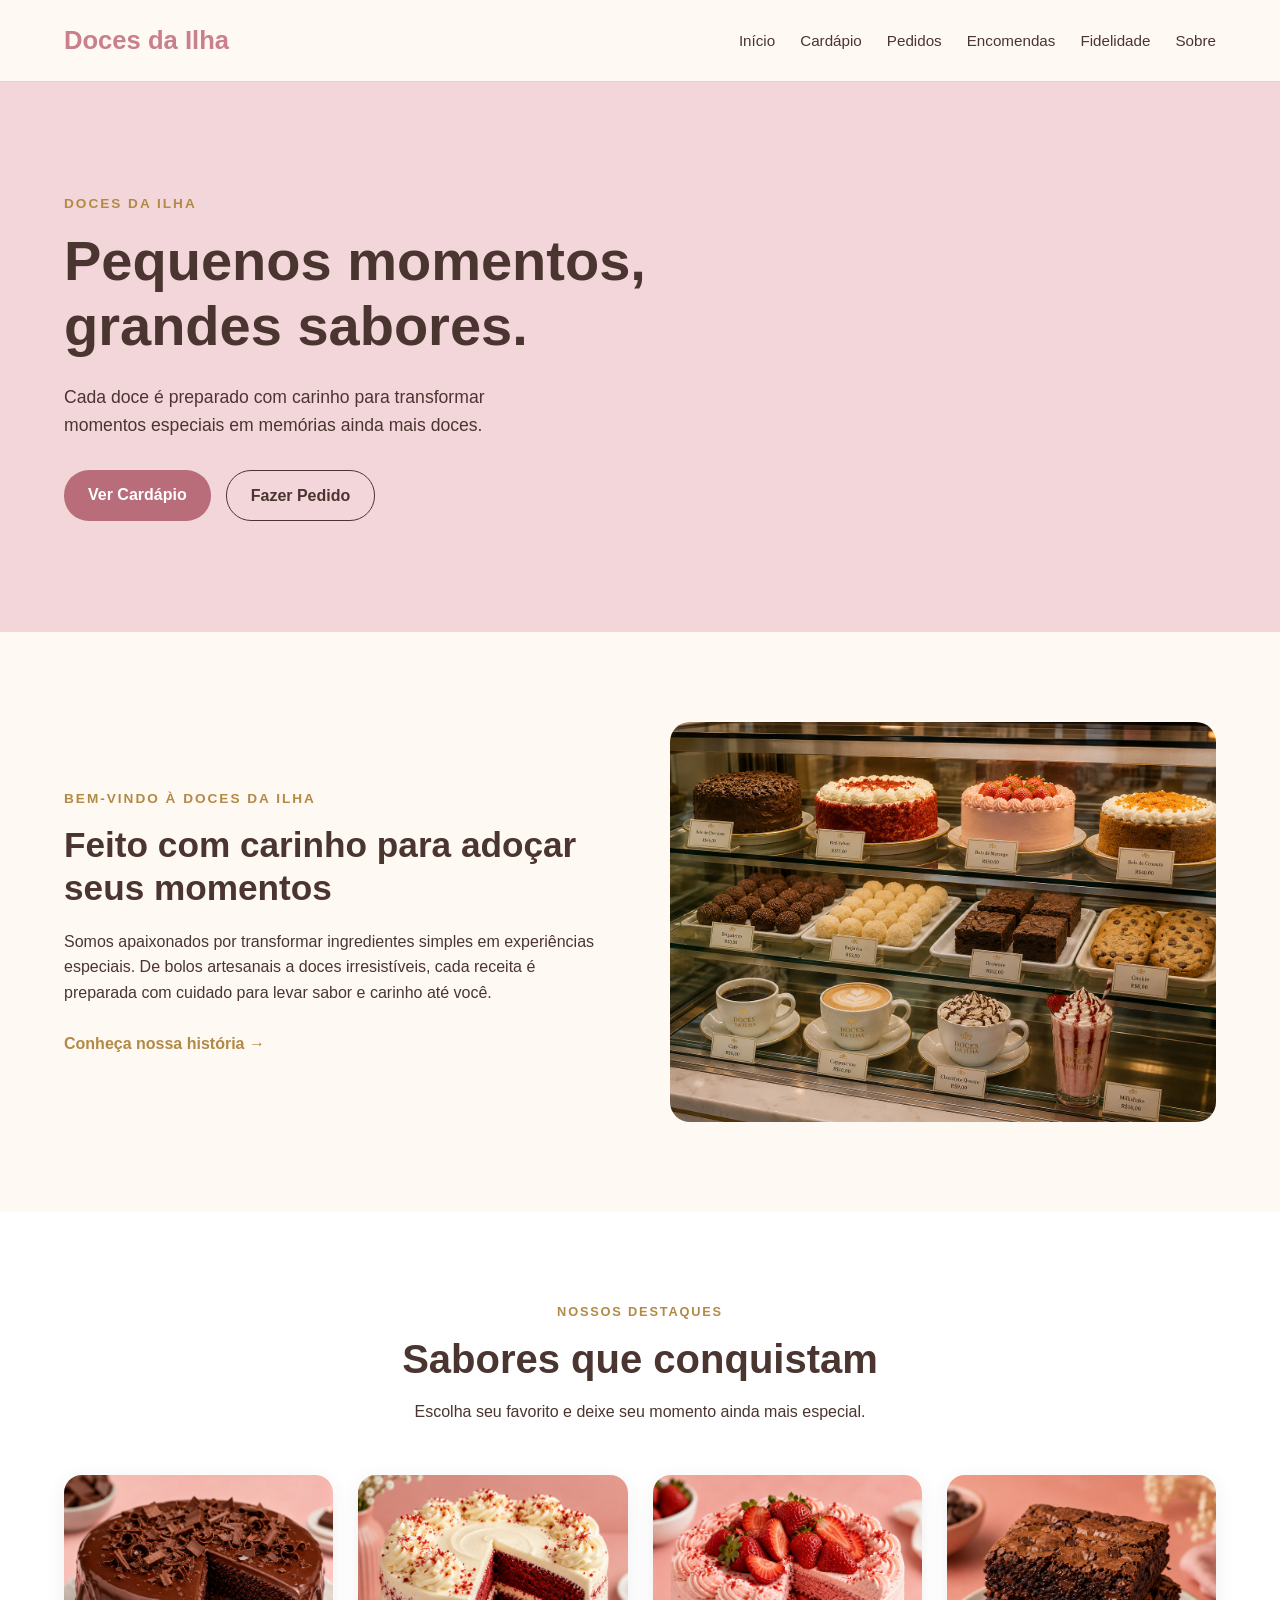
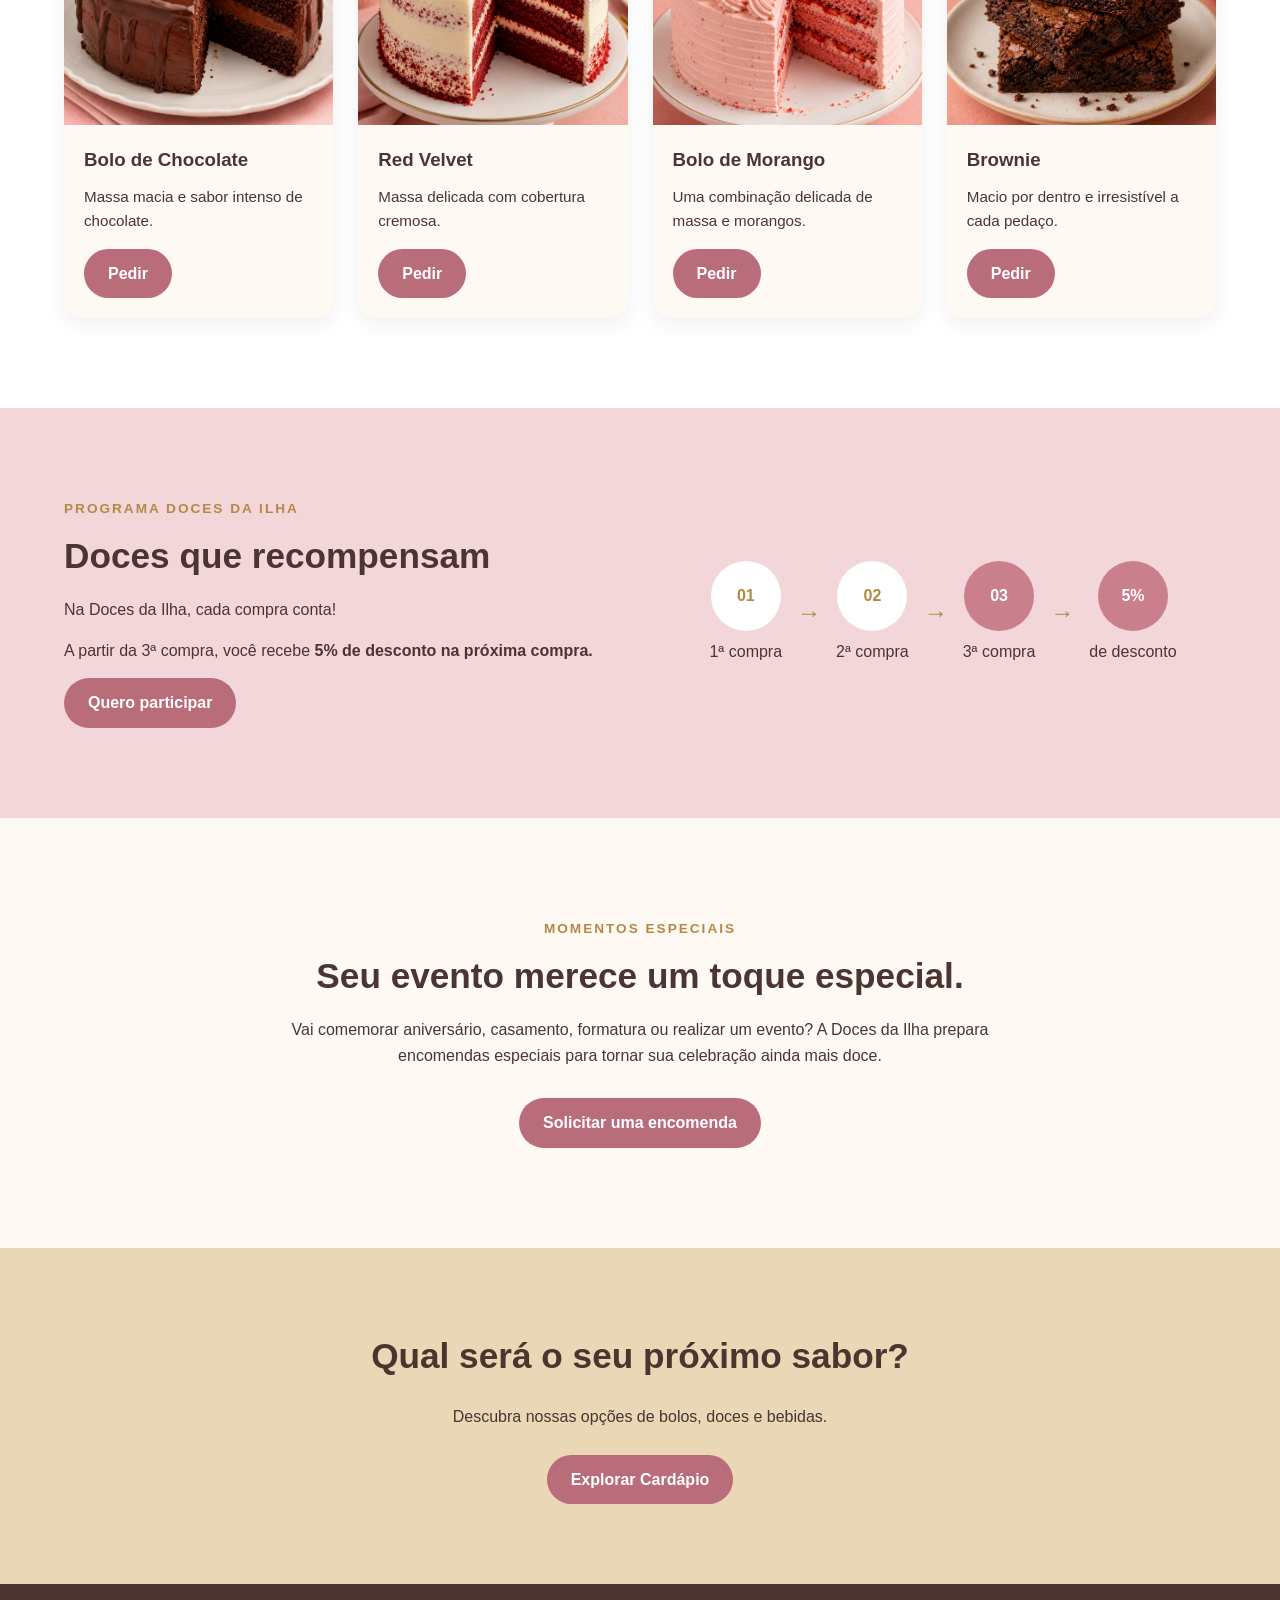
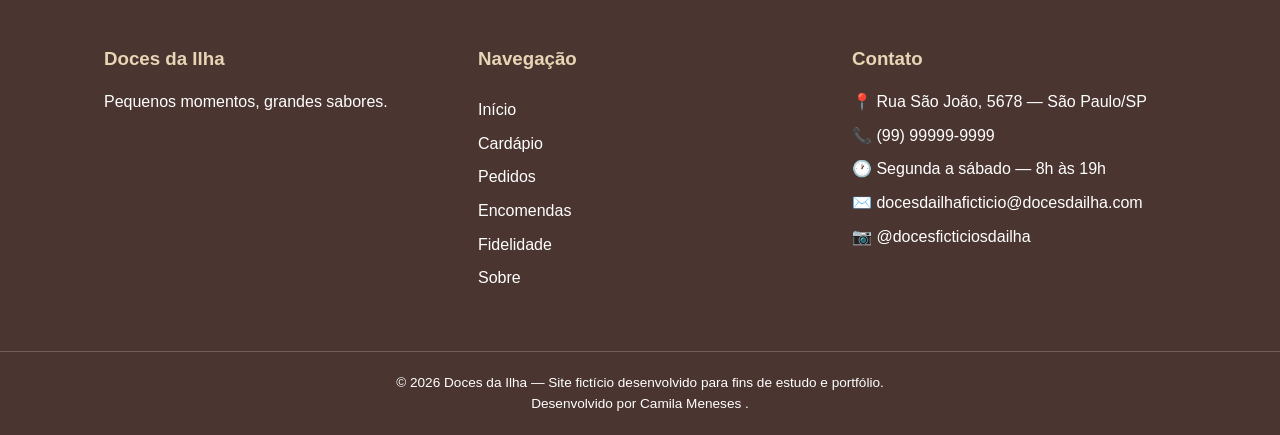
<file: index.html>
<!DOCTYPE html>

<html lang="pt-BR">
<head>
    <meta charset="UTF-8">
    <meta name="viewport" content="width=device-width, initial-scale=1.0">
    <link rel="icon" type="image/x-icon" href="img/favicon.ico?v=3">
    <meta name="description" content="Doces da Ilha - Bolos, doces e bebidas preparados com carinho para tornar seus momentos ainda mais especiais.">
    <title>Doces da Ilha | Pequenos momentos, grandes sabores</title>


<link rel="stylesheet" href="css/style.css">


</head>

<body>


<!-- Cabeçalho -->
<header>
    <nav>
        <a href="index.html" class="logo">Doces da Ilha</a>

        <ul>
            <li><a href="index.html">Início</a></li>
            <li><a href="cardapio.html">Cardápio</a></li>
            <li><a href="pedidos.html">Pedidos</a></li>
            <li><a href="encomendas.html">Encomendas</a></li>
            <li><a href="fidelidade.html">Fidelidade</a></li>
            <li><a href="sobre.html">Sobre</a></li>
        </ul>
    </nav>
</header>


<main>

    <!-- Banner principal -->
    <section class="hero">

        <div class="hero-conteudo">
            <p class="destaque">DOCES DA ILHA</p>

            <h1>Pequenos momentos,<br> grandes sabores.</h1>

            <p>
                Cada doce é preparado com carinho para transformar
                momentos especiais em memórias ainda mais doces.
            </p>

            <div class="hero-botoes">
                <a href="cardapio.html" class="botao">Ver Cardápio</a>
                <a href="pedidos.html" class="botao botao-secundario">Fazer Pedido</a>
            </div>
        </div>

    </section>


    <!-- Apresentação -->
    <section class="apresentacao">

        <div class="apresentacao-conteudo">

            <div class="apresentacao-texto">
                <p class="subtitulo">BEM-VINDO À DOCES DA ILHA</p>

                <h2>Feito com carinho para adoçar seus momentos</h2>

                <p>
                    Somos apaixonados por transformar ingredientes simples
                    em experiências especiais. De bolos artesanais a doces
                    irresistíveis, cada receita é preparada com cuidado
                    para levar sabor e carinho até você.
                </p>

                <a href="sobre.html" class="link-destaque">
                    Conheça nossa história →
                </a>
            </div>

            <div class="apresentacao-imagem">
                <img src="img/apresentacao.jpg"
                     alt="Bolos e doces da Doces da Ilha">
            </div>

        </div>

    </section>


    <!-- Produtos em destaque -->
    <section class="destaques">

        <div class="titulo-secao">
            <p class="subtitulo">NOSSOS DESTAQUES</p>

            <h2>Sabores que conquistam</h2>

            <p>
                Escolha seu favorito e deixe seu momento ainda mais especial.
            </p>
        </div>


        <div class="produtos">

            <!-- Produto 1 -->
            <article class="produto-card">

                <img src="img/bolo-chocolate.jpg"
                     alt="Bolo de chocolate">

                <div class="produto-info">
                    <h3>Bolo de Chocolate</h3>

                    <p>
                        Massa macia e sabor intenso de chocolate.
                    </p>


                    <a href="pedidos.html" class="botao">
                        Pedir
                    </a>
                </div>

            </article>


            <!-- Produto 2 -->
            <article class="produto-card">

                <img src="img/red-velvet.jpg"
                     alt="Bolo red velvet">

                <div class="produto-info">
                    <h3>Red Velvet</h3>

                    <p>
                        Massa delicada com cobertura cremosa.
                    </p>

                    <a href="pedidos.html" class="botao">
                        Pedir
                    </a>
                </div>

            </article>


            <!-- Produto 3 -->
            <article class="produto-card">

                <img src="img/bolo-morango.jpg"
                     alt="Bolo de morango">

                <div class="produto-info">
                    <h3>Bolo de Morango</h3>

                    <p>
                        Uma combinação delicada de massa e morangos.
                    </p>

                   <a href="pedidos.html" class="botao">
                        Pedir
                    </a>
                </div>

            </article>


            <!-- Produto 4 -->
            <article class="produto-card">

                <img src="img/brownie.jpg"
                     alt="Brownie">

                <div class="produto-info">
                    <h3>Brownie</h3>

                    <p>
                        Macio por dentro e irresistível a cada pedaço.
                    </p>
                <a href="pedidos.html" class="botao">
                        Pedir
                    </a>
                </div>

            </article>

        </div>

    </section>


    <!-- Programa de fidelidade -->
    <section class="fidelidade">

        <div class="fidelidade-conteudo">

            <div class="fidelidade-texto">

                <p class="subtitulo">PROGRAMA DOCES DA ILHA</p>

                <h2>Doces que recompensam</h2>

                <p>
                    Na Doces da Ilha, cada compra conta!
                </p>

                <p>
                    A partir da 3ª compra, você recebe
                    <strong>5% de desconto na próxima compra.</strong>
                </p>

                <a href="fidelidade.html" class="botao">
                    Quero participar
                </a>

            </div>


            <div class="fidelidade-etapas">

                <div class="etapa">
                    <span>01</span>
                    <p>1ª compra</p>
                </div>

                <div class="separador">→</div>

                <div class="etapa">
                    <span>02</span>
                    <p>2ª compra</p>
                </div>

                <div class="separador">→</div>

                <div class="etapa destaque-etapa">
                    <span>03</span>
                    <p>3ª compra</p>
                </div>

                <div class="separador">→</div>

                <div class="etapa desconto">
                    <span>5%</span>
                    <p>de desconto</p>
                </div>

            </div>

        </div>

    </section>


    <!-- Encomendas -->
    <section class="encomendas">

        <div class="encomendas-conteudo">

            <p class="subtitulo">MOMENTOS ESPECIAIS</p>

            <h2>Seu evento merece um toque especial.</h2>

            <p>
                Vai comemorar aniversário, casamento, formatura ou realizar
                um evento? A Doces da Ilha prepara encomendas especiais
                para tornar sua celebração ainda mais doce.
            </p>

            <a href="encomendas.html" class="botao">
                Solicitar uma encomenda
            </a>

        </div>

    </section>


    <!-- Chamada para o cardápio -->
    <section class="chamada-cardapio">

        <h2>Qual será o seu próximo sabor?</h2>

        <p>
            Descubra nossas opções de bolos, doces e bebidas.
        </p>

        <a href="cardapio.html" class="botao">
            Explorar Cardápio
        </a>

    </section>

</main>


<!-- Rodapé -->
<footer>

    <div class="rodape-conteudo">

        <div class="rodape-marca">
            <h3>Doces da Ilha</h3>
            <p>Pequenos momentos, grandes sabores.</p>
        </div>


        <div class="rodape-links">

            <h3>Navegação</h3>

            <a href="index.html">Início</a>
            <a href="cardapio.html">Cardápio</a>
            <a href="pedidos.html">Pedidos</a>
            <a href="encomendas.html">Encomendas</a>
            <a href="fidelidade.html">Fidelidade</a>
            <a href="sobre.html">Sobre</a>

        </div>


        <div class="rodape-contato">

            <h3>Contato</h3>

            <p>📍 Rua São João, 5678 — São Paulo/SP</p>
            <p>📞 (99) 99999-9999</p>
            <p>🕐 Segunda a sábado — 8h às 19h</p>
            <p>✉️ docesdailhaficticio@docesdailha.com</p>
            <p>📷 @docesficticiosdailha</p>

        </div>

    </div>


    <div class="rodape-final">
        <p>
            © 2026 Doces da Ilha — Site fictício desenvolvido para fins de estudo e portfólio.
        </p>

        <p class="credito-desenvolvedora">
    Desenvolvido por
    <a href="https://github.com/camilameneses92-cloud" target="_blank" rel="noopener noreferrer">
        Camila Meneses
    </a>.
</p>
    </div>
    
</footer>


</body>
</html>
</file>
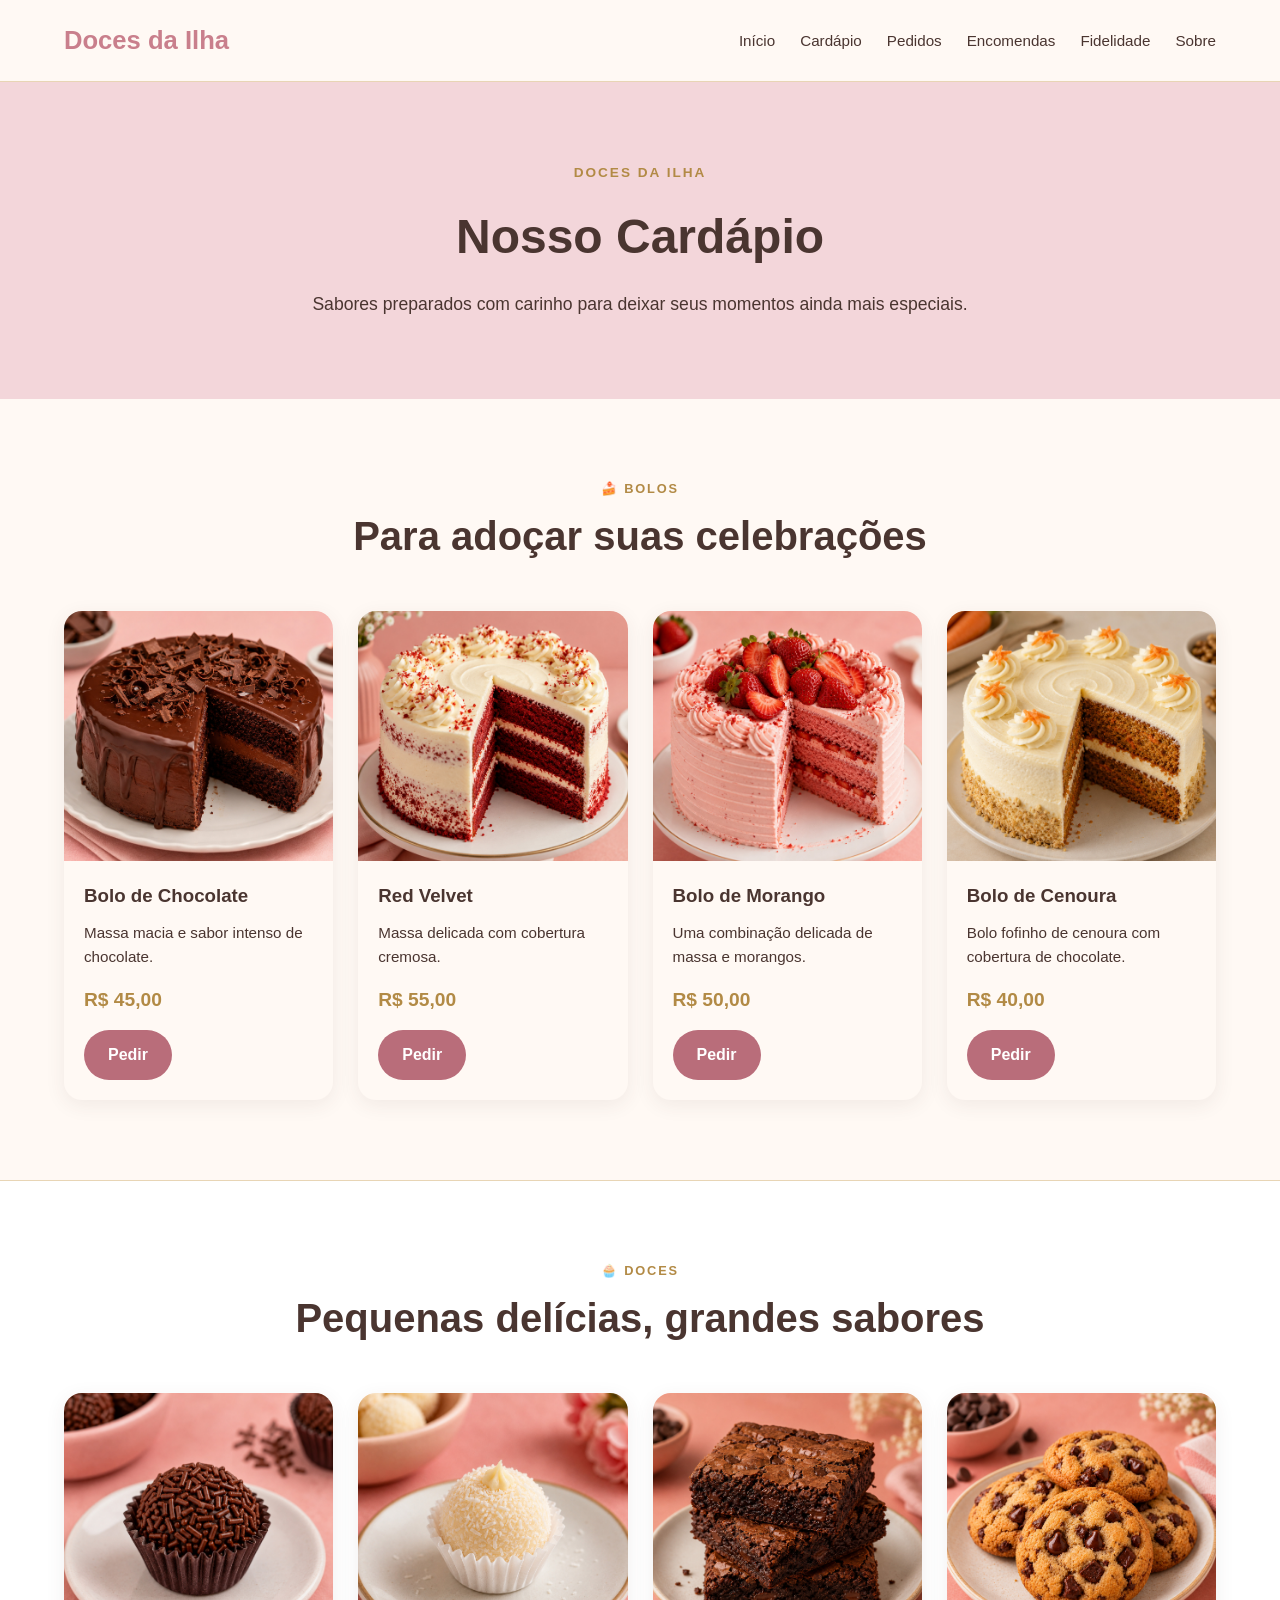
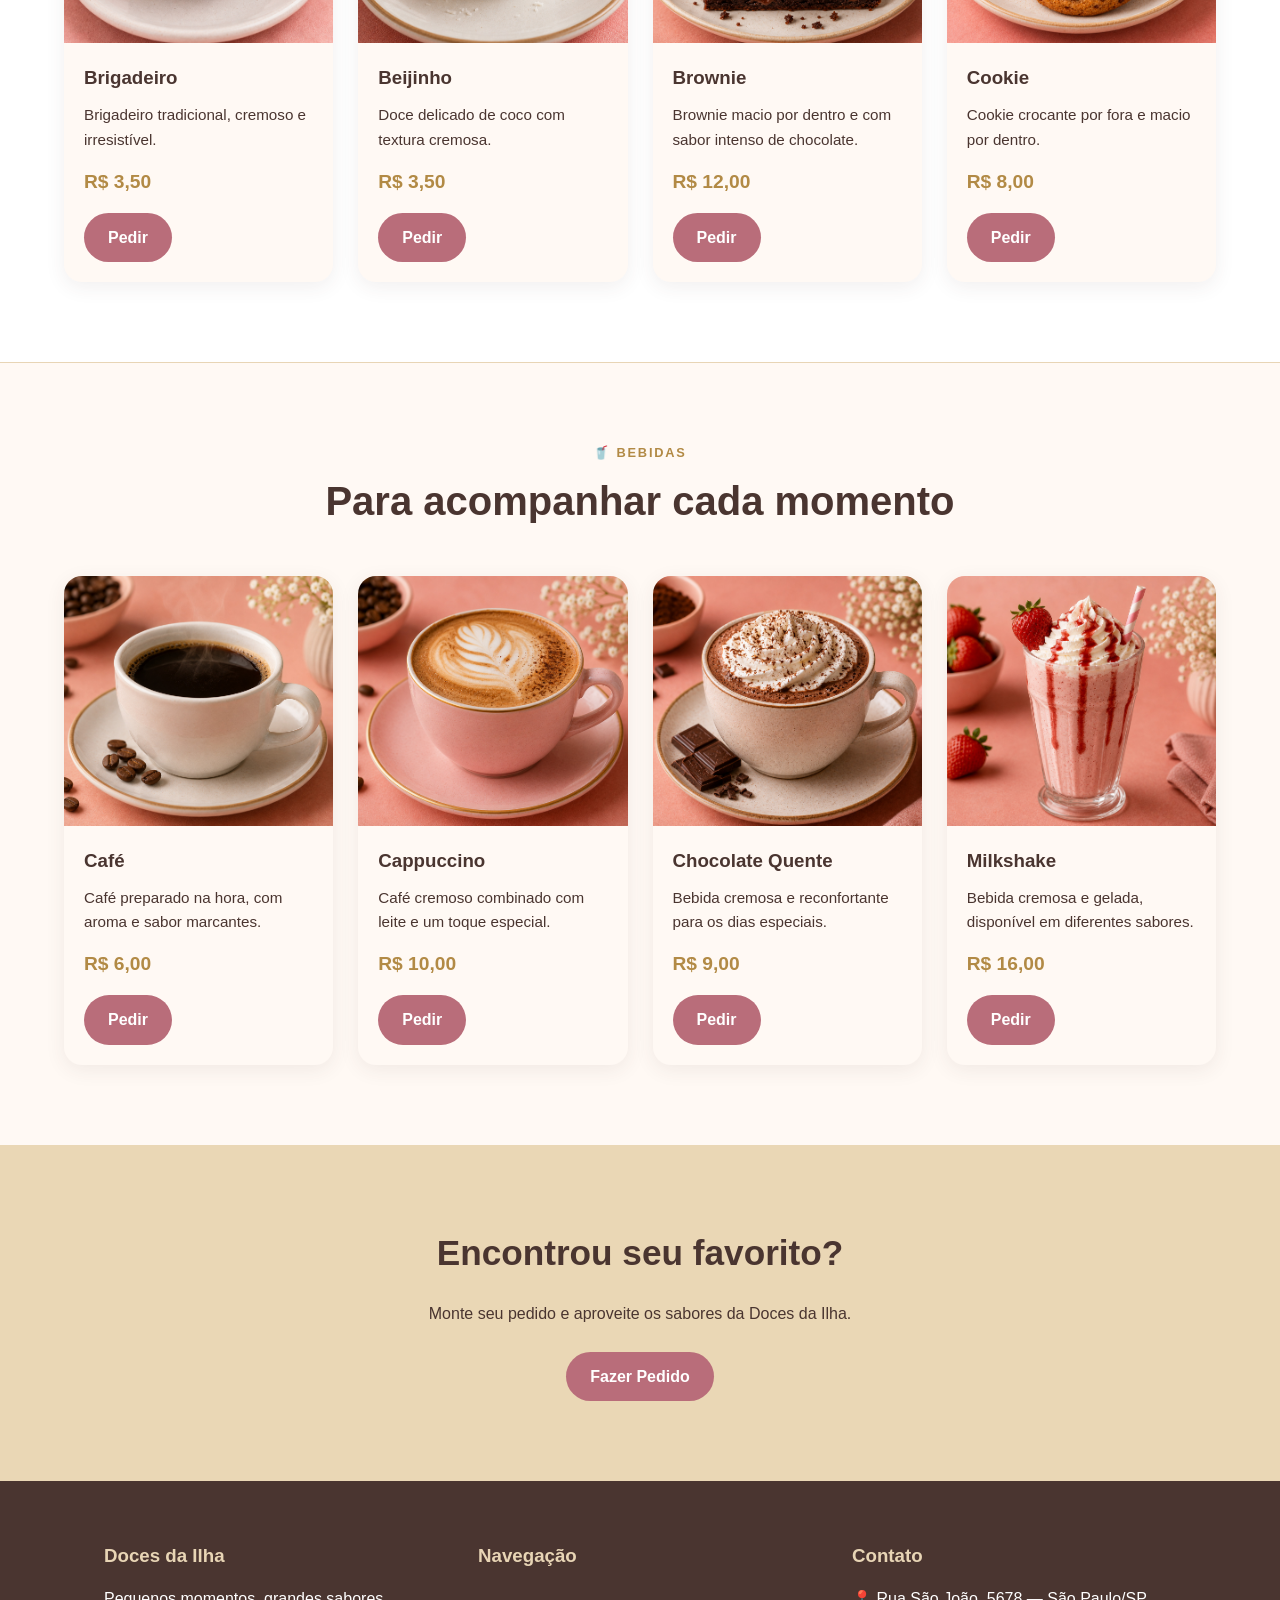
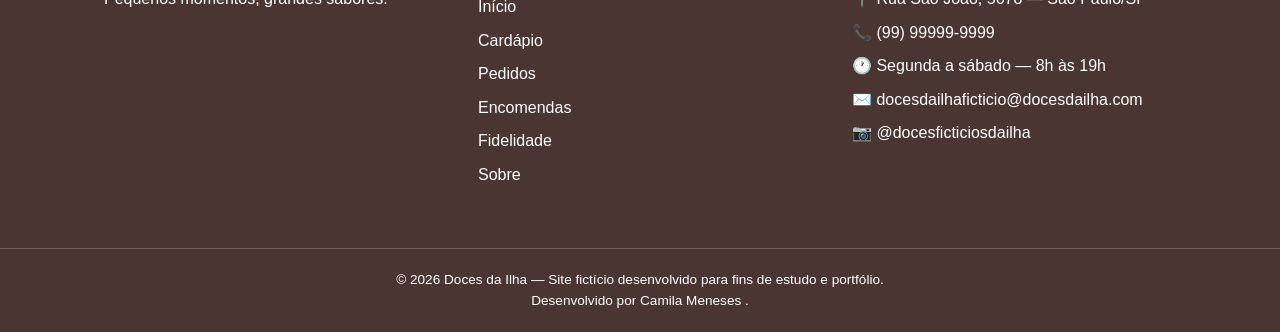
<file: cardapio.html>
<!DOCTYPE html>

<html lang="pt-BR">

<head>
    <meta charset="UTF-8">
    <meta name="viewport" content="width=device-width, initial-scale=1.0">
    
    <link rel="icon" type="image/x-icon" href="img/favicon.ico?v=3">


<meta name="description"
    content="Confira o cardápio da Doces da Ilha com bolos, doces e bebidas preparados com carinho.">

<title>Cardápio | Doces da Ilha</title>

<link rel="stylesheet" href="css/style.css">


</head>

<body>


<!-- Cabeçalho -->
<header>
    <nav>

        <a href="index.html" class="logo">
            Doces da Ilha
        </a>

        <ul>
            <li><a href="index.html">Início</a></li>
            <li><a href="cardapio.html">Cardápio</a></li>
            <li><a href="pedidos.html">Pedidos</a></li>
            <li><a href="encomendas.html">Encomendas</a></li>
            <li><a href="fidelidade.html">Fidelidade</a></li>
            <li><a href="sobre.html">Sobre</a></li>
        </ul>

    </nav>
</header>


<main>

    <!-- Apresentação do cardápio -->
    <section class="cabecalho-cardapio">

        <div class="cabecalho-cardapio-conteudo">

            <p class="subtitulo">DOCES DA ILHA</p>

            <h1>Nosso Cardápio</h1>

            <p>
                Sabores preparados com carinho para deixar
                seus momentos ainda mais especiais.
            </p>

        </div>

    </section>


    <!-- Bolos -->
    <section class="categoria-cardapio">

        <div class="titulo-secao">

            <p class="subtitulo">🍰 BOLOS</p>

            <h2>Para adoçar suas celebrações</h2>

        </div>


        <div class="produtos">

            <!-- Bolo de Chocolate -->
            <article class="produto-card">

                <img src="img/bolo-chocolate.jpg"
                    alt="Bolo de chocolate">

                <div class="produto-info">

                    <h3>Bolo de Chocolate</h3>

                    <p>
                        Massa macia e sabor intenso de chocolate.
                    </p>

                    <span class="preco">R$ 45,00</span>

                    <a href="pedidos.html" class="botao">
                        Pedir
                    </a>

                </div>

            </article>


            <!-- Red Velvet -->
            <article class="produto-card">

                <img src="img/red-velvet.jpg"
                    alt="Bolo Red Velvet">

                <div class="produto-info">

                    <h3>Red Velvet</h3>

                    <p>
                        Massa delicada com cobertura cremosa.
                    </p>

                    <span class="preco">R$ 55,00</span>

                    <a href="pedidos.html" class="botao">
                        Pedir
                    </a>

                </div>

            </article>


            <!-- Bolo de Morango -->
            <article class="produto-card">

                <img src="img/bolo-morango.jpg"
                    alt="Bolo de morango">

                <div class="produto-info">

                    <h3>Bolo de Morango</h3>

                    <p>
                        Uma combinação delicada de massa e morangos.
                    </p>

                    <span class="preco">R$ 50,00</span>

                    <a href="pedidos.html" class="botao">
                        Pedir
                    </a>

                </div>

            </article>


            <!-- Bolo de Cenoura -->
            <article class="produto-card">

                <img src="img/bolo-cenoura.jpg"
                    alt="Bolo de cenoura">

                <div class="produto-info">

                    <h3>Bolo de Cenoura</h3>

                    <p>
                        Bolo fofinho de cenoura com cobertura de chocolate.
                    </p>

                    <span class="preco">R$ 40,00</span>

                    <a href="pedidos.html" class="botao">
                        Pedir
                    </a>

                </div>

            </article>

        </div>

    </section>


    <!-- Doces -->
    <section class="categoria-cardapio categoria-rosa">

        <div class="titulo-secao">

            <p class="subtitulo">🧁 DOCES</p>

            <h2>Pequenas delícias, grandes sabores</h2>

        </div>


        <div class="produtos">

            <!-- Brigadeiro -->
            <article class="produto-card">

                <img src="img/brigadeiro.jpg"
                    alt="Brigadeiros">

                <div class="produto-info">

                    <h3>Brigadeiro</h3>

                    <p>
                        Brigadeiro tradicional, cremoso e irresistível.
                    </p>

                    <span class="preco">R$ 3,50</span>

                    <a href="pedidos.html" class="botao">
                        Pedir
                    </a>

                </div>

            </article>


            <!-- Beijinho -->
            <article class="produto-card">

                <img src="img/beijinho.jpg"
                    alt="Beijinho">

                <div class="produto-info">

                    <h3>Beijinho</h3>

                    <p>
                        Doce delicado de coco com textura cremosa.
                    </p>

                    <span class="preco">R$ 3,50</span>

                    <a href="pedidos.html" class="botao">
                        Pedir
                    </a>

                </div>

            </article>


            <!-- Brownie -->
            <article class="produto-card">

                <img src="img/brownie.jpg"
                    alt="Brownie de chocolate">

                <div class="produto-info">

                    <h3>Brownie</h3>

                    <p>
                        Brownie macio por dentro e com sabor intenso de chocolate.
                    </p>

                    <span class="preco">R$ 12,00</span>

                    <a href="pedidos.html" class="botao">
                        Pedir
                    </a>

                </div>

            </article>


            <!-- Cookie -->
            <article class="produto-card">

                <img src="img/cookie.jpg"
                    alt="Cookie com gotas de chocolate">

                <div class="produto-info">

                    <h3>Cookie</h3>

                    <p>
                        Cookie crocante por fora e macio por dentro.
                    </p>

                    <span class="preco">R$ 8,00</span>

                    <a href="pedidos.html" class="botao">
                        Pedir
                    </a>

                </div>

            </article>

        </div>

    </section>


    <!-- Bebidas -->
    <section class="categoria-cardapio">

        <div class="titulo-secao">

            <p class="subtitulo">🥤 BEBIDAS</p>

            <h2>Para acompanhar cada momento</h2>

        </div>


        <div class="produtos">

            <!-- Café -->
            <article class="produto-card">

                <img src="img/cafe.jpg"
                    alt="Café">

                <div class="produto-info">

                    <h3>Café</h3>

                    <p>
                        Café preparado na hora, com aroma e sabor marcantes.
                    </p>

                    <span class="preco">R$ 6,00</span>

                    <a href="pedidos.html" class="botao">
                        Pedir
                    </a>

                </div>

            </article>


            <!-- Cappuccino -->
            <article class="produto-card">

                <img src="img/cappuccino.jpg"
                    alt="Cappuccino">

                <div class="produto-info">

                    <h3>Cappuccino</h3>

                    <p>
                        Café cremoso combinado com leite e um toque especial.
                    </p>

                    <span class="preco">R$ 10,00</span>

                    <a href="pedidos.html" class="botao">
                        Pedir
                    </a>

                </div>

            </article>


            <!-- Chocolate Quente -->
            <article class="produto-card">

                <img src="img/chocolate-quente.jpg"
                    alt="Chocolate quente">

                <div class="produto-info">

                    <h3>Chocolate Quente</h3>

                    <p>
                        Bebida cremosa e reconfortante para os dias especiais.
                    </p>

                    <span class="preco">R$ 9,00</span>

                    <a href="pedidos.html" class="botao">
                        Pedir
                    </a>

                </div>

            </article>


            <!-- Milkshake -->
            <article class="produto-card">

                <img src="img/milkshake.jpg"
                    alt="Milkshake">

                <div class="produto-info">

                    <h3>Milkshake</h3>

                    <p>
                        Bebida cremosa e gelada, disponível em diferentes sabores.
                    </p>

                    <span class="preco">R$ 16,00</span>

                    <a href="pedidos.html" class="botao">
                        Pedir
                    </a>

                </div>

            </article>

        </div>

    </section>


    <!-- Chamada para pedido -->
    <section class="chamada-cardapio">

        <h2>Encontrou seu favorito?</h2>

        <p>
            Monte seu pedido e aproveite os sabores da Doces da Ilha.
        </p>

        <a href="pedidos.html" class="botao">
            Fazer Pedido
        </a>

    </section>

</main>


<!-- Rodapé -->
<footer>

    <div class="rodape-conteudo">

        <div class="rodape-marca">

            <h3>Doces da Ilha</h3>

            <p>
                Pequenos momentos, grandes sabores.
            </p>

        </div>


        <div class="rodape-links">

            <h3>Navegação</h3>

            <a href="index.html">Início</a>
            <a href="cardapio.html">Cardápio</a>
            <a href="pedidos.html">Pedidos</a>
            <a href="encomendas.html">Encomendas</a>
            <a href="fidelidade.html">Fidelidade</a>
            <a href="sobre.html">Sobre</a>

        </div>


        <div class="rodape-contato">

            <h3>Contato</h3>

            <p>📍 Rua São João, 5678 — São Paulo/SP</p>
            <p>📞 (99) 99999-9999</p>
            <p>🕐 Segunda a sábado — 8h às 19h</p>
            <p>✉️ docesdailhaficticio@docesdailha.com</p>
            <p>📷 @docesficticiosdailha</p>

        </div>

    </div>


    <div class="rodape-final">

        <p>
            © 2026 Doces da Ilha — Site fictício desenvolvido para fins de estudo e portfólio.
        </p>

        <p class="credito-desenvolvedora">
    Desenvolvido por
    <a href="https://github.com/camilameneses92-cloud" target="_blank" rel="noopener noreferrer">
        Camila Meneses
    </a>.
</p>

    </div>
  
</footer>


</body>

</html>
</file>
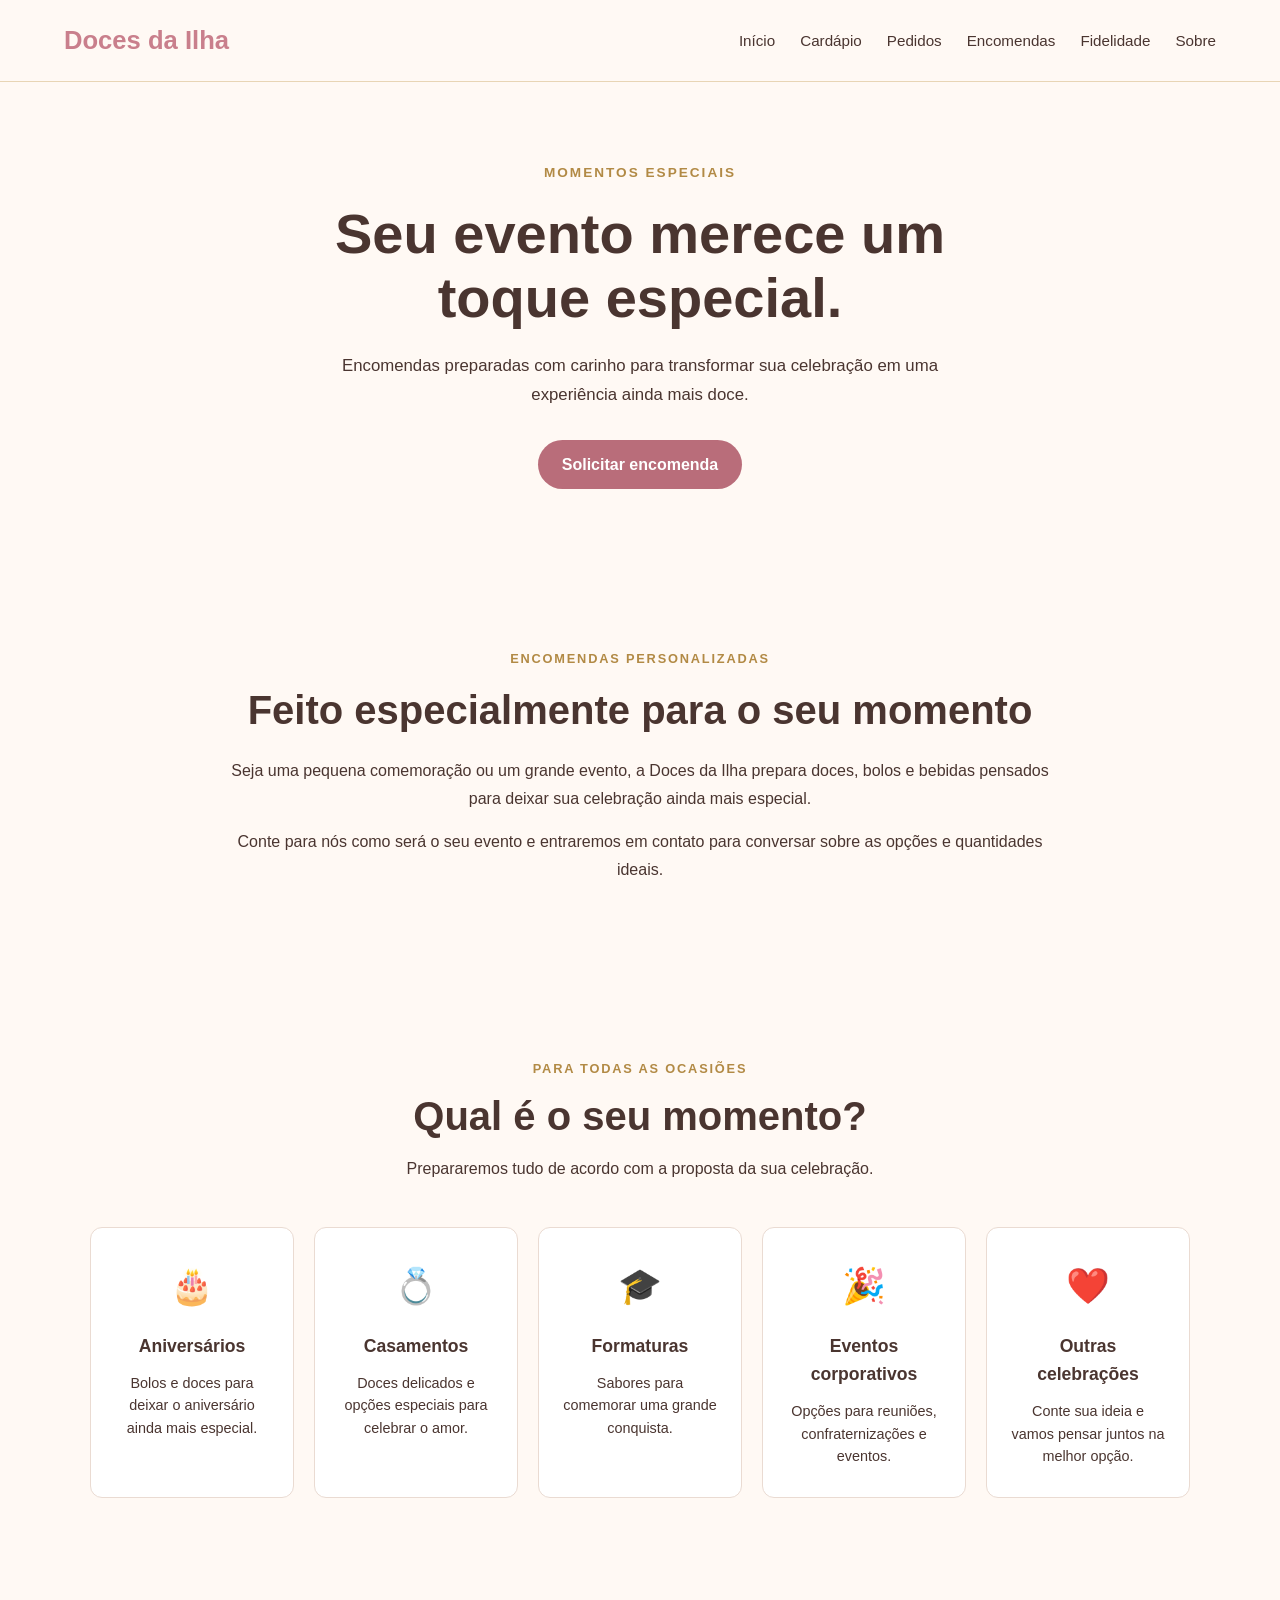
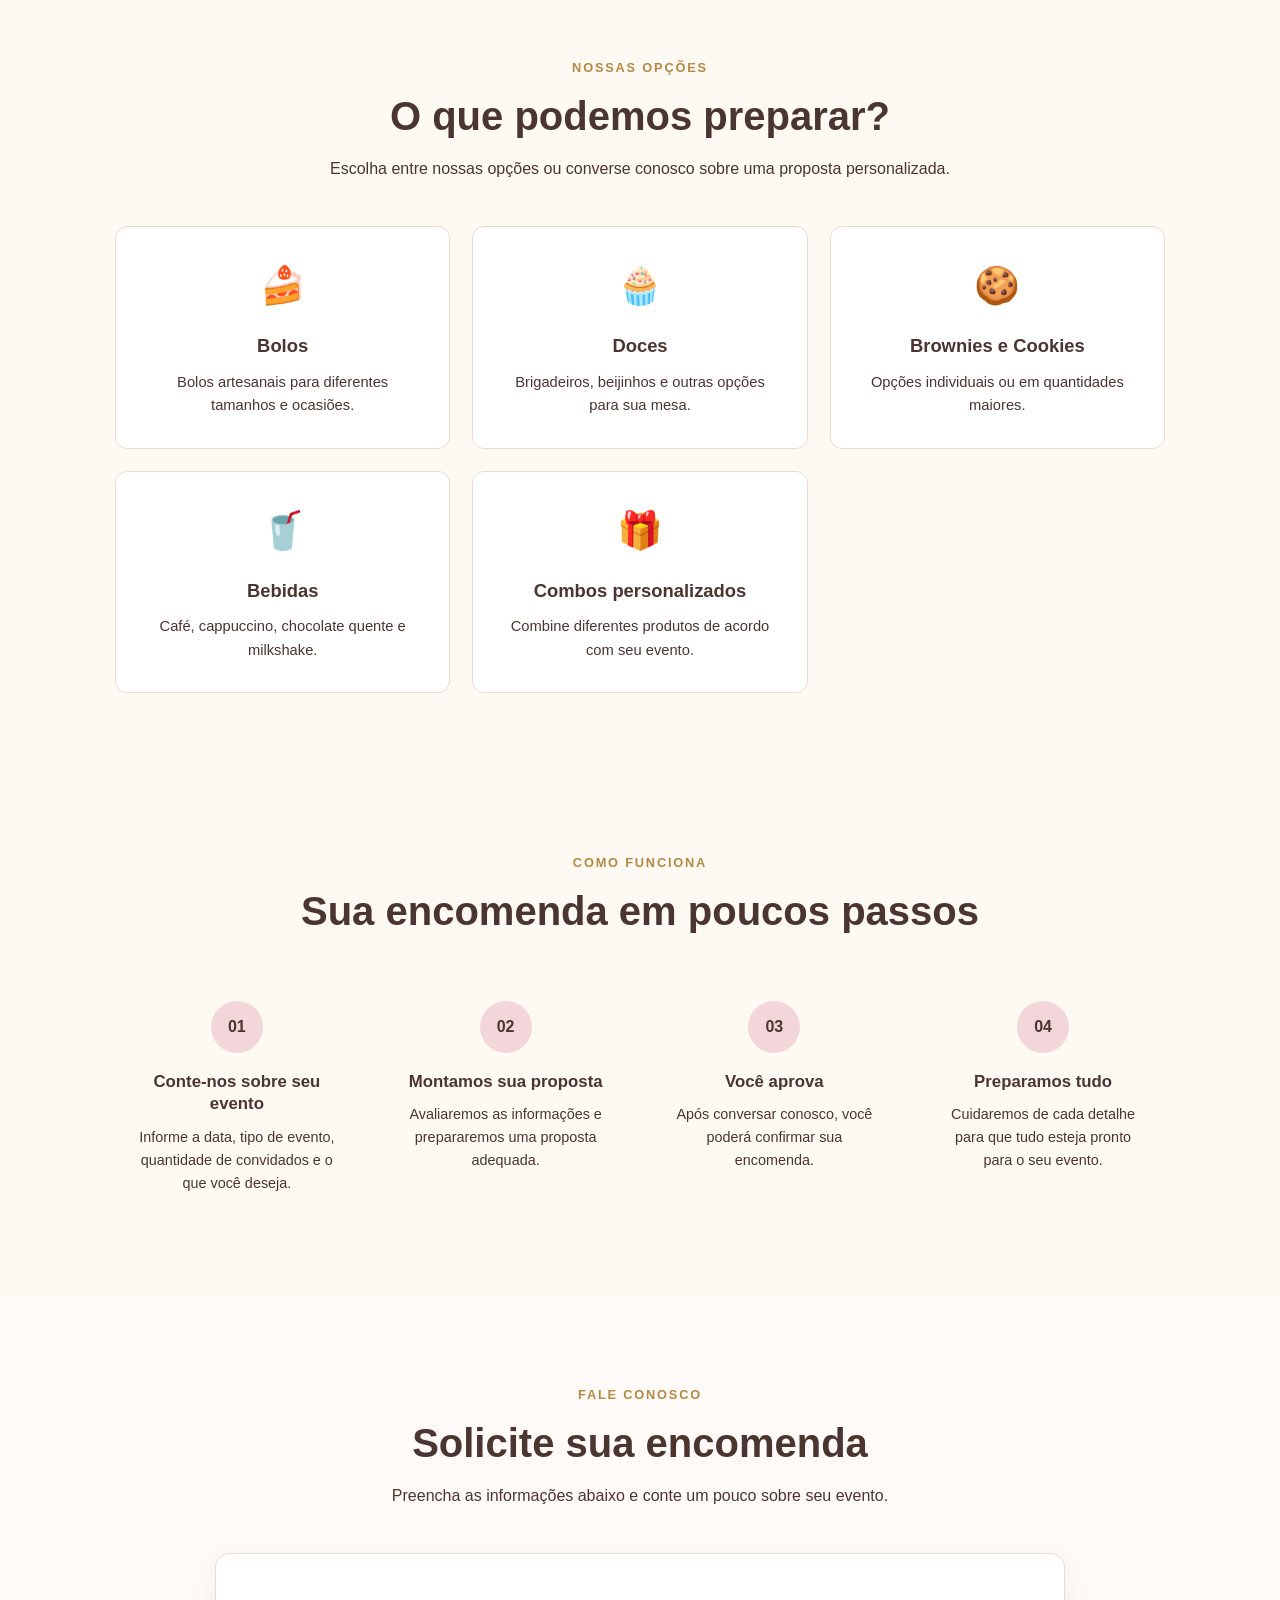
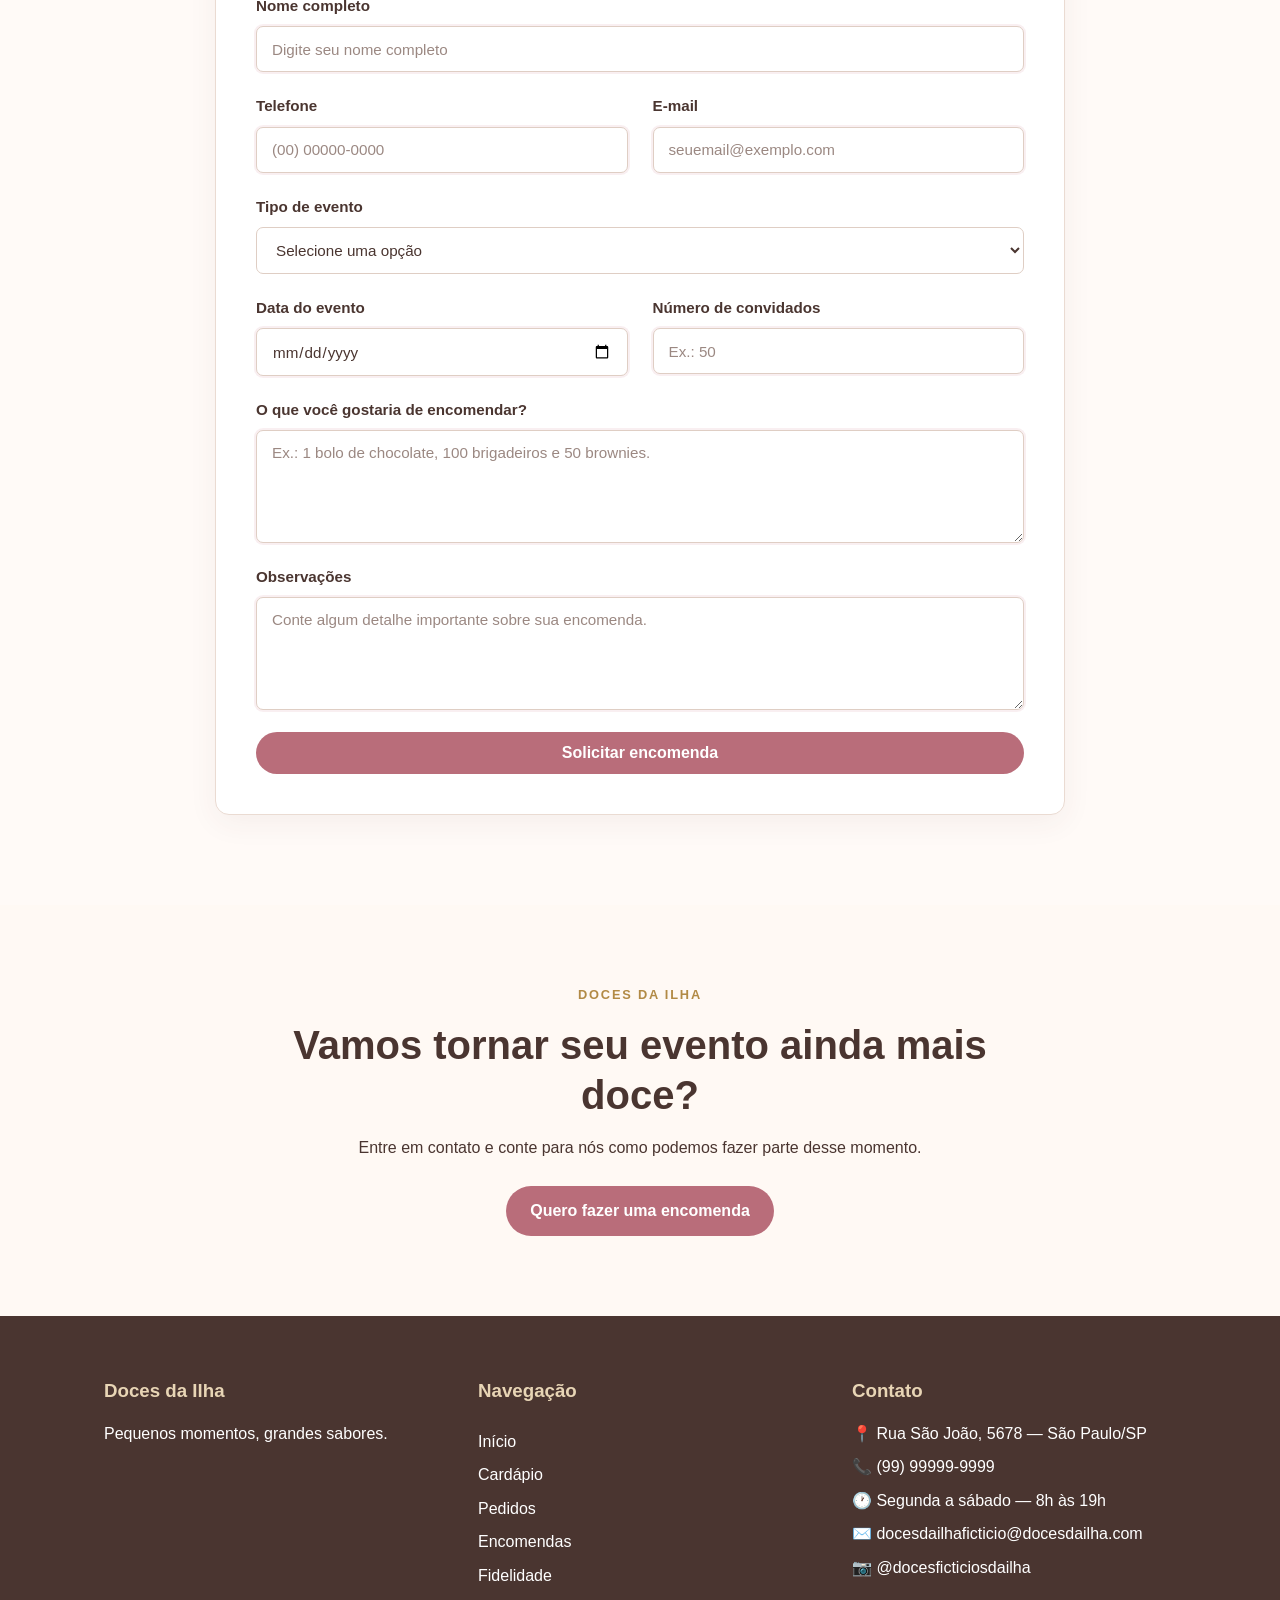
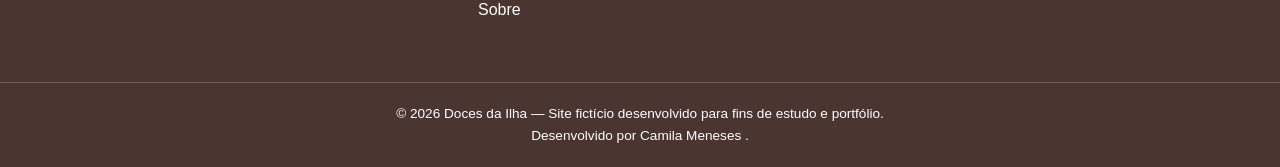
<file: encomendas.html>
<!DOCTYPE html>

<html lang="pt-BR">

<head>


<meta charset="UTF-8">

<meta name="viewport" content="width=device-width, initial-scale=1.0">

<link rel="icon" type="image/x-icon" href="img/favicon.ico?v=3">

<meta name="description"
    content="Encomendas especiais da Doces da Ilha para aniversários, casamentos, formaturas, eventos e outras celebrações.">

<title>Encomendas | Doces da Ilha</title>

<link rel="stylesheet" href="css/style.css">


</head>

<body>


<!-- =========================================
     CABEÇALHO
     ========================================= -->

<header>

    <nav>

        <a href="index.html" class="logo">
            Doces da Ilha
        </a>


        <ul>

            <li>
                <a href="index.html">
                    Início
                </a>
            </li>

            <li>
                <a href="cardapio.html">
                    Cardápio
                </a>
            </li>

            <li>
                <a href="pedidos.html">
                    Pedidos
                </a>
            </li>

            <li>
                <a href="encomendas.html">
                    Encomendas
                </a>
            </li>

            <li>
                <a href="fidelidade.html">
                    Fidelidade
                </a>
            </li>

            <li>
                <a href="sobre.html">
                    Sobre
                </a>
            </li>

        </ul>

    </nav>

</header>


<main>


    <!-- =========================================
         BANNER PRINCIPAL
         ========================================= -->

    <section class="hero-encomendas">

        <div class="hero-encomendas-conteudo">

            <p class="destaque">
                MOMENTOS ESPECIAIS
            </p>


            <h1>
                Seu evento merece
                um toque especial.
            </h1>


            <p>
                Encomendas preparadas com carinho
                para transformar sua celebração
                em uma experiência ainda mais doce.
            </p>


            <a
                href="#solicitar-encomenda"
                class="botao">

                Solicitar encomenda

            </a>

        </div>

    </section>


    <!-- =========================================
         INTRODUÇÃO
         ========================================= -->

    <section class="introducao-encomendas">

        <div class="introducao-encomendas-conteudo">

            <p class="subtitulo">
                ENCOMENDAS PERSONALIZADAS
            </p>


            <h2>
                Feito especialmente para o seu momento
            </h2>


            <p>
                Seja uma pequena comemoração ou um grande evento,
                a Doces da Ilha prepara doces, bolos e bebidas
                pensados para deixar sua celebração ainda mais
                especial.
            </p>


            <p>
                Conte para nós como será o seu evento e
                entraremos em contato para conversar sobre
                as opções e quantidades ideais.
            </p>

        </div>

    </section>


    <!-- =========================================
         TIPOS DE EVENTOS
         ========================================= -->

    <section class="eventos-encomendas">

        <div class="titulo-secao">

            <p class="subtitulo">
                PARA TODAS AS OCASIÕES
            </p>


            <h2>
                Qual é o seu momento?
            </h2>


            <p>
                Prepararemos tudo de acordo com
                a proposta da sua celebração.
            </p>

        </div>


        <div class="eventos-grid">


            <!-- Aniversário -->

            <article class="evento-card">

                <div class="evento-icone">
                    🎂
                </div>


                <h3>
                    Aniversários
                </h3>


                <p>
                    Bolos e doces para deixar
                    o aniversário ainda mais especial.
                </p>

            </article>


            <!-- Casamento -->

            <article class="evento-card">

                <div class="evento-icone">
                    💍
                </div>


                <h3>
                    Casamentos
                </h3>


                <p>
                    Doces delicados e opções
                    especiais para celebrar o amor.
                </p>

            </article>


            <!-- Formatura -->

            <article class="evento-card">

                <div class="evento-icone">
                    🎓
                </div>


                <h3>
                    Formaturas
                </h3>


                <p>
                    Sabores para comemorar
                    uma grande conquista.
                </p>

            </article>


            <!-- Eventos corporativos -->

            <article class="evento-card">

                <div class="evento-icone">
                    🎉
                </div>


                <h3>
                    Eventos corporativos
                </h3>


                <p>
                    Opções para reuniões,
                    confraternizações e eventos.
                </p>

            </article>


            <!-- Outras celebrações -->

            <article class="evento-card">

                <div class="evento-icone">
                    ❤️
                </div>


                <h3>
                    Outras celebrações
                </h3>


                <p>
                    Conte sua ideia e vamos
                    pensar juntos na melhor opção.
                </p>

            </article>

        </div>

    </section>


    <!-- =========================================
         PRODUTOS PARA ENCOMENDAS
         ========================================= -->

    <section class="opcoes-encomendas">

        <div class="titulo-secao">

            <p class="subtitulo">
                NOSSAS OPÇÕES
            </p>


            <h2>
                O que podemos preparar?
            </h2>


            <p>
                Escolha entre nossas opções ou
                converse conosco sobre uma proposta personalizada.
            </p>

        </div>


        <div class="opcoes-grid">


            <!-- Bolos -->

            <article class="opcao-card">

                <div class="opcao-icone">
                    🍰
                </div>


                <h3>
                    Bolos
                </h3>


                <p>
                    Bolos artesanais para diferentes
                    tamanhos e ocasiões.
                </p>

            </article>


            <!-- Doces -->

            <article class="opcao-card">

                <div class="opcao-icone">
                    🧁
                </div>


                <h3>
                    Doces
                </h3>


                <p>
                    Brigadeiros, beijinhos e outras
                    opções para sua mesa.
                </p>

            </article>


            <!-- Brownies e cookies -->

            <article class="opcao-card">

                <div class="opcao-icone">
                    🍪
                </div>


                <h3>
                    Brownies e Cookies
                </h3>


                <p>
                    Opções individuais ou em
                    quantidades maiores.
                </p>

            </article>


            <!-- Bebidas -->

            <article class="opcao-card">

                <div class="opcao-icone">
                    🥤
                </div>


                <h3>
                    Bebidas
                </h3>


                <p>
                    Café, cappuccino, chocolate
                    quente e milkshake.
                </p>

            </article>


            <!-- Combos -->

            <article class="opcao-card">

                <div class="opcao-icone">
                    🎁
                </div>


                <h3>
                    Combos personalizados
                </h3>


                <p>
                    Combine diferentes produtos
                    de acordo com seu evento.
                </p>

            </article>

        </div>

    </section>


    <!-- =========================================
         COMO FUNCIONA
         ========================================= -->

    <section class="como-funciona-encomendas">

        <div class="titulo-secao">

            <p class="subtitulo">
                COMO FUNCIONA
            </p>


            <h2>
                Sua encomenda em poucos passos
            </h2>

        </div>


        <div class="etapas-encomenda">


            <!-- Etapa 01 -->

            <div class="etapa-encomenda">

                <span>
                    01
                </span>


                <h3>
                    Conte-nos sobre seu evento
                </h3>


                <p>
                    Informe a data, tipo de evento,
                    quantidade de convidados e o que você deseja.
                </p>

            </div>


            <!-- Etapa 02 -->

            <div class="etapa-encomenda">

                <span>
                    02
                </span>


                <h3>
                    Montamos sua proposta
                </h3>


                <p>
                    Avaliaremos as informações e
                    prepararemos uma proposta adequada.
                </p>

            </div>


            <!-- Etapa 03 -->

            <div class="etapa-encomenda">

                <span>
                    03
                </span>


                <h3>
                    Você aprova
                </h3>


                <p>
                    Após conversar conosco,
                    você poderá confirmar sua encomenda.
                </p>

            </div>


            <!-- Etapa 04 -->

            <div class="etapa-encomenda">

                <span>
                    04
                </span>


                <h3>
                    Preparamos tudo
                </h3>


                <p>
                    Cuidaremos de cada detalhe
                    para que tudo esteja pronto para o seu evento.
                </p>

            </div>

        </div>

    </section>


    <!-- =========================================
         FORMULÁRIO
         ========================================= -->

    <section
        class="solicitar-encomenda"
        id="solicitar-encomenda">


        <div class="formulario-encomenda-container">


            <div class="titulo-secao">

                <p class="subtitulo">
                    FALE CONOSCO
                </p>


                <h2>
                    Solicite sua encomenda
                </h2>


                <p>
                    Preencha as informações abaixo
                    e conte um pouco sobre seu evento.
                </p>

            </div>


            <form
                class="formulario-encomenda"
                id="form-encomenda">


                <!-- Nome -->

                <div class="campo">

                    <label for="nome-encomenda">
                        Nome completo
                    </label>


                    <input
                        type="text"
                        id="nome-encomenda"
                        name="nome"
                        placeholder="Digite seu nome completo"
                        autocomplete="name"
                        required>

                </div>


                <!-- Telefone e e-mail -->

                <div class="campos-duplos">


                    <div class="campo">

                        <label for="telefone-encomenda">
                            Telefone
                        </label>


                        <input
                            type="tel"
                            id="telefone-encomenda"
                            name="telefone"
                            placeholder="(00) 00000-0000"
                            autocomplete="tel"
                            inputmode="numeric"
                            maxlength="15"
                            pattern="\(\d{2}\) \d{5}-\d{4}"
                            title="Digite um telefone com DDD"
                            required>

                    </div>


                    <div class="campo">

                        <label for="email-encomenda">
                            E-mail
                        </label>


                        <input
                            type="email"
                            id="email-encomenda"
                            name="email"
                            placeholder="seuemail@exemplo.com"
                            autocomplete="email"
                            required>

                    </div>

                </div>


                <!-- Tipo de evento -->

                <div class="campo">

                    <label for="tipo-evento">
                        Tipo de evento
                    </label>


                    <select
                        id="tipo-evento"
                        name="tipo-evento"
                        required>

                        <option value="">
                            Selecione uma opção
                        </option>

                        <option value="aniversario">
                            Aniversário
                        </option>

                        <option value="casamento">
                            Casamento
                        </option>

                        <option value="formatura">
                            Formatura
                        </option>

                        <option value="corporativo">
                            Evento corporativo
                        </option>

                        <option value="outra-celebracao">
                            Outra celebração
                        </option>

                    </select>

                </div>


                <!-- Data e convidados -->

                <div class="campos-duplos">


                    <div class="campo">

                        <label for="data-evento">
                            Data do evento
                        </label>


                        <input
                            type="date"
                            id="data-evento"
                            name="data-evento"
                            required>

                    </div>


                    <div class="campo">

                        <label for="convidados">
                            Número de convidados
                        </label>


                        <input
                            type="number"
                            id="convidados"
                            name="convidados"
                            min="1"
                            placeholder="Ex.: 50"
                            required>

                    </div>

                </div>


                <!-- Produtos -->

                <div class="campo">

                    <label for="produtos-encomenda">
                        O que você gostaria de encomendar?
                    </label>


                    <textarea
                        id="produtos-encomenda"
                        name="produtos"
                        rows="5"
                        placeholder="Ex.: 1 bolo de chocolate, 100 brigadeiros e 50 brownies."
                        required></textarea>

                </div>


                <!-- Observações -->

                <div class="campo">

                    <label for="observacoes-encomenda">
                        Observações
                    </label>


                    <textarea
                        id="observacoes-encomenda"
                        name="observacoes"
                        rows="5"
                        placeholder="Conte algum detalhe importante sobre sua encomenda."></textarea>

                </div>


                <!-- Botão -->

                <button
                    type="submit"
                    class="botao">

                    Solicitar encomenda

                </button>

            </form>

        </div>

    </section>


    <!-- =========================================
         CHAMADA FINAL
         ========================================= -->

    <section class="chamada-encomenda">

        <div>

            <p class="subtitulo">
                DOCES DA ILHA
            </p>


            <h2>
                Vamos tornar seu evento ainda mais doce?
            </h2>


            <p>
                Entre em contato e conte para nós
                como podemos fazer parte desse momento.
            </p>


            <a
                href="#solicitar-encomenda"
                class="botao">

                Quero fazer uma encomenda

            </a>

        </div>

    </section>

</main>
<!-- =========================================
     CONFIRMAÇÃO DA ENCOMENDA
     ========================================= -->

<div
    class="modal-encomenda"
    id="modal-encomenda"
    hidden
    role="dialog"
    aria-modal="true"
    aria-labelledby="titulo-modal-encomenda">

    <div class="modal-encomenda-conteudo">

        <div class="modal-encomenda-icone">
            ✓
        </div>

        <p class="subtitulo">
            DOCES DA ILHA
        </p>

        <h2 id="titulo-modal-encomenda">
            Encomenda realizada com sucesso!
        </h2>

        <p>
            A Doces da Ilha agradece a preferência.
            Entraremos em contato para confirmar
            os detalhes da sua encomenda.
        </p>

        <button
            type="button"
            class="botao"
            id="fechar-modal-encomenda">

            Fechar

        </button>

    </div>

</div>

<!-- =========================================
     RODAPÉ
     ========================================= -->

<footer>

    <div class="rodape-conteudo">


        <div class="rodape-marca">

            <h3>
                Doces da Ilha
            </h3>


            <p>
                Pequenos momentos,
                grandes sabores.
            </p>

        </div>


        <div class="rodape-links">

            <h3>
                Navegação
            </h3>


            <a href="index.html">
                Início
            </a>


            <a href="cardapio.html">
                Cardápio
            </a>


            <a href="pedidos.html">
                Pedidos
            </a>


            <a href="encomendas.html">
                Encomendas
            </a>


            <a href="fidelidade.html">
                Fidelidade
            </a>


            <a href="sobre.html">
                Sobre
            </a>

        </div>


        <div class="rodape-contato">

            <h3>
                Contato
            </h3>


            <p>
                📍 Rua São João, 5678 — São Paulo/SP
            </p>


            <p>
                📞 (99) 99999-9999
            </p>


            <p>
                🕐 Segunda a sábado — 8h às 19h
            </p>


            <p>
                ✉️ docesdailhaficticio@docesdailha.com
            </p>


            <p>
                📷 @docesficticiosdailha
            </p>

        </div>

    </div>


    <div class="rodape-final">

        <p>
            © 2026 Doces da Ilha —
            Site fictício desenvolvido
            para fins de estudo e portfólio.
        </p>

        <p class="credito-desenvolvedora">
    Desenvolvido por
    <a href="https://github.com/camilameneses92-cloud" target="_blank" rel="noopener noreferrer">
        Camila Meneses
    </a>.
</p>

    </div>
  
</footer>


<!-- =========================================
     JAVASCRIPT
     ========================================= -->

<script src="js/script.js"></script>


</body>

</html>
</file>
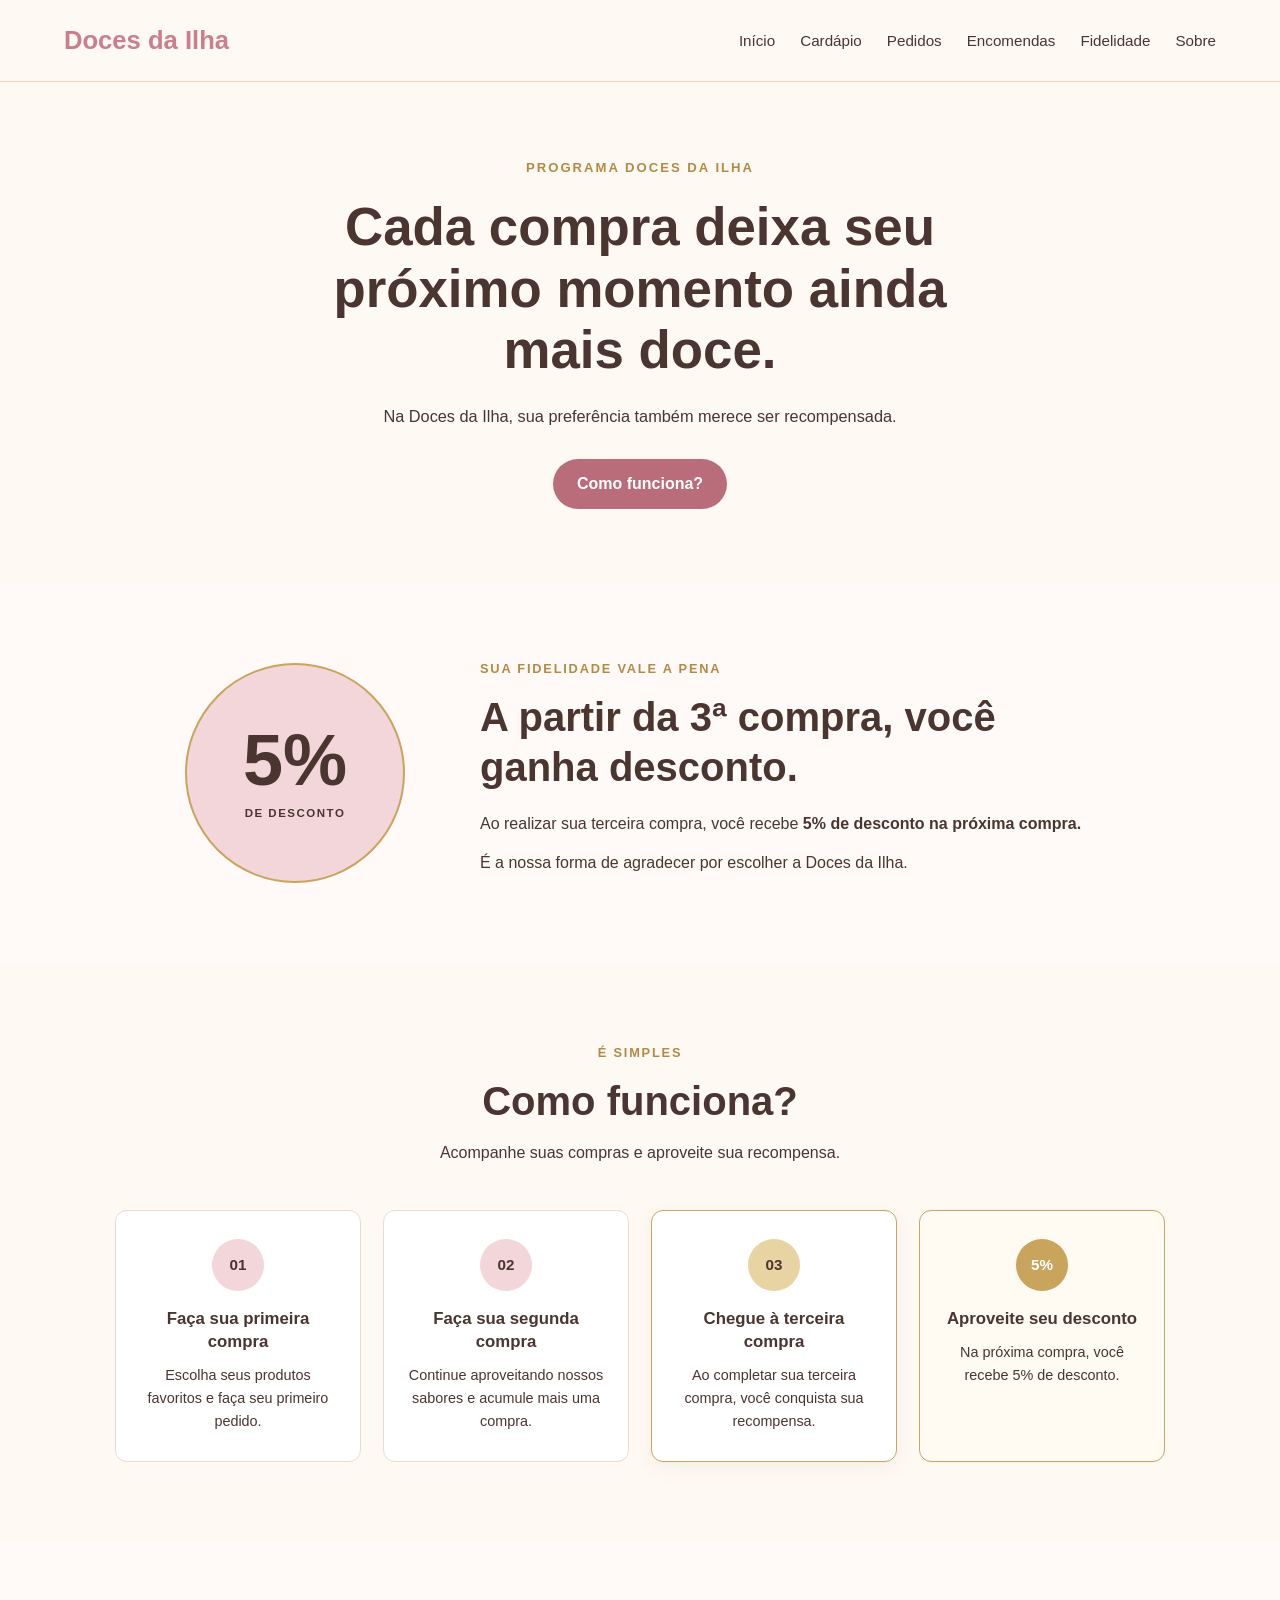
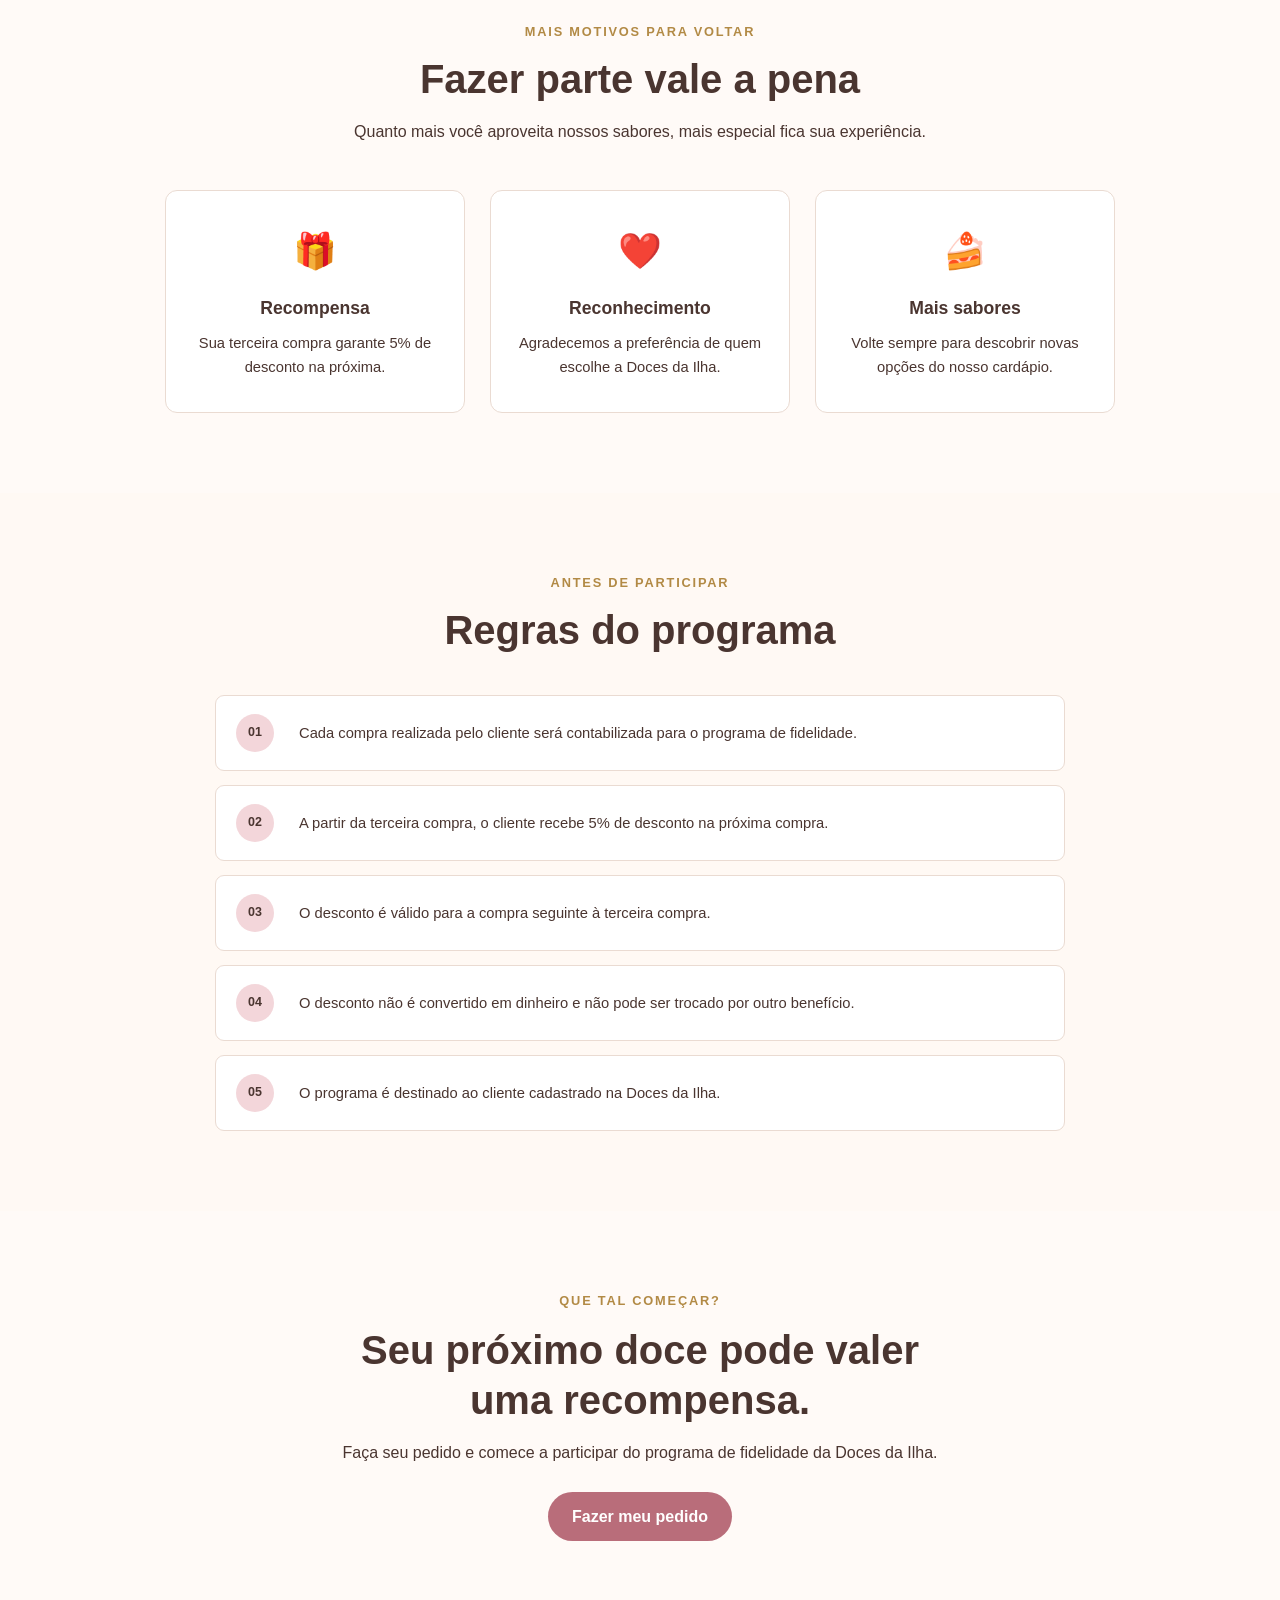
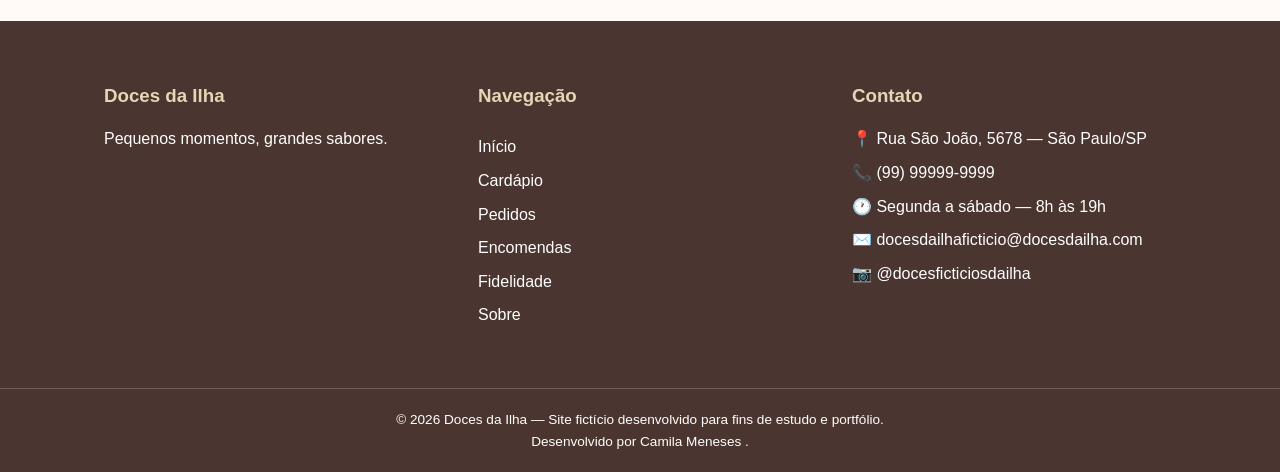
<file: fidelidade.html>
<!DOCTYPE html>

<html lang="pt-BR">

<head>


<meta charset="UTF-8">

<meta name="viewport" content="width=device-width, initial-scale=1.0">
<link rel="icon" type="image/x-icon" href="img/favicon.ico?v=3">
<meta name="description"
    content="Conheça o programa de fidelidade da Doces da Ilha e descubra como ganhar 5% de desconto na próxima compra.">

<title>Fidelidade | Doces da Ilha</title>

<link rel="stylesheet" href="css/style.css">


</head>

<body>


<!-- =========================================
     CABEÇALHO
     ========================================= -->

<header>

    <nav>

        <a href="index.html" class="logo">
            Doces da Ilha
        </a>


        <ul>

            <li>
                <a href="index.html">
                    Início
                </a>
            </li>

            <li>
                <a href="cardapio.html">
                    Cardápio
                </a>
            </li>

            <li>
                <a href="pedidos.html">
                    Pedidos
                </a>
            </li>

            <li>
                <a href="encomendas.html">
                    Encomendas
                </a>
            </li>

            <li>
                <a href="fidelidade.html">
                    Fidelidade
                </a>
            </li>

            <li>
                <a href="sobre.html">
                    Sobre
                </a>
            </li>

        </ul>

    </nav>

</header>


<main>


    <!-- =========================================
         BANNER PRINCIPAL
         ========================================= -->

    <section class="hero-fidelidade">

        <div class="hero-fidelidade-conteudo">

            <p class="destaque">
                PROGRAMA DOCES DA ILHA
            </p>


            <h1>
                Cada compra deixa
                seu próximo momento
                ainda mais doce.
            </h1>


            <p>
                Na Doces da Ilha, sua preferência
                também merece ser recompensada.
            </p>


            <a
                href="#como-funciona-fidelidade"
                class="botao">

                Como funciona?

            </a>

        </div>

    </section>


    <!-- =========================================
         DESTAQUE DO DESCONTO
         ========================================= -->

    <section class="destaque-desconto">

        <div class="destaque-desconto-conteudo">


            <div class="desconto-numero">

                <span>
                    5%
                </span>

                <small>
                    DE DESCONTO
                </small>

            </div>


            <div class="desconto-texto">

                <p class="subtitulo">
                    SUA FIDELIDADE VALE A PENA
                </p>


                <h2>
                    A partir da 3ª compra,
                    você ganha desconto.
                </h2>


                <p>
                    Ao realizar sua terceira compra,
                    você recebe <strong>5% de desconto
                    na próxima compra.</strong>
                </p>


                <p>
                    É a nossa forma de agradecer
                    por escolher a Doces da Ilha.
                </p>

            </div>

        </div>

    </section>


    <!-- =========================================
         COMO FUNCIONA
         ========================================= -->

    <section
        class="como-funciona-fidelidade"
        id="como-funciona-fidelidade">


        <div class="titulo-secao">

            <p class="subtitulo">
                É SIMPLES
            </p>


            <h2>
                Como funciona?
            </h2>


            <p>
                Acompanhe suas compras e aproveite
                sua recompensa.
            </p>

        </div>


        <div class="etapas-fidelidade">


            <!-- Compra 01 -->

            <article class="etapa-fidelidade">

                <span class="numero-etapa">
                    01
                </span>


                <div>

                    <h3>
                        Faça sua primeira compra
                    </h3>


                    <p>
                        Escolha seus produtos favoritos
                        e faça seu primeiro pedido.
                    </p>

                </div>

            </article>


            <!-- Compra 02 -->

            <article class="etapa-fidelidade">

                <span class="numero-etapa">
                    02
                </span>


                <div>

                    <h3>
                        Faça sua segunda compra
                    </h3>


                    <p>
                        Continue aproveitando nossos
                        sabores e acumule mais uma compra.
                    </p>

                </div>

            </article>


            <!-- Compra 03 -->

            <article class="etapa-fidelidade destaque-etapa-fidelidade">

                <span class="numero-etapa">
                    03
                </span>


                <div>

                    <h3>
                        Chegue à terceira compra
                    </h3>


                    <p>
                        Ao completar sua terceira compra,
                        você conquista sua recompensa.
                    </p>

                </div>

            </article>


            <!-- Desconto -->

            <article class="etapa-fidelidade etapa-desconto">

                <span class="numero-etapa">
                    5%
                </span>


                <div>

                    <h3>
                        Aproveite seu desconto
                    </h3>


                    <p>
                        Na próxima compra, você recebe
                        5% de desconto.
                    </p>

                </div>

            </article>

        </div>

    </section>


    <!-- =========================================
         BENEFÍCIOS
         ========================================= -->

    <section class="beneficios-fidelidade">

        <div class="titulo-secao">

            <p class="subtitulo">
                MAIS MOTIVOS PARA VOLTAR
            </p>


            <h2>
                Fazer parte vale a pena
            </h2>


            <p>
                Quanto mais você aproveita nossos sabores,
                mais especial fica sua experiência.
            </p>

        </div>


        <div class="beneficios-grid">


            <!-- Benefício 01 -->

            <article class="beneficio-card">

                <div class="beneficio-icone">
                    🎁
                </div>


                <h3>
                    Recompensa
                </h3>


                <p>
                    Sua terceira compra garante
                    5% de desconto na próxima.
                </p>

            </article>


            <!-- Benefício 02 -->

            <article class="beneficio-card">

                <div class="beneficio-icone">
                    ❤️
                </div>


                <h3>
                    Reconhecimento
                </h3>


                <p>
                    Agradecemos a preferência
                    de quem escolhe a Doces da Ilha.
                </p>

            </article>


            <!-- Benefício 03 -->

            <article class="beneficio-card">

                <div class="beneficio-icone">
                    🍰
                </div>


                <h3>
                    Mais sabores
                </h3>


                <p>
                    Volte sempre para descobrir
                    novas opções do nosso cardápio.
                </p>

            </article>

        </div>

    </section>


    <!-- =========================================
         REGRAS DO PROGRAMA
         ========================================= -->

    <section class="regras-fidelidade">

        <div class="regras-fidelidade-conteudo">


            <div class="titulo-secao">

                <p class="subtitulo">
                    ANTES DE PARTICIPAR
                </p>


                <h2>
                    Regras do programa
                </h2>

            </div>


            <div class="regras-lista">


                <div class="regra">

                    <span>
                        01
                    </span>


                    <p>
                        Cada compra realizada pelo cliente
                        será contabilizada para o programa
                        de fidelidade.
                    </p>

                </div>


                <div class="regra">

                    <span>
                        02
                    </span>


                    <p>
                        A partir da terceira compra,
                        o cliente recebe 5% de desconto
                        na próxima compra.
                    </p>

                </div>


                <div class="regra">

                    <span>
                        03
                    </span>


                    <p>
                        O desconto é válido para a compra
                        seguinte à terceira compra.
                    </p>

                </div>


                <div class="regra">

                    <span>
                        04
                    </span>


                    <p>
                        O desconto não é convertido
                        em dinheiro e não pode ser
                        trocado por outro benefício.
                    </p>

                </div>


                <div class="regra">

                    <span>
                        05
                    </span>


                    <p>
                        O programa é destinado ao
                        cliente cadastrado na Doces da Ilha.
                    </p>

                </div>

            </div>

        </div>

    </section>


    <!-- =========================================
         CHAMADA PARA PEDIDO
         ========================================= -->

    <section class="chamada-fidelidade">

        <div>

            <p class="subtitulo">
                QUE TAL COMEÇAR?
            </p>


            <h2>
                Seu próximo doce
                pode valer uma recompensa.
            </h2>


            <p>
                Faça seu pedido e comece a participar
                do programa de fidelidade da Doces da Ilha.
            </p>


            <a
                href="pedidos.html"
                class="botao">

                Fazer meu pedido

            </a>

        </div>

    </section>

</main>


<!-- =========================================
     RODAPÉ
     ========================================= -->

<footer>

    <div class="rodape-conteudo">


        <div class="rodape-marca">

            <h3>
                Doces da Ilha
            </h3>


            <p>
                Pequenos momentos,
                grandes sabores.
            </p>

        </div>


        <div class="rodape-links">

            <h3>
                Navegação
            </h3>


            <a href="index.html">
                Início
            </a>


            <a href="cardapio.html">
                Cardápio
            </a>


            <a href="pedidos.html">
                Pedidos
            </a>


            <a href="encomendas.html">
                Encomendas
            </a>


            <a href="fidelidade.html">
                Fidelidade
            </a>


            <a href="sobre.html">
                Sobre
            </a>

        </div>


        <div class="rodape-contato">

            <h3>
                Contato
            </h3>


            <p>
                📍 Rua São João, 5678 — São Paulo/SP
            </p>


            <p>
                📞 (99) 99999-9999
            </p>


            <p>
                🕐 Segunda a sábado — 8h às 19h
            </p>


            <p>
                ✉️ docesdailhaficticio@docesdailha.com
            </p>


            <p>
                📷 @docesficticiosdailha
            </p>

        </div>

    </div>


    <div class="rodape-final">

        <p>
            © 2026 Doces da Ilha —
            Site fictício desenvolvido
            para fins de estudo e portfólio.
        </p>

        <p class="credito-desenvolvedora">
    Desenvolvido por
    <a href="https://github.com/camilameneses92-cloud" target="_blank" rel="noopener noreferrer">
        Camila Meneses
    </a>.
</p>

    </div>
    
</footer>


<!-- =========================================
     JAVASCRIPT
     ========================================= -->

<script src="js/script.js"></script>


</body>

</html>
</file>
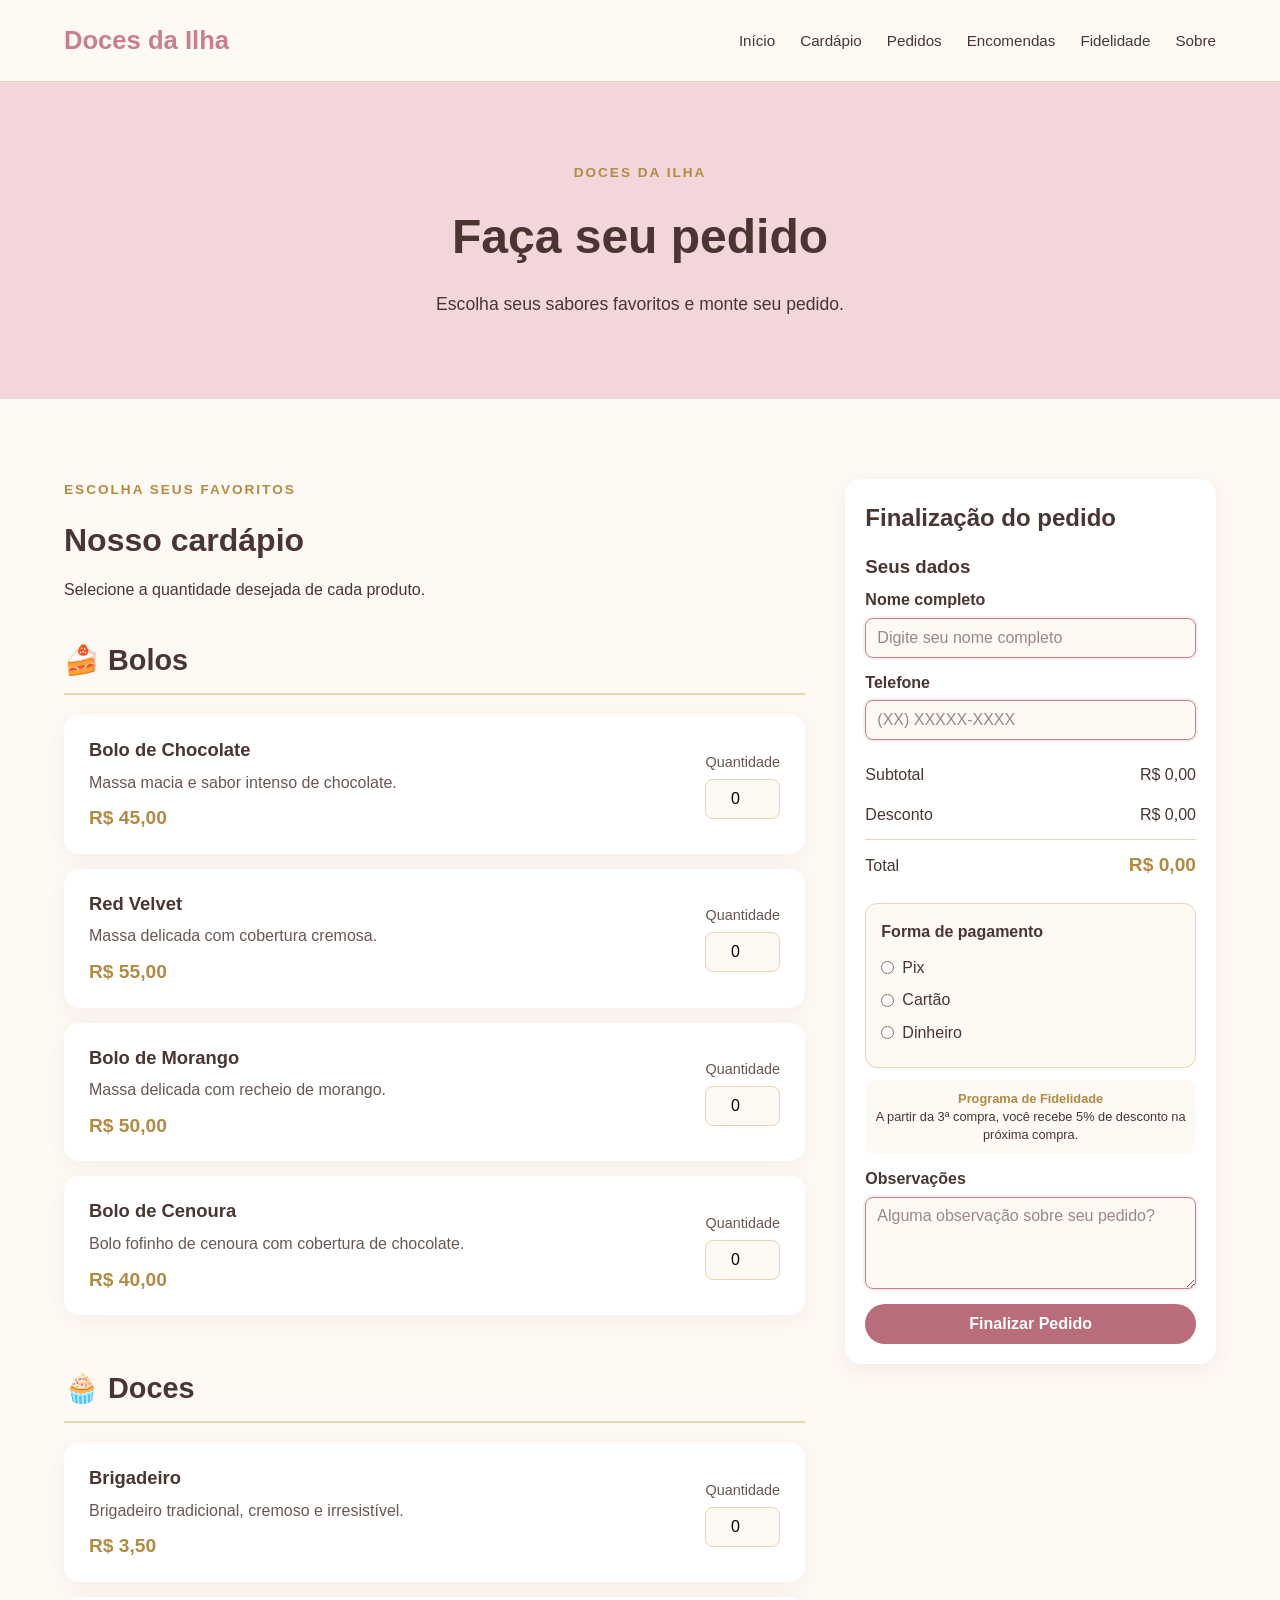
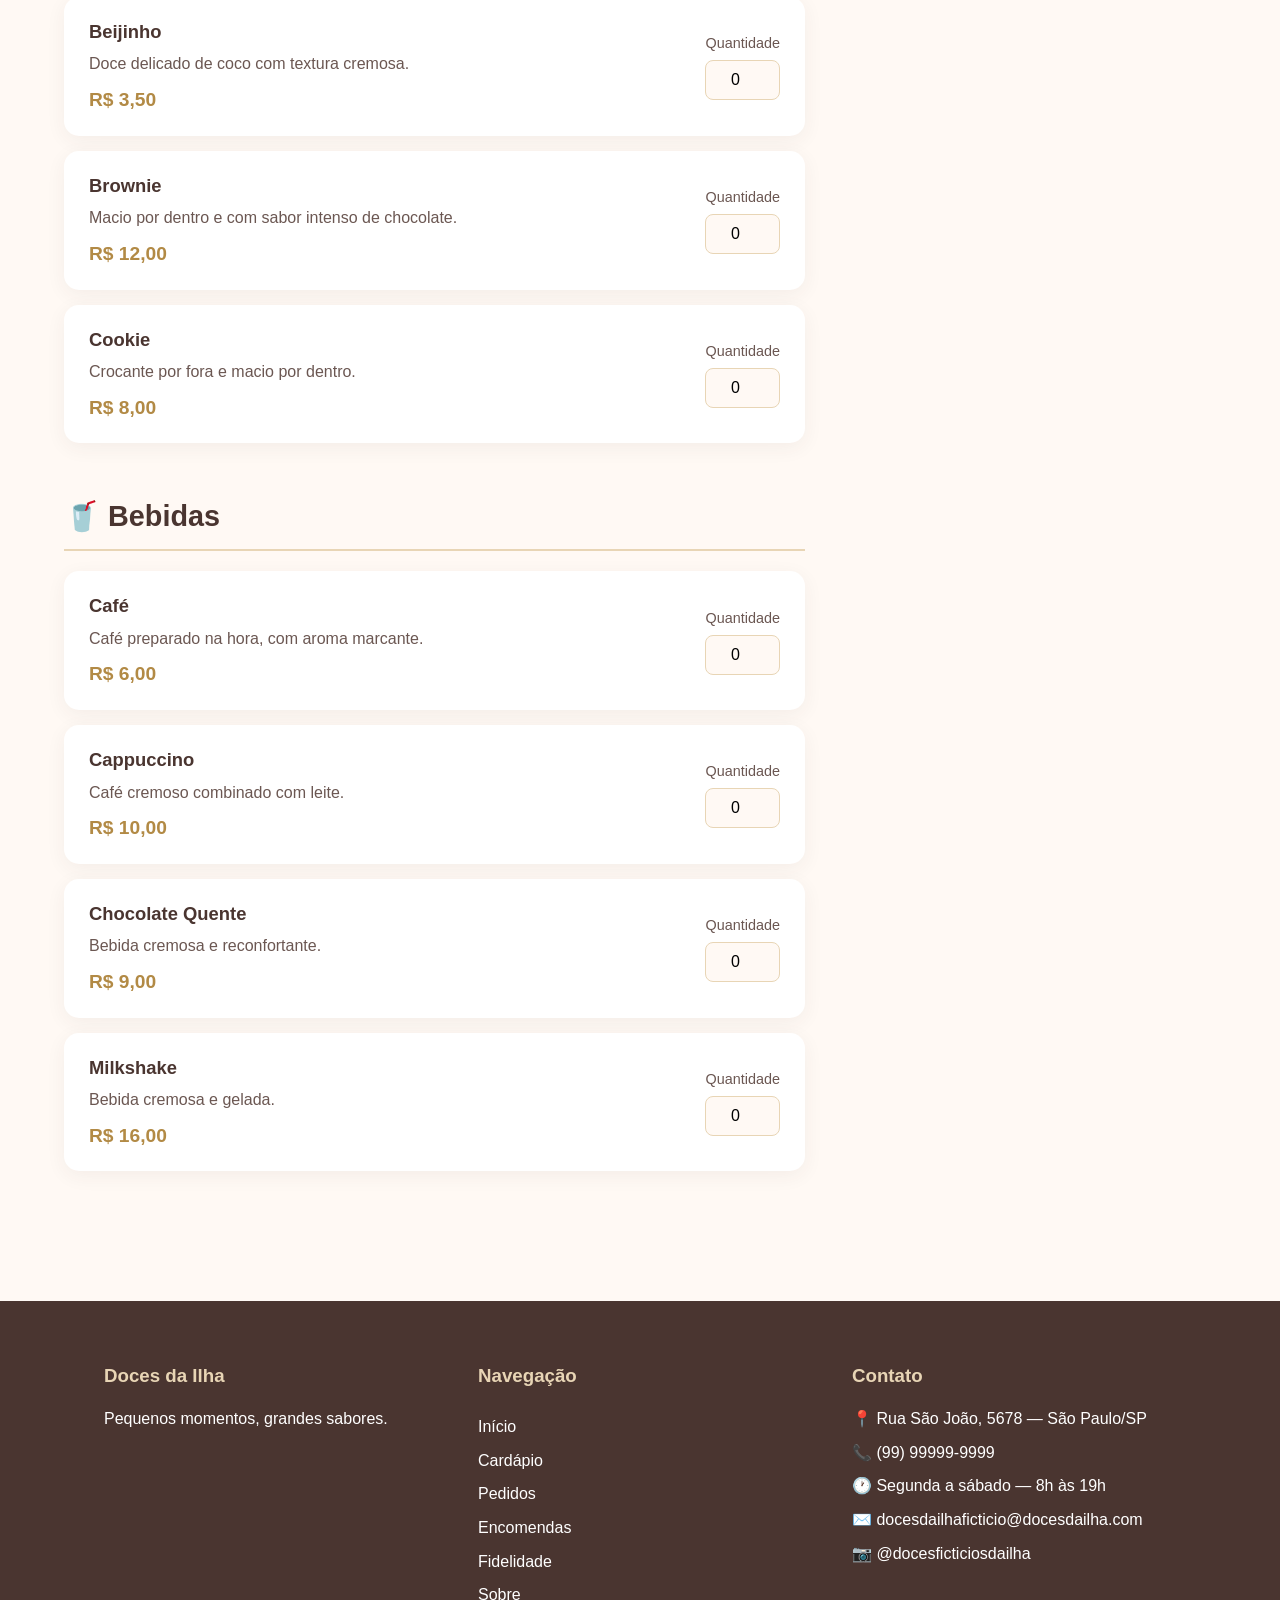
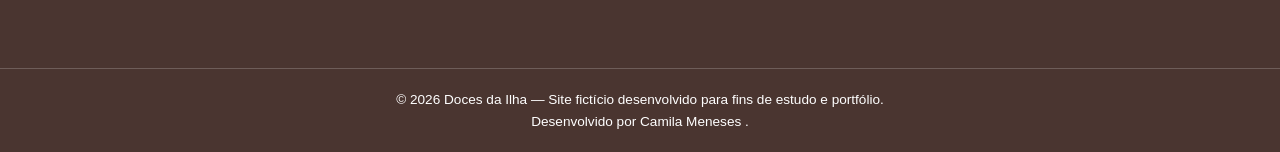
<file: pedidos.html>
<!DOCTYPE html>

<html lang="pt-BR">

<head>


<meta charset="UTF-8">

<meta name="viewport" content="width=device-width, initial-scale=1.0">

<link rel="icon" type="image/x-icon" href="img/favicon.ico?v=3">

<meta name="description"
    content="Faça seu pedido na Doces da Ilha. Escolha seus produtos, informe seus dados, forma de pagamento e finalize seu pedido.">

<title>Pedidos | Doces da Ilha</title>

<link rel="stylesheet" href="css/style.css">


</head>

<body>

<!-- =========================================
     CABEÇALHO
     ========================================= -->

<header>


<nav>

    <a href="index.html" class="logo">
        Doces da Ilha
    </a>

    <ul>

        <li>
            <a href="index.html">Início</a>
        </li>

        <li>
            <a href="cardapio.html">Cardápio</a>
        </li>

        <li>
            <a href="pedidos.html">Pedidos</a>
        </li>

        <li>
            <a href="encomendas.html">Encomendas</a>
        </li>

        <li>
            <a href="fidelidade.html">Fidelidade</a>
        </li>

        <li>
            <a href="sobre.html">Sobre</a>
        </li>

    </ul>

</nav>


</header>

<main>


<!-- =========================================
     CABEÇALHO DA PÁGINA
     ========================================= -->

<section class="cabecalho-pedidos">

    <div class="cabecalho-pedidos-conteudo">

        <p class="subtitulo">
            DOCES DA ILHA
        </p>

        <h1>
            Faça seu pedido
        </h1>

        <p>
            Escolha seus sabores favoritos e monte seu pedido.
        </p>

    </div>

</section>


<!-- =========================================
     ÁREA PRINCIPAL
     ========================================= -->

<section class="area-pedido">


    <!-- =====================================
         PRODUTOS
         ===================================== -->

    <div class="lista-pedidos">

        <div class="titulo-pedido">

            <p class="subtitulo">
                ESCOLHA SEUS FAVORITOS
            </p>

            <h2>
                Nosso cardápio
            </h2>

            <p>
                Selecione a quantidade desejada de cada produto.
            </p>

        </div>


        <!-- =================================
             BOLOS
             ================================= -->

        <div class="categoria-pedido">

            <h2>
                🍰 Bolos
            </h2>

            <div class="produtos-pedido">


                <article class="produto-pedido">

                    <div>

                        <h3>
                            Bolo de Chocolate
                        </h3>

                        <p>
                            Massa macia e sabor intenso de chocolate.
                        </p>

                        <strong>
                            R$ 45,00
                        </strong>

                    </div>

                    <div class="quantidade-pedido">

                        <label for="bolo-chocolate">
                            Quantidade
                        </label>

                        <input
                            type="number"
                            id="bolo-chocolate"
                            name="bolo-chocolate"
                            value="0"
                            min="0"
                            data-preco="45">

                    </div>

                </article>


                <article class="produto-pedido">

                    <div>

                        <h3>
                            Red Velvet
                        </h3>

                        <p>
                            Massa delicada com cobertura cremosa.
                        </p>

                        <strong>
                            R$ 55,00
                        </strong>

                    </div>

                    <div class="quantidade-pedido">

                        <label for="red-velvet">
                            Quantidade
                        </label>

                        <input
                            type="number"
                            id="red-velvet"
                            name="red-velvet"
                            value="0"
                            min="0"
                            data-preco="55">

                    </div>

                </article>


                <article class="produto-pedido">

                    <div>

                        <h3>
                            Bolo de Morango
                        </h3>

                        <p>
                            Massa delicada com recheio de morango.
                        </p>

                        <strong>
                            R$ 50,00
                        </strong>

                    </div>

                    <div class="quantidade-pedido">

                        <label for="bolo-morango">
                            Quantidade
                        </label>

                        <input
                            type="number"
                            id="bolo-morango"
                            name="bolo-morango"
                            value="0"
                            min="0"
                            data-preco="50">

                    </div>

                </article>


                <article class="produto-pedido">

                    <div>

                        <h3>
                            Bolo de Cenoura
                        </h3>

                        <p>
                            Bolo fofinho de cenoura com cobertura de chocolate.
                        </p>

                        <strong>
                            R$ 40,00
                        </strong>

                    </div>

                    <div class="quantidade-pedido">

                        <label for="bolo-cenoura">
                            Quantidade
                        </label>

                        <input
                            type="number"
                            id="bolo-cenoura"
                            name="bolo-cenoura"
                            value="0"
                            min="0"
                            data-preco="40">

                    </div>

                </article>

            </div>

        </div>


        <!-- =================================
             DOCES
             ================================= -->

        <div class="categoria-pedido">

            <h2>
                🧁 Doces
            </h2>

            <div class="produtos-pedido">


                <article class="produto-pedido">

                    <div>

                        <h3>
                            Brigadeiro
                        </h3>

                        <p>
                            Brigadeiro tradicional, cremoso e irresistível.
                        </p>

                        <strong>
                            R$ 3,50
                        </strong>

                    </div>

                    <div class="quantidade-pedido">

                        <label for="brigadeiro">
                            Quantidade
                        </label>

                        <input
                            type="number"
                            id="brigadeiro"
                            name="brigadeiro"
                            value="0"
                            min="0"
                            step="1"
                            data-preco="3.50">

                    </div>

                </article>


                <article class="produto-pedido">

                    <div>

                        <h3>
                            Beijinho
                        </h3>

                        <p>
                            Doce delicado de coco com textura cremosa.
                        </p>

                        <strong>
                            R$ 3,50
                        </strong>

                    </div>

                    <div class="quantidade-pedido">

                        <label for="beijinho">
                            Quantidade
                        </label>

                        <input
                            type="number"
                            id="beijinho"
                            name="beijinho"
                            value="0"
                            min="0"
                            step="1"
                            data-preco="3.50">

                    </div>

                </article>


                <article class="produto-pedido">

                    <div>

                        <h3>
                            Brownie
                        </h3>

                        <p>
                            Macio por dentro e com sabor intenso de chocolate.
                        </p>

                        <strong>
                            R$ 12,00
                        </strong>

                    </div>

                    <div class="quantidade-pedido">

                        <label for="brownie">
                            Quantidade
                        </label>

                        <input
                            type="number"
                            id="brownie"
                            name="brownie"
                            value="0"
                            min="0"
                            step="1"
                            data-preco="12">

                    </div>

                </article>


                <article class="produto-pedido">

                    <div>

                        <h3>
                            Cookie
                        </h3>

                        <p>
                            Crocante por fora e macio por dentro.
                        </p>

                        <strong>
                            R$ 8,00
                        </strong>

                    </div>

                    <div class="quantidade-pedido">

                        <label for="cookie">
                            Quantidade
                        </label>

                        <input
                            type="number"
                            id="cookie"
                            name="cookie"
                            value="0"
                            min="0"
                            step="1"
                            data-preco="8">

                    </div>

                </article>

            </div>

        </div>


        <!-- =================================
             BEBIDAS
             ================================= -->

        <div class="categoria-pedido">

            <h2>
                🥤 Bebidas
            </h2>

            <div class="produtos-pedido">


                <article class="produto-pedido">

                    <div>

                        <h3>
                            Café
                        </h3>

                        <p>
                            Café preparado na hora, com aroma marcante.
                        </p>

                        <strong>
                            R$ 6,00
                        </strong>

                    </div>

                    <div class="quantidade-pedido">

                        <label for="cafe">
                            Quantidade
                        </label>

                        <input
                            type="number"
                            id="cafe"
                            name="cafe"
                            value="0"
                            min="0"
                            step="1"
                            data-preco="6">

                    </div>

                </article>


                <article class="produto-pedido">

                    <div>

                        <h3>
                            Cappuccino
                        </h3>

                        <p>
                            Café cremoso combinado com leite.
                        </p>

                        <strong>
                            R$ 10,00
                        </strong>

                    </div>

                    <div class="quantidade-pedido">

                        <label for="cappuccino">
                            Quantidade
                        </label>

                        <input
                            type="number"
                            id="cappuccino"
                            name="cappuccino"
                            value="0"
                            min="0"
                            step="1"
                            data-preco="10">

                    </div>

                </article>


                <article class="produto-pedido">

                    <div>

                        <h3>
                            Chocolate Quente
                        </h3>

                        <p>
                            Bebida cremosa e reconfortante.
                        </p>

                        <strong>
                            R$ 9,00
                        </strong>

                    </div>

                    <div class="quantidade-pedido">

                        <label for="chocolate-quente">
                            Quantidade
                        </label>

                        <input
                            type="number"
                            id="chocolate-quente"
                            name="chocolate-quente"
                            value="0"
                            min="0"
                            step="1"
                            data-preco="9">

                    </div>

                </article>


                <article class="produto-pedido">

                    <div>

                        <h3>
                            Milkshake
                        </h3>

                        <p>
                            Bebida cremosa e gelada.
                        </p>

                        <strong>
                            R$ 16,00
                        </strong>

                    </div>

                    <div class="quantidade-pedido">

                        <label for="milkshake">
                            Quantidade
                        </label>

                        <input
                            type="number"
                            id="milkshake"
                            name="milkshake"
                            value="0"
                            min="0"
                            step="1"
                            data-preco="16">

                    </div>

                </article>

            </div>

        </div>

    </div>


    <!-- =====================================
         RESUMO E FINALIZAÇÃO
         ===================================== -->

    <aside class="resumo-pedido">


        <h2>
            Finalização do pedido
        </h2>


        <!-- =================================
             DADOS DO CLIENTE
             ================================= -->

        <div class="dados-cliente">

            <h3>
                Seus dados
            </h3>

            <div class="campo">

                <label for="nome">
                    Nome completo
                </label>

                <input
                    type="text"
                    id="nome"
                    name="nome"
                    placeholder="Digite seu nome completo"
                    autocomplete="name">

            </div>


            <div class="campo">

                <label for="telefone">
                    Telefone
                </label>

                <input
                    type="tel"
                    id="telefone"
                    name="telefone"
                    placeholder="(XX) XXXXX-XXXX"
                    inputmode="numeric"
                    maxlength="15"
                    autocomplete="tel">

            </div>


            <p
                id="mensagem-fidelidade"
                class="mensagem-fidelidade"
                aria-live="polite">
            </p>

        </div>


        <!-- =================================
             RESUMO
             ================================= -->

        <div class="resumo-linha">

            <span>
                Subtotal
            </span>

            <span id="subtotal">
                R$ 0,00
            </span>

        </div>


        <div class="resumo-linha">

            <span>
                Desconto
            </span>

            <span id="desconto">
                R$ 0,00
            </span>

        </div>


        <div class="resumo-linha resumo-total">

            <span>
                Total
            </span>

            <strong id="total">
                R$ 0,00
            </strong>

        </div>


        <!-- =================================
             PAGAMENTO
             ================================= -->

        <div class="pagamento-resumo">

            <h3>
                Forma de pagamento
            </h3>


            <label class="opcao-pagamento">

                <input
                    type="radio"
                    name="pagamento"
                    value="pix">

                <span>
                    Pix
                </span>

            </label>


            <label class="opcao-pagamento">

                <input
                    type="radio"
                    name="pagamento"
                    value="cartao">

                <span>
                    Cartão
                </span>

            </label>


            <label class="opcao-pagamento">

                <input
                    type="radio"
                    name="pagamento"
                    value="dinheiro">

                <span>
                    Dinheiro
                </span>

            </label>


            <!-- =================================
                 DINHEIRO
                 ================================= -->

            <div
                class="pagamento-dinheiro"
                id="area-dinheiro"
                hidden>

                <div class="campo">

                    <label for="valor-recebido">
                        Valor recebido
                    </label>

                    <input
                        type="number"
                        id="valor-recebido"
                        name="valor-recebido"
                        min="0"
                        step="0.01"
                        placeholder="Ex.: 100,00">

                </div>


                <label class="opcao-troco">

                    <input
                        type="checkbox"
                        id="sem-troco"
                        name="sem-troco">

                    <span>
                        Não preciso de troco
                    </span>

                </label>


                <div
                    class="resultado-troco"
                    id="resultado-troco">

                    <span>
                        Troco:
                    </span>

                    <strong id="valor-troco">
                        R$ 0,00
                    </strong>

                </div>


                <p
                    class="mensagem-valor"
                    id="mensagem-valor"
                    aria-live="polite">
                </p>

            </div>

        </div>


        <!-- =================================
             FIDELIDADE
             ================================= -->

        <div class="texto-fidelidade">

            <strong>
                Programa de Fidelidade
            </strong>

            <p>
                A partir da 3ª compra,
                você recebe 5% de desconto
                na próxima compra.
            </p>

        </div>


        <!-- =================================
             OBSERVAÇÕES
             ================================= -->

        <div class="campo">

            <label for="observacoes">
                Observações
            </label>

            <textarea
                id="observacoes"
                name="observacoes"
                rows="4"
                placeholder="Alguma observação sobre seu pedido?"></textarea>

        </div>


        <!-- =================================
             FINALIZAR
             ================================= -->

        <button
            type="button"
            class="botao botao-finalizar"
            id="finalizar-pedido">

            Finalizar Pedido

        </button>

    </aside>

</section>


</main>

<!-- =========================================
     MODAL DE CONFIRMAÇÃO DO PEDIDO
     ========================================= -->

<div
    class="modal-confirmacao"
    id="modal-confirmacao"
    hidden
    role="dialog"
    aria-modal="true"
    aria-labelledby="titulo-confirmacao">

    <div class="modal-confirmacao-conteudo">

        <!-- CABEÇALHO -->

        <div class="confirmacao-cabecalho">

            <div class="confirmacao-icone">
                ✓
            </div>

            <div>

                <p class="subtitulo">
                    DOCES DA ILHA
                </p>

                <h2 id="titulo-confirmacao">
                    Pedido realizado com sucesso!
                </h2>

                <p>
                    Confira abaixo os detalhes do seu pedido.
                </p>

            </div>

        </div>


        <!-- DADOS DO CLIENTE -->

        <div class="confirmacao-cliente">

            <h3>
                Dados do cliente
            </h3>

            <p>
                <strong>Nome:</strong>
                <span id="confirmacao-nome">
                    —
                </span>
            </p>

            <p>
                <strong>Telefone:</strong>
                <span id="confirmacao-telefone">
                    —
                </span>
            </p>

        </div>


        <!-- ITENS DO PEDIDO -->

        <div class="confirmacao-itens">

            <h3>
                Seu pedido
            </h3>

            <div id="lista-confirmacao">

                <!--
                    Os produtos serão
                    inseridos automaticamente
                    pelo JavaScript.
                -->

            </div>

        </div>


        <!-- VALORES -->

        <div class="confirmacao-valores">

            <div class="confirmacao-linha">

                <span>
                    Subtotal
                </span>

                <span id="confirmacao-subtotal">
                    R$ 0,00
                </span>

            </div>


            <div class="confirmacao-linha">

                <span>
                    Desconto
                </span>

                <span id="confirmacao-desconto">
                    R$ 0,00
                </span>

            </div>


            <div class="confirmacao-linha confirmacao-total">

                <strong>
                    Total
                </strong>

                <strong id="confirmacao-total">
                    R$ 0,00
                </strong>

            </div>

        </div>


        <!-- PAGAMENTO -->

        <div class="confirmacao-pagamento">

            <h3>
                Forma de pagamento
            </h3>

            <p>
                <span id="confirmacao-pagamento">
                    —
                </span>
            </p>


            <!-- TROCO -->

            <p
                id="confirmacao-troco-container"
                hidden>

                <strong>
                    Troco:
                </strong>

                <span id="confirmacao-troco">
                    R$ 0,00
                </span>

            </p>

        </div>


        <!-- MENSAGEM FINAL -->

        <div class="confirmacao-mensagem">

            <p>
                Obrigada por escolher a
                <strong>Doces da Ilha!</strong> 💕
            </p>

            <p>
                Seu pedido foi registrado com sucesso.
            </p>

        </div>


        <!-- BOTÕES -->

        <div class="confirmacao-acoes">

            <button
                type="button"
                class="botao"
                id="novo-pedido">

                Fazer novo pedido

            </button>

            <button
                type="button"
                class="botao botao-secundario"
                id="fechar-confirmacao">

                Fechar

            </button>

        </div>

    </div>

</div>

<!-- =========================================
     RODAPÉ
     ========================================= -->

<footer>


<div class="rodape-conteudo">


    <div class="rodape-marca">

        <h3>
            Doces da Ilha
        </h3>

        <p>
            Pequenos momentos,
            grandes sabores.
        </p>

    </div>


    <div class="rodape-links">

        <h3>
            Navegação
        </h3>

        <a href="index.html">
            Início
        </a>

        <a href="cardapio.html">
            Cardápio
        </a>

        <a href="pedidos.html">
            Pedidos
        </a>

        <a href="encomendas.html">
            Encomendas
        </a>

        <a href="fidelidade.html">
            Fidelidade
        </a>

        <a href="sobre.html">
            Sobre
        </a>

    </div>


    <div class="rodape-contato">

        <h3>
            Contato
        </h3>

        <p>
            📍 Rua São João, 5678 — São Paulo/SP
        </p>

        <p>
            📞 (99) 99999-9999
        </p>

        <p>
            🕐 Segunda a sábado — 8h às 19h
        </p>

        <p>
            ✉️ docesdailhaficticio@docesdailha.com
        </p>

        <p>
            📷 @docesficticiosdailha
        </p>

    </div>

</div>


<div class="rodape-final">

    <p>
        © 2026 Doces da Ilha —
        Site fictício desenvolvido
        para fins de estudo e portfólio.
    </p>

    <p class="credito-desenvolvedora">
    Desenvolvido por
    <a href="https://github.com/camilameneses92-cloud" target="_blank" rel="noopener noreferrer">
        Camila Meneses
    </a>.
</p>

</div>

</footer>
<!-- =========================================
     MODAL DE RESUMO DO PEDIDO
     ========================================= -->

<div
    class="modal-resumo"
    id="modal-resumo"
    hidden
>

    <div class="modal-resumo-conteudo">

        <button
            type="button"
            class="fechar-resumo"
            id="fechar-resumo"
            aria-label="Fechar resumo"
        >
            ×
        </button>


        <div class="cabecalho-resumo">

            <p class="subtitulo">
                DOCES DA ILHA
            </p>

            <h2>
                Confira seu pedido
            </h2>

            <p>
                Verifique os dados antes de confirmar.
            </p>

        </div>


        <!-- PRODUTOS DO PEDIDO -->

        <div class="itens-resumo">

            <h3>
                Itens do pedido
            </h3>

            <div id="lista-resumo-produtos">
                <!-- Os produtos serão inseridos automaticamente pelo JavaScript -->
            </div>

        </div>


        <!-- VALORES -->

        <div class="valores-resumo">

            <div class="linha-resumo">

                <span>
                    Subtotal
                </span>

                <strong id="resumo-subtotal">
                    R$ 0,00
                </strong>

            </div>


            <div class="linha-resumo">

                <span>
                    Desconto
                </span>

                <strong id="resumo-desconto">
                    R$ 0,00
                </strong>

            </div>


            <div class="linha-resumo total-resumo">

                <span>
                    Total
                </span>

                <strong id="resumo-total">
                    R$ 0,00
                </strong>

            </div>

        </div>


        <!-- DADOS DO CLIENTE -->

        <div class="dados-resumo">

            <h3>
                Dados do cliente
            </h3>

            <p>
                <strong>Nome:</strong>
                <span id="resumo-nome"></span>
            </p>

            <p>
                <strong>Telefone:</strong>
                <span id="resumo-telefone"></span>
            </p>

            <p>
                <strong>Pagamento:</strong>
                <span id="resumo-pagamento"></span>
            </p>

        </div>


        <!-- BOTÕES -->

        <div class="acoes-resumo">

            <button
                type="button"
                class="botao botao-voltar"
                id="voltar-resumo"
            >
                Voltar
            </button>


            <button
                type="button"
                class="botao botao-confirmar"
                id="confirmar-pedido"
            >
                Confirmar pedido
            </button>

        </div>

    </div>

</div>

<!-- =========================================
     JAVASCRIPT
     ========================================= -->

<script src="js/script.js"></script>

</body>

</html>
</file>
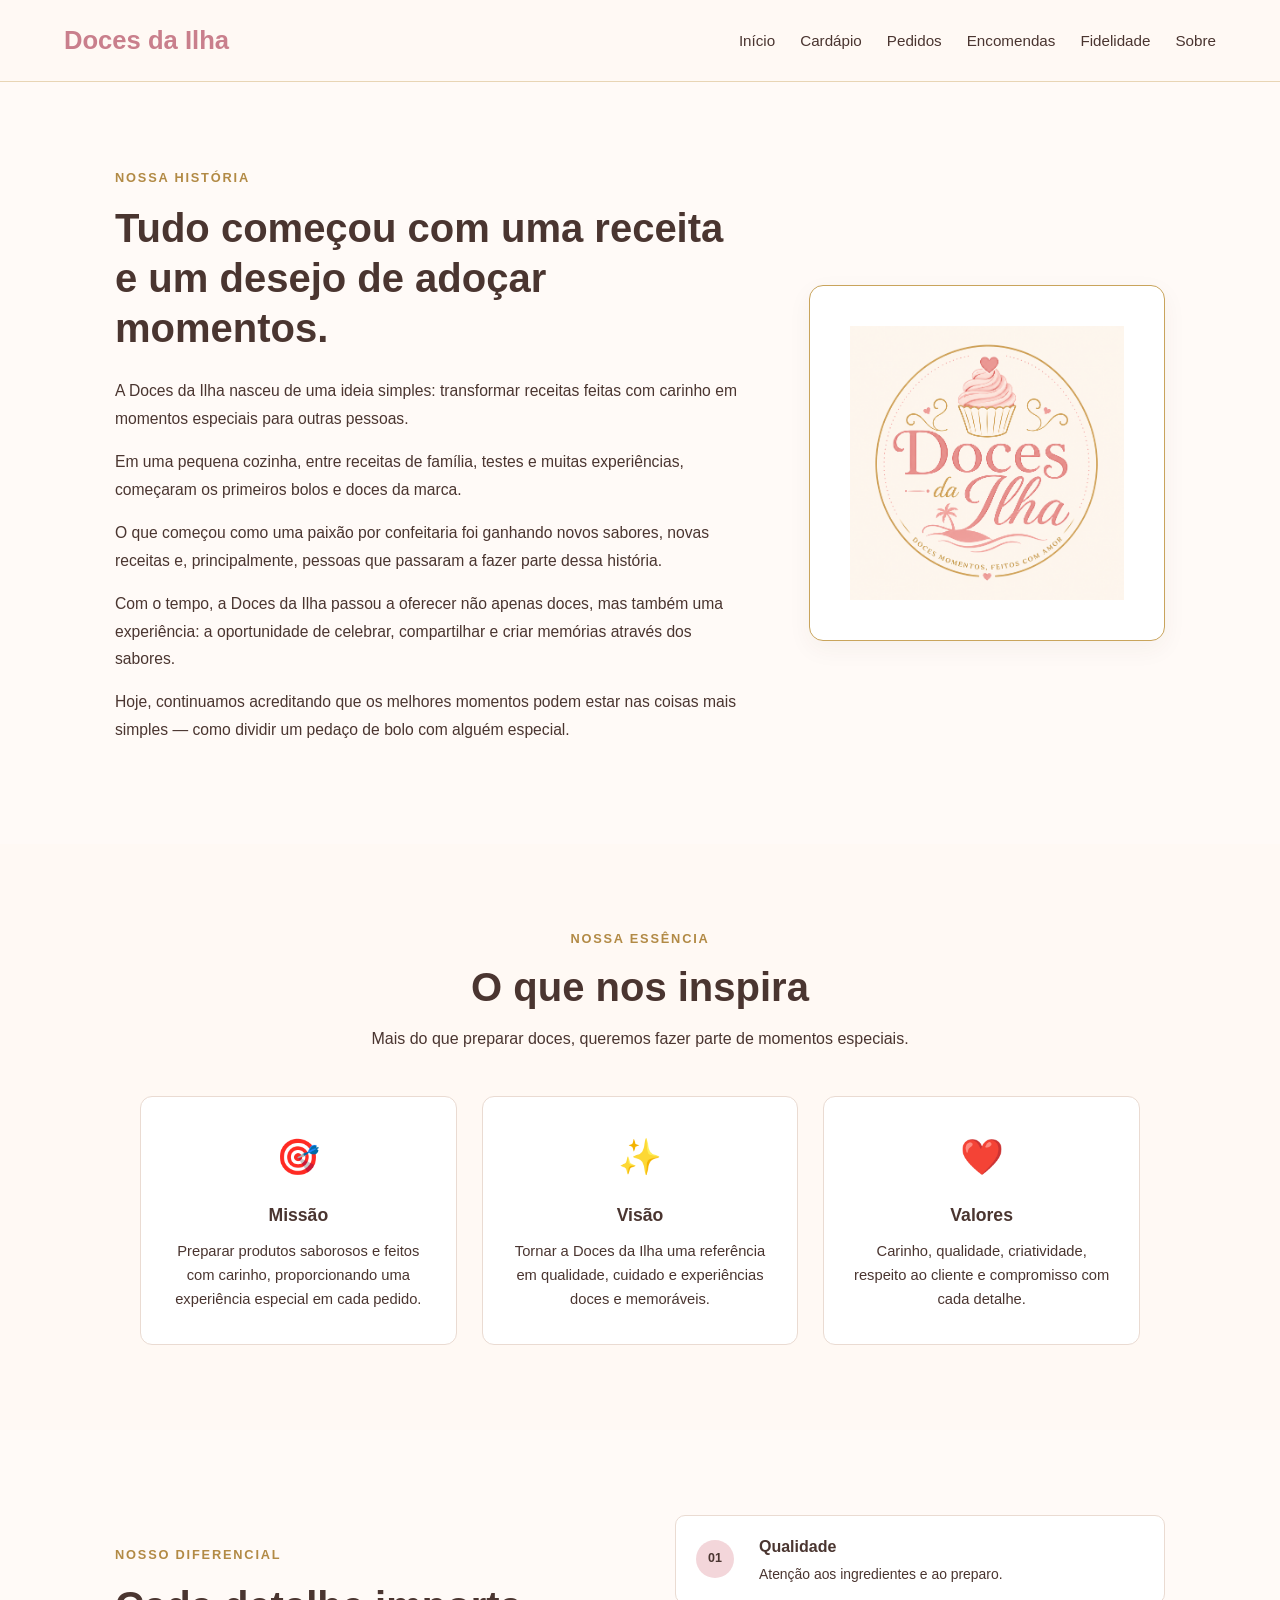
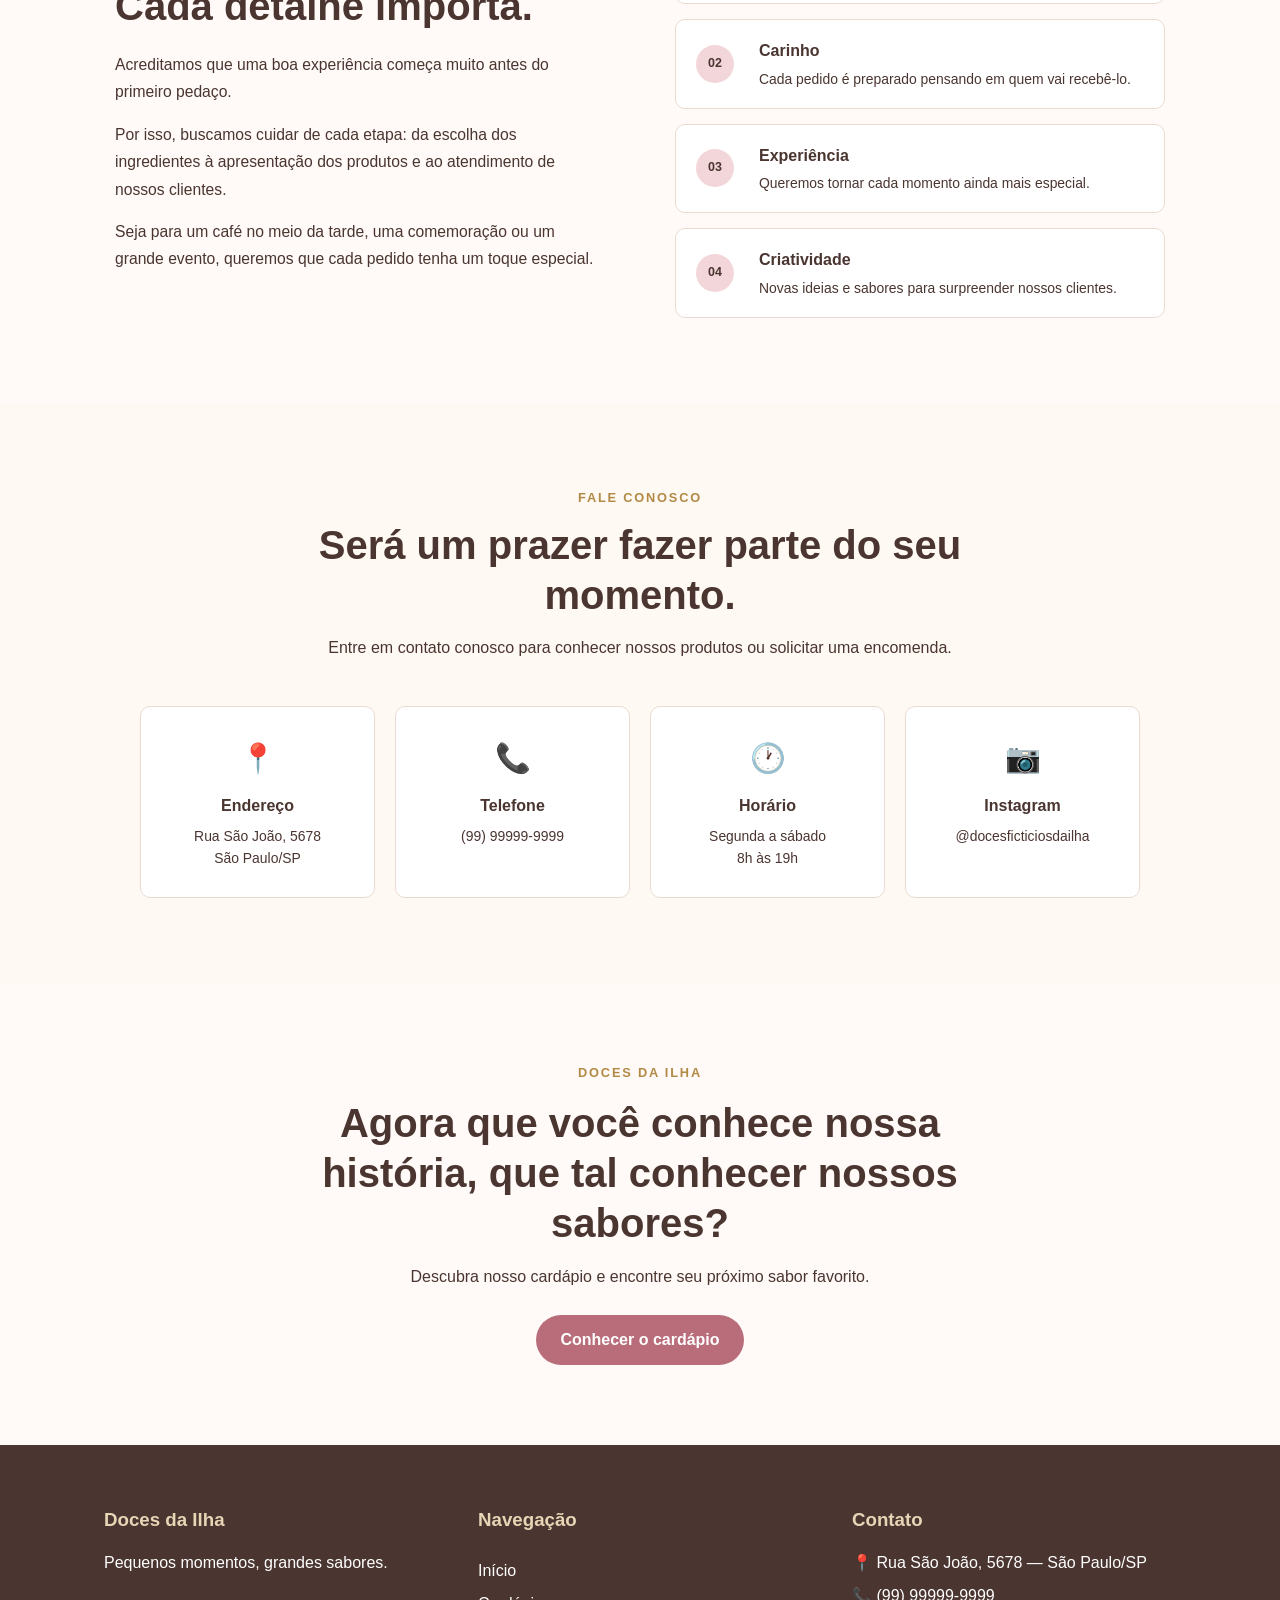
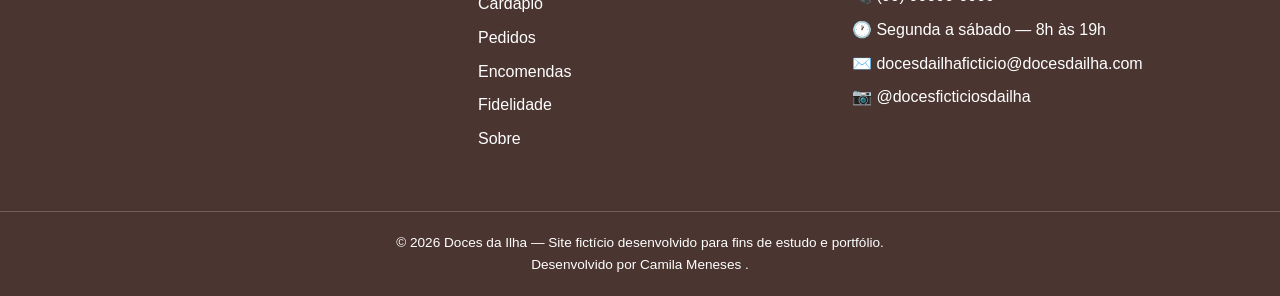
<file: sobre.html>
<!DOCTYPE html>

<html lang="pt-BR">

<head>


<meta charset="UTF-8">

<meta name="viewport" content="width=device-width, initial-scale=1.0">

<link rel="icon" type="image/x-icon" href="img/favicon.ico?v=3">

<meta name="description"
    content="Conheça a história, os valores e a proposta da Doces da Ilha.">

<title>Sobre | Doces da Ilha</title>

<link rel="stylesheet" href="css/style.css">


</head>

<body>


<!-- =========================================
     CABEÇALHO
     ========================================= -->

<header>

    <nav>

        <a href="index.html" class="logo">
            Doces da Ilha
        </a>


        <ul>

            <li>
                <a href="index.html">
                    Início
                </a>
            </li>

            <li>
                <a href="cardapio.html">
                    Cardápio
                </a>
            </li>

            <li>
                <a href="pedidos.html">
                    Pedidos
                </a>
            </li>

            <li>
                <a href="encomendas.html">
                    Encomendas
                </a>
            </li>

            <li>
                <a href="fidelidade.html">
                    Fidelidade
                </a>
            </li>

            <li>
                <a href="sobre.html">
                    Sobre
                </a>
            </li>

        </ul>

    </nav>

</header>


<main>

    <!-- =========================================
         NOSSA HISTÓRIA
         ========================================= -->

    <section class="historia-sobre">

        <div class="historia-sobre-conteudo">


            <div class="historia-texto">

                <p class="subtitulo">
                    NOSSA HISTÓRIA
                </p>


                <h2>
                    Tudo começou com uma receita
                    e um desejo de adoçar momentos.
                </h2>


                <p>
                    A Doces da Ilha nasceu de uma ideia simples:
                    transformar receitas feitas com carinho
                    em momentos especiais para outras pessoas.
                </p>


                <p>
                    Em uma pequena cozinha, entre receitas de família,
                    testes e muitas experiências, começaram os primeiros
                    bolos e doces da marca.
                </p>


                <p>
                    O que começou como uma paixão por confeitaria
                    foi ganhando novos sabores, novas receitas
                    e, principalmente, pessoas que passaram a fazer
                    parte dessa história.
                </p>


                <p>
                    Com o tempo, a Doces da Ilha passou a oferecer
                    não apenas doces, mas também uma experiência:
                    a oportunidade de celebrar, compartilhar
                    e criar memórias através dos sabores.
                </p>


                <p>
                    Hoje, continuamos acreditando que os melhores
                    momentos podem estar nas coisas mais simples —
                    como dividir um pedaço de bolo com alguém especial.
                </p>

            </div>


            <div class="historia-destaque">

    <img
        src="img/logo-doces-da-ilha.png"
        alt="Logo Doces da Ilha"
        class="logo-sobre">

</div>

        </div>

    </section>


    <!-- =========================================
         NOSSA ESSÊNCIA
         ========================================= -->

    <section class="essencia-sobre">

        <div class="titulo-secao">

            <p class="subtitulo">
                NOSSA ESSÊNCIA
            </p>


            <h2>
                O que nos inspira
            </h2>


            <p>
                Mais do que preparar doces,
                queremos fazer parte de momentos especiais.
            </p>

        </div>


        <div class="essencia-grid">


            <!-- Missão -->

            <article class="essencia-card">

                <div class="essencia-icone">
                    🎯
                </div>


                <h3>
                    Missão
                </h3>


                <p>
                    Preparar produtos saborosos e feitos com carinho,
                    proporcionando uma experiência especial
                    em cada pedido.
                </p>

            </article>


            <!-- Visão -->

            <article class="essencia-card">

                <div class="essencia-icone">
                    ✨
                </div>


                <h3>
                    Visão
                </h3>


                <p>
                    Tornar a Doces da Ilha uma referência
                    em qualidade, cuidado e experiências
                    doces e memoráveis.
                </p>

            </article>


            <!-- Valores -->

            <article class="essencia-card">

                <div class="essencia-icone">
                    ❤️
                </div>


                <h3>
                    Valores
                </h3>


                <p>
                    Carinho, qualidade, criatividade,
                    respeito ao cliente e compromisso
                    com cada detalhe.
                </p>

            </article>

        </div>

    </section>


    <!-- =========================================
         NOSSO DIFERENCIAL
         ========================================= -->

    <section class="diferencial-sobre">

        <div class="diferencial-conteudo">


            <div class="diferencial-texto">

                <p class="subtitulo">
                    NOSSO DIFERENCIAL
                </p>


                <h2>
                    Cada detalhe importa.
                </h2>


                <p>
                    Acreditamos que uma boa experiência começa
                    muito antes do primeiro pedaço.
                </p>


                <p>
                    Por isso, buscamos cuidar de cada etapa:
                    da escolha dos ingredientes à apresentação
                    dos produtos e ao atendimento de nossos clientes.
                </p>


                <p>
                    Seja para um café no meio da tarde,
                    uma comemoração ou um grande evento,
                    queremos que cada pedido tenha
                    um toque especial.
                </p>

            </div>


            <div class="diferencial-lista">


                <div class="diferencial-item">

                    <span>
                        01
                    </span>

                    <div>

                        <h3>
                            Qualidade
                        </h3>

                        <p>
                            Atenção aos ingredientes
                            e ao preparo.
                        </p>

                    </div>

                </div>


                <div class="diferencial-item">

                    <span>
                        02
                    </span>

                    <div>

                        <h3>
                            Carinho
                        </h3>

                        <p>
                            Cada pedido é preparado
                            pensando em quem vai recebê-lo.
                        </p>

                    </div>

                </div>


                <div class="diferencial-item">

                    <span>
                        03
                    </span>

                    <div>

                        <h3>
                            Experiência
                        </h3>

                        <p>
                            Queremos tornar cada momento
                            ainda mais especial.
                        </p>

                    </div>

                </div>


                <div class="diferencial-item">

                    <span>
                        04
                    </span>

                    <div>

                        <h3>
                            Criatividade
                        </h3>

                        <p>
                            Novas ideias e sabores
                            para surpreender nossos clientes.
                        </p>

                    </div>

                </div>

            </div>

        </div>

    </section>


    <!-- =========================================
         CONTATO
         ========================================= -->

    <section class="contato-sobre">

        <div class="titulo-secao">

            <p class="subtitulo">
                FALE CONOSCO
            </p>


            <h2>
                Será um prazer fazer parte do seu momento.
            </h2>


            <p>
                Entre em contato conosco para conhecer
                nossos produtos ou solicitar uma encomenda.
            </p>

        </div>


        <div class="contato-grid">


            <div class="contato-card">

                <span>
                    📍
                </span>

                <h3>
                    Endereço
                </h3>

                <p>
                    Rua São João, 5678<br>
                    São Paulo/SP
                </p>

            </div>


            <div class="contato-card">

                <span>
                    📞
                </span>

                <h3>
                    Telefone
                </h3>

                <p>
                    (99) 99999-9999
                </p>

            </div>


            <div class="contato-card">

                <span>
                    🕐
                </span>

                <h3>
                    Horário
                </h3>

                <p>
                    Segunda a sábado<br>
                    8h às 19h
                </p>

            </div>


            <div class="contato-card">

                <span>
                    📷
                </span>

                <h3>
                    Instagram
                </h3>

                <p>
                    @docesficticiosdailha
                </p>

            </div>

        </div>

    </section>


    <!-- =========================================
         CHAMADA FINAL
         ========================================= -->

    <section class="chamada-sobre">

        <div>

            <p class="subtitulo">
                DOCES DA ILHA
            </p>


            <h2>
                Agora que você conhece nossa história,
                que tal conhecer nossos sabores?
            </h2>


            <p>
                Descubra nosso cardápio e encontre
                seu próximo sabor favorito.
            </p>


            <a
                href="cardapio.html"
                class="botao">

                Conhecer o cardápio

            </a>

        </div>

    </section>

</main>


<!-- =========================================
     RODAPÉ
     ========================================= -->

<footer>

    <div class="rodape-conteudo">


        <div class="rodape-marca">

            <h3>
                Doces da Ilha
            </h3>


            <p>
                Pequenos momentos,
                grandes sabores.
            </p>

        </div>


        <div class="rodape-links">

            <h3>
                Navegação
            </h3>


            <a href="index.html">
                Início
            </a>


            <a href="cardapio.html">
                Cardápio
            </a>


            <a href="pedidos.html">
                Pedidos
            </a>


            <a href="encomendas.html">
                Encomendas
            </a>


            <a href="fidelidade.html">
                Fidelidade
            </a>


            <a href="sobre.html">
                Sobre
            </a>

        </div>


        <div class="rodape-contato">

            <h3>
                Contato
            </h3>


            <p>
                📍 Rua São João, 5678 — São Paulo/SP
            </p>


            <p>
                📞 (99) 99999-9999
            </p>


            <p>
                🕐 Segunda a sábado — 8h às 19h
            </p>


            <p>
                ✉️ docesdailhaficticio@docesdailha.com
            </p>


            <p>
                📷 @docesficticiosdailha
            </p>

        </div>

    </div>


    <div class="rodape-final">

        <p>
            © 2026 Doces da Ilha —
            Site fictício desenvolvido
            para fins de estudo e portfólio.
        </p>

        <p class="credito-desenvolvedora">
    Desenvolvido por
    <a href="https://github.com/camilameneses92-cloud" target="_blank" rel="noopener noreferrer">
        Camila Meneses
    </a>.
</p>

    </div>
    
</footer>


<!-- =========================================
     JAVASCRIPT
     ========================================= -->

<script src="js/script.js"></script>


</body>

</html>
</file>
<file: css/style.css>
/* =========================================
DOCES DA ILHA
STYLE.CSS
========================================= */

/* =========================================
1. CONFIGURAÇÕES GERAIS
========================================= */

* {
    margin: 0;
    padding: 0;
    box-sizing: border-box;
}

html {
    scroll-behavior: smooth;
}

body {
    font-family: Arial, Helvetica, sans-serif;
    background-color: #FFF9F4;
    color: #4A3530;
    line-height: 1.6;
}

img {
    max-width: 100%;
    height: auto;
    display: block;
}

a {
    text-decoration: none;
    color: inherit;
}

ul {
    list-style: none;
}

/* =========================================
2. CABEÇALHO
========================================= */

header {
    background-color: #FFF9F4;
    border-bottom: 1px solid #E8D5B5;
    padding: 20px 5%;
}

nav {
    max-width: 1200px;
    margin: 0 auto;

    display: flex;
    align-items: center;
    justify-content: space-between;

    gap: 30px;
}

.logo {
    color: #C97F8C;
    font-size: 1.6rem;
    font-weight: bold;
}

nav ul {
    display: flex;
    gap: 25px;
}

nav ul a {
    color: #4A3530;
    font-size: 0.95rem;

    transition: color 0.3s ease;
}

nav ul a:hover {
    color: #C97F8C;
}

/* =========================================
3. BANNER PRINCIPAL
========================================= */

.hero {
    min-height: 550px;

    display: flex;
    align-items: center;

    padding: 80px 5%;

    background-color: #F3D6DA;
}

.hero-conteudo {
    max-width: 600px;
}

.destaque,
.subtitulo {
    color: #B28A45;
    font-size: 0.85rem;
    font-weight: bold;
    letter-spacing: 2px;
    margin-bottom: 15px;
}

.hero h1 {
    color: #4A3530;
    font-size: 3.5rem;
    line-height: 1.15;
    margin-bottom: 25px;
}

.hero-conteudo > p:not(.destaque) {
    max-width: 500px;
    font-size: 1.1rem;
    margin-bottom: 30px;
}

.hero-botoes {
    display: flex;
    gap: 15px;
    flex-wrap: wrap;
}

/* =========================================
4. BOTÕES
========================================= */

.botao {
    display: inline-block;

    background-color: #B96D7A;
    color: #FFFFFF;

    padding: 12px 24px;

    border: none;
    border-radius: 25px;

    font-weight: bold;
    font-size: 1rem;

    cursor: pointer;

    transition:
        background-color 0.3s ease,
        transform 0.3s ease;
}

.botao:hover {
    background-color: #B96D7A;
    transform: translateY(-2px);
}

.botao-secundario {
    background: transparent;
    color: #4A3530;
    border: 1px solid currentColor;
}

.botao-secundario:hover {
    background-color: #C97F8C;
    color: #FFFFFF;
}

/* =========================================
5. APRESENTAÇÃO
========================================= */

.apresentacao {
    padding: 90px 5%;
}

.apresentacao-conteudo {
    max-width: 1400px;
    margin: 0 auto;

    display: grid;
    grid-template-columns: 1fr 1fr;

    align-items: center;

    gap: 60px;
}

.apresentacao-texto h2 {
    font-size: 2.2rem;
    line-height: 1.2;
    margin-bottom: 20px;
}

.apresentacao-texto > p:not(.subtitulo) {
    margin-bottom: 25px;
}

.apresentacao-imagem img {
    width: 100%;
    height: 400px;

    object-fit: cover;

    border-radius: 20px;
}

.link-destaque {
    color: #B28A45;
    font-weight: bold;

    transition: color 0.3s ease;
}

.link-destaque:hover {
    color: #C97F8C;
}

/* =========================================
6. PRODUTOS EM DESTAQUE
========================================= */

.destaques {
    background-color: #FFFFFF;
    padding: 90px 5%;
}

.titulo-secao {
    max-width: 700px;
    margin: 0 auto 50px;

    text-align: center;
}

.produtos {
    max-width: 1200px;
    margin: 0 auto;

    display: grid;
    grid-template-columns: repeat(4, 1fr);

    gap: 25px;
}

.produto-card {
    background-color: #FFF9F4;

    border-radius: 18px;
    overflow: hidden;

    box-shadow: 0 5px 20px rgba(74, 53, 48, 0.08);

    transition: transform 0.3s ease;
}

.produto-card:hover {
    transform: translateY(-5px);
}

.produto-card img {
    width: 100%;
    height: 250px;

    object-fit: cover;
}

.produto-info {
    padding: 20px;
}

.produto-info h3 {
    margin-bottom: 10px;
}

.produto-info p {
    margin-bottom: 15px;
    font-size: 0.95rem;
}

.preco {
    display: block;

    color: #B28A45;

    font-size: 1.2rem;
    font-weight: bold;

    margin-bottom: 15px;
}

/* =========================================
7. FIDELIDADE
========================================= */

.fidelidade {
    padding: 90px 5%;
    background-color: #F3D6DA;
}

.fidelidade-conteudo {
    max-width: 1200px;
    margin: 0 auto;

    display: grid;
    grid-template-columns: 1fr 1fr;

    align-items: center;

    gap: 60px;
}

.fidelidade-texto h2 {
    font-size: 2.2rem;
    line-height: 1.2;

    margin-bottom: 20px;
}

.fidelidade-texto p {
    margin-bottom: 15px;
}

.fidelidade-etapas {
    display: flex;

    align-items: center;
    justify-content: center;

    gap: 15px;

    flex-wrap: wrap;
}

.etapa {
    text-align: center;
}

.etapa span {
    display: flex;

    align-items: center;
    justify-content: center;

    width: 70px;
    height: 70px;

    margin: 0 auto 8px;

    border-radius: 50%;

    background-color: #FFFFFF;
    color: #B28A45;

    font-weight: bold;
}

.destaque-etapa span,
.desconto span {
    background-color: #C97F8C;
    color: #FFFFFF;
}

.separador {
    color: #B28A45;
    font-size: 1.5rem;
}

/* =========================================
8. ENCOMENDAS
========================================= */

.encomendas {
    padding: 100px 5%;
    text-align: center;
}

.encomendas-conteudo {
    max-width: 750px;
    margin: 0 auto;
}

.encomendas-conteudo h2 {
    font-size: 2.2rem;
    line-height: 1.2;

    margin-bottom: 20px;
}

.encomendas-conteudo > p:not(.subtitulo) {
    margin-bottom: 30px;
}

/* =========================================
9. CHAMADA PARA O CARDÁPIO
========================================= */

.chamada-cardapio {
    padding: 80px 5%;

    text-align: center;

    background-color: #EAD7B5;
}

.chamada-cardapio h2 {
    font-size: 2.2rem;
    margin-bottom: 20px;
}

.chamada-cardapio p {
    margin-bottom: 25px;
}

/* =========================================
10. RODAPÉ
========================================= */

footer {
    background-color: #4A3530;
    color: #FFFFFF;
}

.rodape-conteudo {
    max-width: 1200px;
    margin: 0 auto;

    padding: 60px 5%;

    display: grid;
    grid-template-columns: repeat(3, 1fr);

    gap: 50px;
}

.rodape-conteudo h3 {
    color: #E8D5B5;
    margin-bottom: 15px;
}

.rodape-links {
    display: flex;
    flex-direction: column;
    gap: 8px;
}

.rodape-links a:hover {
    color: #E8D5B5;
}

.rodape-contato p {
    margin-bottom: 8px;
}

.rodape-final {
    border-top: 1px solid rgba(255, 255, 255, 0.2);

    text-align: center;

    padding: 20px 5%;

    font-size: 0.85rem;
}

/* =========================================
11. PÁGINA CARDÁPIO
========================================= */

.cabecalho-cardapio {
    background-color: #F3D6DA;

    padding: 80px 5%;

    text-align: center;
}

.cabecalho-cardapio-conteudo {
    max-width: 700px;
    margin: 0 auto;
}

.cabecalho-cardapio h1 {
    font-size: 3rem;
    margin-bottom: 15px;
}

.cabecalho-cardapio-conteudo > p:not(.subtitulo) {
    font-size: 1.1rem;
}

.categoria-cardapio {
    padding: 80px 5%;
    background-color: #FFF9F4;
}

.categoria-rosa {
    background-color: #FFFFFF;
}

.categoria-cardapio + .categoria-cardapio {
    border-top: 1px solid #E8D5B5;
}
/* =========================================
12. PÁGINA PEDIDOS
========================================= */

.cabecalho-pedidos {
    background-color: #F3D6DA;
    padding: 80px 5%;
    text-align: center;
}

.cabecalho-pedidos-conteudo {
    max-width: 700px;
    margin: 0 auto;
}

/* Área principal dos pedidos */

.area-pedido {
    max-width: 1300px;
    margin: 0 auto;
    padding: 80px 5%;

    display: grid;
    grid-template-columns: 2fr 1fr;
    gap: 40px;
    align-items: start;
}

.lista-pedidos {
    min-width: 0;
}

/* Categorias */

.categoria-pedido {
    margin-bottom: 50px;
}

.categoria-pedido > h2 {
    color: #4A3530;
    font-size: 1.8rem;

    margin-bottom: 20px;
    padding-bottom: 10px;

    border-bottom: 2px solid #E8D5B5;
}

.produtos-pedido {
    display: flex;
    flex-direction: column;
    gap: 15px;
}

/* Produtos */

.produto-pedido {
    display: grid;
    grid-template-columns: 1fr auto;
    align-items: center;

    gap: 30px;
    padding: 20px 25px;

    background-color: #FFFFFF;

    border-radius: 15px;

    box-shadow: 0 5px 20px rgba(74, 53, 48, 0.06);
}

/* Quantidade */

.quantidade-pedido {
    display: flex;
    flex-direction: column;

    gap: 5px;

    align-items: center;
}

.quantidade-pedido input {
    width: 75px;

    padding: 10px;

    border: 1px solid #E8D5B5;
    border-radius: 8px;

    text-align: center;

    font-size: 1rem;

    background-color: #FFF9F4;
}

.quantidade-pedido input:focus {
    outline: none;
    border-color: #C97F8C;
}

/* =========================================
RESUMO DO PEDIDO
========================================= */

/* Fidelidade dentro do resumo */

.texto-fidelidade {
    background-color: #FFF9F4;

    padding: 15px;
    margin: 20px 0;

    border-radius: 10px;

    font-size: 0.9rem;
    text-align: center;
}

.texto-fidelidade strong {
    color: #B28A45;
}

.botao-finalizar {
    width: 100%;
    text-align: center;
}

/* =========================================
14. DADOS DO CLIENTE
========================================= */

.dados-cliente {
    padding: 90px 5%;
    background-color: #FFFFFF;
}

.dados-container {
    max-width: 1000px;
    margin: 0 auto;
}

.dados-container form {
    display: flex;
    flex-direction: column;
    gap: 25px;
}

.titulo-pedido {
    margin-bottom: 35px;
}

/* Campos do formulário */

.campo {
    display: flex;
    flex-direction: column;

    gap: 8px;

    width: 100%;
}

.campo label {
    font-weight: bold;
    color: #4A3530;
}

.campo input,
.campo textarea {
    width: 100%;

    padding: 14px 16px;

    border: 1px solid #C97F8C;
    border-radius: 8px;

    font-family: inherit;
    font-size: 1rem;

    background-color: #FFF9F4;
    color: #4A3530;

    outline: none;

    box-shadow: 0 0 0 2px rgba(201, 127, 140, 0.12);
}

.campo input {
    min-height: 48px;
}

.campo textarea {
    min-height: 130px;
    resize: vertical;
}

.campo input::placeholder,
.campo textarea::placeholder {
    color: #9B8882;
}

/* Telefone e e-mail */

.campos-duplos {
    display: grid;
    grid-template-columns: 1fr 1fr;

    gap: 25px;

    width: 100%;
}

/* =========================================
15. FORMA DE PAGAMENTO
========================================= */

.forma-pagamento {
    display: flex;
    flex-direction: column;

    gap: 12px;

    padding: 25px;

    background-color: #FFF9F4;

    border-radius: 12px;
    border: 1px solid #F0E5D8;
}

.forma-pagamento h3 {
    margin-bottom: 5px;
}

.forma-pagamento label {
    cursor: pointer;
}

/* =========================================
16. AVISO DE FIDELIDADE
========================================= */

.aviso-fidelidade {
    padding: 70px 5%;

    background-color: #F3D6DA;

    text-align: center;
}

.aviso-fidelidade > div {
    max-width: 750px;
    margin: 0 auto;
}

.aviso-fidelidade h2 {
    margin-bottom: 15px;
}

.aviso-fidelidade p:not(.subtitulo) {
    margin-bottom: 20px;
}

/* =========================================
17. RESPONSIVIDADE — TABLETS
========================================= */

@media (max-width: 900px) {

    /* Cabeçalho */

    nav {
        flex-direction: column;
    }

    /* Apresentação */

    .apresentacao-conteudo {
        grid-template-columns: 1fr;
    }

    /* Produtos da página inicial */

    .produtos {
        grid-template-columns: repeat(2, 1fr);
    }

    /* Fidelidade */

    .fidelidade-conteudo {
        grid-template-columns: 1fr;
    }

    /* Rodapé */

    .rodape-conteudo {
        grid-template-columns: 1fr 1fr;
    }

    /* Banner */

    .hero h1 {
        font-size: 2.8rem;
    }

    /* Página pedidos */

    .area-pedido {
        grid-template-columns: 1fr;
    }
}

/* =========================================
18. RESPONSIVIDADE — CELULARES
========================================= */

@media (max-width: 600px) {

    /* Cabeçalho */

    header {
        padding: 15px 5%;
    }

    nav ul {
        flex-direction: column;
        align-items: center;
        gap: 10px;
    }

    /* Banner */

    .hero {
        min-height: auto;
        padding: 70px 5%;
    }

    .hero h1 {
        font-size: 2.3rem;
    }

    .hero-conteudo > p:not(.destaque) {
        font-size: 1rem;
    }

    /* Botões */

    .hero-botoes {
        flex-direction: column;
        align-items: stretch;
    }

    .hero-botoes .botao {
        text-align: center;
    }

    /* Seções */

    .apresentacao,
    .destaques,
    .fidelidade,
    .encomendas {
        padding: 70px 5%;
    }

    /* Apresentação */

    .apresentacao-imagem img {
        height: 300px;
    }

    /* Produtos */

    .produtos {
        grid-template-columns: 1fr;
    }

    .produto-card img {
        height: 280px;
    }

    /* Fidelidade */

    .fidelidade-etapas {
        flex-direction: column;
    }

    .separador {
        transform: rotate(90deg);
    }

    /* Rodapé */

    .rodape-conteudo {
        grid-template-columns: 1fr;
        text-align: center;
    }

    .rodape-links {
        align-items: center;
    }
        /* Página Cardápio */

    .cabecalho-cardapio {
        padding: 70px 5%;
    }

    .cabecalho-cardapio h1 {
        font-size: 2.3rem;
    }

    /* Página Pedidos */

    .cabecalho-pedidos {
        padding: 70px 5%;
    }

    .cabecalho-pedidos h1 {
        font-size: 2.3rem;
    }

    .area-pedido {
        padding: 60px 5%;
    }

    .categoria-pedido > h2 {
        font-size: 1.5rem;
    }

    .produto-pedido {
        grid-template-columns: 1fr;
        gap: 15px;
        padding: 18px;
    }

    .quantidade-pedido {
        align-items: flex-start;
    }

    /* Formulário */

    .campos-duplos {
        grid-template-columns: 1fr;
    }
}

/* =========================================
AJUSTES — PÁGINA DE ENCOMENDAS
========================================= */

/* Cabeçalho da página */

.hero-encomendas {
    min-height: 480px;
    padding: 80px 5%;

    display: flex;
    align-items: center;
    justify-content: center;

    text-align: center;
}

.hero-encomendas-conteudo {
    max-width: 760px;
    margin: 0 auto;
}

.hero-encomendas .destaque {
    font-size: 0.85rem;
    letter-spacing: 2px;
    margin-bottom: 18px;
}

.hero-encomendas h1 {
    font-size: clamp(2.2rem, 5vw, 3.5rem);
    line-height: 1.15;
    margin-bottom: 22px;
}

.hero-encomendas p:not(.destaque) {
    max-width: 650px;
    margin: 0 auto 30px;

    font-size: 1.05rem;
    line-height: 1.7;
}

/* =========================================
INTRODUÇÃO
========================================= */

.introducao-encomendas {
    padding: 80px 5%;
}

.introducao-encomendas-conteudo {
    max-width: 850px;
    margin: 0 auto;
    text-align: center;
}

.introducao-encomendas .subtitulo {
    font-size: 0.8rem;
    letter-spacing: 1.8px;
    margin-bottom: 15px;
}

.introducao-encomendas h2 {
    font-size: clamp(1.8rem, 4vw, 2.5rem);
    line-height: 1.25;
    margin-bottom: 22px;
}

.introducao-encomendas p:not(.subtitulo) {
    font-size: 1rem;
    line-height: 1.75;
    margin-bottom: 15px;
}

/* =========================================
TÍTULOS DAS SEÇÕES
========================================= */

.eventos-encomendas .titulo-secao,
.opcoes-encomendas .titulo-secao,
.como-funciona-encomendas .titulo-secao,
.solicitar-encomenda .titulo-secao {
    max-width: 750px;
    margin: 0 auto 45px;
    text-align: center;
}

.titulo-secao .subtitulo {
    font-size: 0.8rem;
    letter-spacing: 1.8px;
    margin-bottom: 12px;
}

.titulo-secao h2 {
    font-size: clamp(1.8rem, 4vw, 2.5rem);
    line-height: 1.25;
    margin-bottom: 15px;
}

.titulo-secao > p:not(.subtitulo) {
    font-size: 1rem;
    line-height: 1.6;
}

/* =========================================
TIPOS DE EVENTOS
========================================= */

.eventos-encomendas {
    padding: 80px 5%;
}

.eventos-grid {
    max-width: 1100px;
    margin: 0 auto;

    display: grid;
    grid-template-columns: repeat(5, 1fr);

    gap: 20px;
}

.evento-card {
    padding: 30px 22px;

    text-align: center;

    border-radius: 12px;

    background-color: #FFFFFF;
    border: 1px solid #EADBD2;

    transition:
        transform 0.2s ease,
        box-shadow 0.2s ease;
}

.evento-card:hover {
    transform: translateY(-4px);
    box-shadow: 0 8px 25px rgba(80, 50, 45, 0.08);
}

.evento-icone {
    font-size: 2.2rem;
    margin-bottom: 18px;
}

.evento-card h3 {
    font-size: 1.1rem;
    margin-bottom: 12px;
}

.evento-card p {
    font-size: 0.9rem;
    line-height: 1.55;
}

/* =========================================
OPÇÕES DE ENCOMENDA
========================================= */

.opcoes-encomendas {
    padding: 80px 5%;
}

.opcoes-grid {
    max-width: 1050px;
    margin: 0 auto;

    display: grid;
    grid-template-columns: repeat(3, 1fr);

    gap: 22px;
}

.opcao-card {
    padding: 30px;

    text-align: center;

    border-radius: 12px;

    background-color: #FFFFFF;
    border: 1px solid #EADBD2;
}

.opcao-icone {
    font-size: 2.3rem;
    margin-bottom: 15px;
}

.opcao-card h3 {
    font-size: 1.15rem;
    margin-bottom: 10px;
}

.opcao-card p {
    font-size: 0.92rem;
    line-height: 1.6;
}

/* =========================================
COMO FUNCIONA
========================================= */

.como-funciona-encomendas {
    padding: 80px 5%;
}

.etapas-encomenda {
    max-width: 1050px;
    margin: 0 auto;

    display: grid;
    grid-template-columns: repeat(4, 1fr);

    gap: 25px;
}

.etapa-encomenda {
    text-align: center;
    padding: 20px;
}

.etapa-encomenda > span {
    display: flex;
    align-items: center;
    justify-content: center;

    width: 52px;
    height: 52px;

    margin: 0 auto 18px;

    border-radius: 50%;

    font-weight: bold;

    background-color: #F3D6DA;
}

.etapa-encomenda h3 {
    font-size: 1.05rem;
    line-height: 1.35;
    margin-bottom: 10px;
}

.etapa-encomenda p {
    font-size: 0.9rem;
    line-height: 1.6;
}

/* =========================================
FORMULÁRIO DE ENCOMENDA
========================================= */

.solicitar-encomenda {
    padding: 90px 5%;
    background-color: #FFFAF7;
}

.formulario-encomenda-container {
    max-width: 850px;
    margin: 0 auto;
}

.formulario-encomenda {
    display: flex;
    flex-direction: column;

    gap: 22px;

    padding: 40px;

    background-color: #FFFFFF;

    border: 1px solid #EADBD2;
    border-radius: 14px;

    box-shadow: 0 8px 30px rgba(80, 50, 45, 0.06);
}

.formulario-encomenda .campo {
    display: flex;
    flex-direction: column;
    gap: 8px;
}

.formulario-encomenda label {
    font-size: 0.95rem;
    font-weight: 600;
}

.formulario-encomenda input,
.formulario-encomenda select,
.formulario-encomenda textarea {
    width: 100%;

    padding: 13px 15px;

    border: 1px solid #DFCEC4;
    border-radius: 7px;

    background-color: #FFFFFF;

    font-family: inherit;
    font-size: 0.95rem;
    color: #4A3530;

    box-sizing: border-box;
}

.formulario-encomenda input,
.formulario-encomenda select {
    min-height: 46px;
}

.formulario-encomenda textarea {
    resize: vertical;
    min-height: 110px;
}

.formulario-encomenda input:focus,
.formulario-encomenda select:focus,
.formulario-encomenda textarea:focus {
    outline: none;

    border-color: #C97F8C;

    box-shadow: 0 0 0 2px rgba(201, 127, 140, 0.12);
}

/* =========================================
CHAMADA FINAL
========================================= */

.chamada-encomenda {
    padding: 80px 5%;
    text-align: center;
}

.chamada-encomenda > div {
    max-width: 700px;
    margin: 0 auto;
}

.chamada-encomenda .subtitulo {
    font-size: 0.8rem;
    letter-spacing: 1.8px;
    margin-bottom: 14px;
}

.chamada-encomenda h2 {
    font-size: clamp(1.8rem, 4vw, 2.5rem);
    line-height: 1.25;
    margin-bottom: 15px;
}

.chamada-encomenda p:not(.subtitulo) {
    font-size: 1rem;
    line-height: 1.65;
    margin-bottom: 25px;
}

/* =========================================
RESPONSIVIDADE — ENCOMENDAS
========================================= */

@media (max-width: 900px) {

    .eventos-grid {
        grid-template-columns: repeat(2, 1fr);
    }

    .opcoes-grid {
        grid-template-columns: repeat(2, 1fr);
    }

    .etapas-encomenda {
        grid-template-columns: repeat(2, 1fr);
    }
}

@media (max-width: 600px) {

    .hero-encomendas {
        min-height: 420px;
        padding: 60px 6%;
    }

    .hero-encomendas h1 {
        font-size: 2.2rem;
    }

    .hero-encomendas p:not(.destaque) {
        font-size: 0.95rem;
    }

    .introducao-encomendas,
    .eventos-encomendas,
    .opcoes-encomendas,
    .como-funciona-encomendas {
        padding: 60px 6%;
    }

    .eventos-grid,
    .opcoes-grid,
    .etapas-encomenda {
        grid-template-columns: 1fr;
    }

    .evento-card,
    .opcao-card {
        padding: 25px 20px;
    }

    .formulario-encomenda {
        padding: 25px 20px;
    }

    .solicitar-encomenda {
        padding: 60px 6%;
    }

    .chamada-encomenda {
        padding: 60px 6%;
    }
}
/* =========================================
AJUSTES — PÁGINA DE FIDELIDADE
========================================= */

/* =========================================
HERO
========================================= */

.hero-fidelidade {
    min-height: 450px;

    padding: 75px 5%;

    display: flex;
    align-items: center;
    justify-content: center;

    text-align: center;
}

.hero-fidelidade-conteudo {
    max-width: 760px;
    margin: 0 auto;
}

.hero-fidelidade .destaque {
    font-size: 0.82rem;
    letter-spacing: 2px;
    margin-bottom: 18px;
}

.hero-fidelidade h1 {
    max-width: 720px;

    margin: 0 auto 22px;

    font-size: clamp(2.2rem, 5vw, 3.3rem);
    line-height: 1.17;
}

.hero-fidelidade p:not(.destaque) {
    max-width: 620px;

    margin: 0 auto 28px;

    font-size: 1.02rem;
    line-height: 1.7;
}

/* =========================================
DESTAQUE DOS 5%
========================================= */

.destaque-desconto {
    padding: 75px 5%;
    background-color: #FFFAF7;
}

.destaque-desconto-conteudo {
    max-width: 950px;
    margin: 0 auto;

    display: grid;
    grid-template-columns: 260px 1fr;

    align-items: center;

    gap: 55px;
}

/* Número do desconto */

.desconto-numero {
    width: 220px;
    height: 220px;

    margin: 0 auto;

    border-radius: 50%;

    display: flex;
    flex-direction: column;
    align-items: center;
    justify-content: center;

    background-color: #F3D6DA;

    border: 2px solid #C9A45C;

    text-align: center;
}

.desconto-numero span {
    font-size: 4.5rem;
    line-height: 1;
    font-weight: 700;
}

.desconto-numero small {
    margin-top: 8px;

    font-size: 0.72rem;
    letter-spacing: 1.5px;
    font-weight: 600;
}

/* Texto do desconto */

.desconto-texto .subtitulo {
    font-size: 0.8rem;
    letter-spacing: 1.8px;
    margin-bottom: 13px;
}

.desconto-texto h2 {
    max-width: 600px;

    font-size: clamp(1.8rem, 4vw, 2.5rem);
    line-height: 1.25;

    margin-bottom: 18px;
}

.desconto-texto p:not(.subtitulo) {
    max-width: 620px;

    font-size: 1rem;
    line-height: 1.7;

    margin-bottom: 12px;
}

/* =========================================
COMO FUNCIONA
========================================= */

.como-funciona-fidelidade {
    padding: 80px 5%;
}

.como-funciona-fidelidade .titulo-secao {
    max-width: 700px;
    margin: 0 auto 45px;
    text-align: center;
}

.como-funciona-fidelidade .titulo-secao h2 {
    font-size: clamp(1.8rem, 4vw, 2.5rem);
    line-height: 1.25;
    margin-bottom: 14px;
}

.como-funciona-fidelidade .titulo-secao p:not(.subtitulo) {
    font-size: 1rem;
    line-height: 1.6;
}

/* Etapas */

.etapas-fidelidade {
    max-width: 1050px;
    margin: 0 auto;

    display: grid;
    grid-template-columns: repeat(4, 1fr);

    gap: 22px;
}

.etapa-fidelidade {
    padding: 28px 22px;

    text-align: center;

    border: 1px solid #EADBD2;
    border-radius: 12px;

    background-color: #FFFFFF;
}

.numero-etapa {
    width: 52px;
    height: 52px;

    margin: 0 auto 17px;

    border-radius: 50%;

    display: flex;
    align-items: center;
    justify-content: center;

    background-color: #F3D6DA;

    font-size: 0.95rem;
    font-weight: 700;
}

.etapa-fidelidade h3 {
    font-size: 1.05rem;
    line-height: 1.35;
    margin-bottom: 10px;
}

.etapa-fidelidade p {
    font-size: 0.9rem;
    line-height: 1.6;
}

/* Destaque da terceira compra */

.destaque-etapa-fidelidade {
    border-color: #C9A45C;
    box-shadow: 0 6px 20px rgba(80, 50, 45, 0.06);
}

.destaque-etapa-fidelidade .numero-etapa {
    background-color: #E8D3A3;
}

/* Etapa do desconto */

.etapa-desconto {
    border-color: #C9A45C;
    background-color: #FFFAF2;
}

.etapa-desconto .numero-etapa {
    background-color: #C9A45C;
    color: #FFFFFF;
}

/* =========================================
BENEFÍCIOS
========================================= */

.beneficios-fidelidade {
    padding: 80px 5%;
    background-color: #FFFAF7;
}

.beneficios-fidelidade .titulo-secao {
    max-width: 720px;
    margin: 0 auto 45px;
    text-align: center;
}

.beneficios-grid {
    max-width: 950px;
    margin: 0 auto;

    display: grid;
    grid-template-columns: repeat(3, 1fr);

    gap: 25px;
}

.beneficio-card {
    padding: 32px 25px;

    text-align: center;

    background-color: #FFFFFF;

    border: 1px solid #EADBD2;
    border-radius: 12px;
}

.beneficio-icone {
    font-size: 2.2rem;
    margin-bottom: 15px;
}

.beneficio-card h3 {
    font-size: 1.1rem;
    margin-bottom: 10px;
}

.beneficio-card p {
    font-size: 0.92rem;
    line-height: 1.6;
}

/* =========================================
REGRAS DO PROGRAMA
========================================= */

.regras-fidelidade {
    padding: 80px 5%;
}

.regras-fidelidade-conteudo {
    max-width: 850px;
    margin: 0 auto;
}

.regras-fidelidade .titulo-secao {
    text-align: center;
    margin-bottom: 40px;
}

.regras-fidelidade .titulo-secao h2 {
    font-size: clamp(1.8rem, 4vw, 2.5rem);
}

.regras-lista {
    display: flex;
    flex-direction: column;
    gap: 14px;
}

.regra {
    display: grid;
    grid-template-columns: 45px 1fr;

    align-items: center;

    gap: 18px;

    padding: 18px 20px;

    border: 1px solid #EADBD2;
    border-radius: 9px;

    background-color: #FFFFFF;
}

.regra span {
    width: 38px;
    height: 38px;

    display: flex;
    align-items: center;
    justify-content: center;

    border-radius: 50%;

    background-color: #F3D6DA;

    font-size: 0.78rem;
    font-weight: 700;
}

.regra p {
    margin: 0;

    font-size: 0.92rem;
    line-height: 1.55;
}

/* =========================================
CHAMADA FINAL
========================================= */

.chamada-fidelidade {
    padding: 80px 5%;

    text-align: center;

    background-color: #FFFAF7;
}

.chamada-fidelidade > div {
    max-width: 700px;
    margin: 0 auto;
}

.chamada-fidelidade .subtitulo {
    font-size: 0.8rem;
    letter-spacing: 1.8px;
    margin-bottom: 14px;
}

.chamada-fidelidade h2 {
    max-width: 650px;

    margin: 0 auto 15px;

    font-size: clamp(1.8rem, 4vw, 2.5rem);
    line-height: 1.25;
}

.chamada-fidelidade p:not(.subtitulo) {
    max-width: 600px;

    margin: 0 auto 25px;

    font-size: 1rem;
    line-height: 1.65;
}

/* =========================================
RESPONSIVIDADE — FIDELIDADE
========================================= */

@media (max-width: 900px) {

    .destaque-desconto-conteudo {
        grid-template-columns: 1fr;
        text-align: center;
        gap: 35px;
    }

    .desconto-numero {
        width: 190px;
        height: 190px;
    }

    .desconto-numero span {
        font-size: 3.8rem;
    }

    .desconto-texto h2,
    .desconto-texto p:not(.subtitulo) {
        margin-left: auto;
        margin-right: auto;
    }

    .etapas-fidelidade {
        grid-template-columns: repeat(2, 1fr);
    }

    .beneficios-grid {
        grid-template-columns: repeat(2, 1fr);
    }
}

@media (max-width: 600px) {

    .hero-fidelidade {
        min-height: 400px;
        padding: 60px 6%;
    }

    .hero-fidelidade h1 {
        font-size: 2.15rem;
    }

    .hero-fidelidade p:not(.destaque) {
        font-size: 0.95rem;
    }

    .destaque-desconto {
        padding: 60px 6%;
    }

    .desconto-numero {
        width: 165px;
        height: 165px;
    }

    .desconto-numero span {
        font-size: 3.2rem;
    }

    .desconto-numero small {
        font-size: 0.65rem;
    }

    .como-funciona-fidelidade,
    .beneficios-fidelidade,
    .regras-fidelidade {
        padding: 60px 6%;
    }

    .etapas-fidelidade,
    .beneficios-grid {
        grid-template-columns: 1fr;
    }

    .etapa-fidelidade {
        padding: 25px 20px;
    }

    .regra {
        grid-template-columns: 40px 1fr;
        gap: 14px;
        padding: 16px;
    }

    .regra span {
        width: 35px;
        height: 35px;
    }

    .regra p {
        font-size: 0.88rem;
    }

    .chamada-fidelidade {
        padding: 60px 6%;
    }
}
/* =========================================
AJUSTES — PÁGINA SOBRE
========================================= */

/* =========================================
HERO
========================================= */

.hero-sobre {
    min-height: 430px;
    padding: 75px 5%;

    display: flex;
    align-items: center;
    justify-content: center;

    text-align: center;
}

.hero-sobre-conteudo {
    max-width: 760px;
    margin: 0 auto;
}

.hero-sobre .destaque {
    font-size: 0.82rem;
    letter-spacing: 2px;
    margin-bottom: 18px;
}

.hero-sobre h1 {
    max-width: 720px;
    margin: 0 auto 22px;

    font-size: clamp(2.2rem, 5vw, 3.3rem);
    line-height: 1.17;
}

.hero-sobre p:not(.destaque) {
    max-width: 630px;
    margin: 0 auto;

    font-size: 1.02rem;
    line-height: 1.7;
}

/* =========================================
HISTÓRIA
========================================= */

.historia-sobre {
    padding: 85px 5%;
    background-color: #FFFAF7;
}

.historia-sobre-conteudo {
    max-width: 1050px;
    margin: 0 auto;

    display: grid;
    grid-template-columns: 1.4fr 0.8fr;
    align-items: center;

    gap: 70px;
}

/* Texto */

.historia-texto .subtitulo {
    font-size: 0.8rem;
    letter-spacing: 1.8px;
    margin-bottom: 14px;
}

.historia-texto h2 {
    max-width: 650px;
    margin-bottom: 24px;

    font-size: clamp(1.8rem, 4vw, 2.5rem);
    line-height: 1.25;
}

.historia-texto p {
    max-width: 680px;
    margin-bottom: 16px;

    font-size: 0.98rem;
    line-height: 1.75;
}

/* Destaque */

.historia-destaque {
    min-height: 330px;
    padding: 40px;

    display: flex;
    flex-direction: column;
    align-items: center;
    justify-content: center;

    text-align: center;

    border: 1px solid #C9A45C;
    border-radius: 14px;

    background-color: #FFFFFF;

    box-shadow: 0 8px 25px rgba(80, 50, 45, 0.05);
}

.historia-destaque span {
    margin-bottom: 20px;

    font-size: 0.75rem;
    letter-spacing: 2px;
    font-weight: 600;
}

.historia-destaque strong {
    max-width: 300px;

    font-size: 1.7rem;
    line-height: 1.35;
    font-weight: 600;
}

/* =========================================
ESSÊNCIA
========================================= */

.essencia-sobre {
    padding: 85px 5%;
}

.essencia-sobre .titulo-secao {
    max-width: 720px;
    margin: 0 auto 45px;

    text-align: center;
}

.essencia-sobre .titulo-secao h2 {
    font-size: clamp(1.8rem, 4vw, 2.5rem);
    line-height: 1.25;
    margin-bottom: 14px;
}

.essencia-sobre .titulo-secao p:not(.subtitulo) {
    font-size: 1rem;
    line-height: 1.6;
}

.essencia-grid {
    max-width: 1000px;
    margin: 0 auto;

    display: grid;
    grid-template-columns: repeat(3, 1fr);

    gap: 25px;
}

.essencia-card {
    padding: 32px 25px;

    text-align: center;

    border: 1px solid #EADBD2;
    border-radius: 12px;

    background-color: #FFFFFF;
}

.essencia-icone {
    font-size: 2.2rem;
    margin-bottom: 15px;
}

.essencia-card h3 {
    font-size: 1.1rem;
    margin-bottom: 10px;
}

.essencia-card p {
    font-size: 0.92rem;
    line-height: 1.65;
}

/* =========================================
DIFERENCIAL
========================================= */

.diferencial-sobre {
    padding: 85px 5%;
    background-color: #FFFAF7;
}

.diferencial-conteudo {
    max-width: 1050px;
    margin: 0 auto;

    display: grid;
    grid-template-columns: 1fr 1fr;
    align-items: center;

    gap: 70px;
}

.diferencial-texto .subtitulo {
    font-size: 0.8rem;
    letter-spacing: 1.8px;
    margin-bottom: 14px;
}

.diferencial-texto h2 {
    font-size: clamp(1.8rem, 4vw, 2.5rem);
    line-height: 1.25;
    margin-bottom: 20px;
}

.diferencial-texto p {
    max-width: 600px;

    font-size: 0.98rem;
    line-height: 1.75;

    margin-bottom: 15px;
}

/* Lista de diferenciais */

.diferencial-lista {
    display: flex;
    flex-direction: column;
    gap: 15px;
}

.diferencial-item {
    display: grid;
    grid-template-columns: 45px 1fr;
    align-items: center;

    gap: 18px;
    padding: 18px 20px;

    border: 1px solid #EADBD2;
    border-radius: 10px;

    background-color: #FFFFFF;
}

.diferencial-item > span {
    width: 38px;
    height: 38px;

    display: flex;
    align-items: center;
    justify-content: center;

    border-radius: 50%;

    background-color: #F3D6DA;

    font-size: 0.78rem;
    font-weight: 700;
}

.diferencial-item h3 {
    margin-bottom: 5px;
    font-size: 1rem;
}

.diferencial-item p {
    margin: 0;

    font-size: 0.87rem;
    line-height: 1.5;
}

/* =========================================
CONTATO
========================================= */

.contato-sobre {
    padding: 85px 5%;
}

.contato-sobre .titulo-secao {
    max-width: 750px;
    margin: 0 auto 45px;

    text-align: center;
}

.contato-sobre .titulo-secao h2 {
    font-size: clamp(1.8rem, 4vw, 2.5rem);
    line-height: 1.25;
    margin-bottom: 15px;
}

.contato-sobre .titulo-secao p:not(.subtitulo) {
    font-size: 1rem;
    line-height: 1.6;
}

.contato-grid {
    max-width: 1000px;
    margin: 0 auto;

    display: grid;
    grid-template-columns: repeat(4, 1fr);

    gap: 20px;
}

.contato-card {
    padding: 28px 20px;

    text-align: center;

    border: 1px solid #EADBD2;
    border-radius: 10px;

    background-color: #FFFFFF;
}

.contato-card > span {
    display: block;

    font-size: 1.8rem;
    margin-bottom: 12px;
}

.contato-card h3 {
    font-size: 1rem;
    margin-bottom: 8px;
}

.contato-card p {
    margin: 0;

    font-size: 0.87rem;
    line-height: 1.55;
}

/* =========================================
CHAMADA FINAL
========================================= */

.chamada-sobre {
    padding: 80px 5%;

    text-align: center;

    background-color: #FFFAF7;
}

.chamada-sobre > div {
    max-width: 720px;
    margin: 0 auto;
}

.chamada-sobre .subtitulo {
    font-size: 0.8rem;
    letter-spacing: 1.8px;
    margin-bottom: 14px;
}

.chamada-sobre h2 {
    max-width: 650px;
    margin: 0 auto 16px;

    font-size: clamp(1.8rem, 4vw, 2.5rem);
    line-height: 1.25;
}

.chamada-sobre p:not(.subtitulo) {
    max-width: 600px;
    margin: 0 auto 25px;

    font-size: 1rem;
    line-height: 1.65;
}

/* =========================================
RESPONSIVIDADE — SOBRE
========================================= */

@media (max-width: 900px) {

    .historia-sobre-conteudo {
        grid-template-columns: 1fr;
        gap: 45px;
    }

    .historia-texto {
        text-align: center;
    }

    .historia-texto h2,
    .historia-texto p {
        margin-left: auto;
        margin-right: auto;
    }

    .historia-destaque {
        max-width: 500px;
        width: 100%;

        margin: 0 auto;

        box-sizing: border-box;
    }

    .essencia-grid {
        grid-template-columns: repeat(2, 1fr);
    }

    .diferencial-conteudo {
        grid-template-columns: 1fr;
        gap: 45px;
    }

    .diferencial-texto {
        text-align: center;
    }

    .diferencial-texto p {
        margin-left: auto;
        margin-right: auto;
    }

    .contato-grid {
        grid-template-columns: repeat(2, 1fr);
    }
}

@media (max-width: 600px) {

    .hero-sobre {
        min-height: 380px;
        padding: 60px 6%;
    }

    .hero-sobre h1 {
        font-size: 2.15rem;
    }
        .hero-sobre p:not(.destaque) {
        font-size: 0.95rem;
    }

    .historia-sobre,
    .essencia-sobre,
    .diferencial-sobre,
    .contato-sobre {
        padding: 60px 6%;
    }

    .historia-destaque {
        min-height: 260px;
        padding: 30px 20px;
    }

    .historia-destaque strong {
        font-size: 1.45rem;
    }

    .essencia-grid {
        grid-template-columns: 1fr;
    }

    .diferencial-item {
        grid-template-columns: 40px 1fr;
        gap: 14px;
        padding: 16px;
    }

    .diferencial-item > span {
        width: 35px;
        height: 35px;
    }

    .contato-grid {
        grid-template-columns: 1fr;
    }

    .chamada-sobre {
        padding: 60px 6%;
    }
}

/* =========================================
PAGAMENTO EM DINHEIRO
========================================= */

.pagamento-dinheiro {
    margin-top: 15px;
    padding: 18px;

    background-color: #FFF9F4;

    border: 1px solid #E8D5B5;
    border-radius: 12px;
}

.pagamento-dinheiro[hidden] {
    display: none;
}

.pagamento-dinheiro:not([hidden]) {
    display: block;
}

.pagamento-dinheiro .campo {
    margin-bottom: 15px;
}

.pagamento-dinheiro .campo input {
    width: 100%;

    padding: 12px 14px;

    border: 1px solid #E8D5B5;
    border-radius: 8px;

    font-family: inherit;
    font-size: 1rem;

    background-color: #FFFFFF;
    color: #4A3530;
}

.opcao-troco {
    display: flex;
    align-items: center;

    gap: 8px;

    margin: 10px 0;

    cursor: pointer;
}

.opcao-troco input {
    width: auto;
}

.resultado-troco {
    display: flex;
    justify-content: space-between;
    align-items: center;

    margin-top: 15px;
    padding-top: 15px;

    border-top: 1px solid #E8D5B5;
}

.resultado-troco strong {
    color: #B28A45;
    font-size: 1.1rem;
}

.mensagem-valor {
    margin-top: 8px;
    font-size: 0.85rem;
}

/* =========================================
MODAL DE FINALIZAÇÃO
========================================= */

.modal {
    position: fixed;
    inset: 0;

    display: flex;
    align-items: center;
    justify-content: center;

    padding: 20px;

    background-color: rgba(74, 53, 48, 0.55);

    z-index: 9999;
}

.modal[hidden] {
    display: none;
}

.modal-conteudo {
    position: relative;

    width: 100%;
    max-width: 500px;
    max-height: 90vh;

    overflow-y: auto;

    padding: 35px;

    background-color: #FFFFFF;

    border-radius: 18px;

    box-shadow: 0 15px 50px rgba(74, 53, 48, 0.2);
}

.fechar-modal {
    position: absolute;

    top: 15px;
    right: 18px;

    width: 35px;
    height: 35px;

    border: none;
    border-radius: 50%;

    background-color: #FFF9F4;
    color: #4A3530;

    font-size: 1.5rem;
    line-height: 1;

    cursor: pointer;
}

.fechar-modal:hover {
    background-color: #F3D6DA;
}

.modal-conteudo .subtitulo {
    margin-bottom: 10px;
}

.modal-conteudo h2 {
    margin-bottom: 10px;
}

.modal-descricao {
    margin-bottom: 25px;
}

.modal-conteudo form {
    display: flex;
    flex-direction: column;

    gap: 20px;
}

.modal-conteudo .botao {
    width: 100%;
}

@media (max-width: 600px) {

    .modal {
        padding: 15px;
    }

    .modal-conteudo {
        padding: 30px 20px;
    }
}

/* =========================================
AJUSTE — CAIXA DE RESUMO DO PEDIDO
========================================= */

.resumo-pedido .campo {
    gap: 5px;
}

.resumo-pedido .campo input {
    padding: 10px 12px;
    min-height: 42px;
}

.resumo-pedido .forma-pagamento {
    padding: 15px;
    gap: 8px;
}

.resumo-pedido form {
    gap: 15px;
}

/* =========================================
AJUSTE FINAL — RESUMO DO PEDIDO
========================================= */

.resumo-pedido {
    position: static;

    padding: 20px;
    max-height: none;

    background-color: #FFFFFF;

    border-radius: 16px;

    box-shadow: 0 5px 20px rgba(74, 53, 48, 0.08);

    box-sizing: border-box;

    overflow: visible;

    font-size: 1rem;
}

/* =========================================
DADOS DO CLIENTE NO RESUMO
========================================= */

.resumo-pedido .dados-cliente {
    padding: 0;
    margin: 15px 0;

    background-color: transparent;
}

.resumo-pedido .dados-cliente h3 {
    margin-bottom: 5px;
}

.resumo-pedido .dados-cliente > p:not(.mensagem-fidelidade) {
    margin-bottom: 15px;

    font-size: 0.85rem;
    line-height: 1.4;
}

.resumo-pedido .dados-cliente .campo {
    margin-bottom: 12px;
    gap: 5px;
}

.resumo-pedido .dados-cliente .campo label {
    font-size: 0.85rem;
}

.resumo-pedido .dados-cliente .campo input {
    min-height: 40px;

    padding: 9px 11px;

    font-size: 0.9rem;
}

/* =========================================
RESUMO DOS VALORES
========================================= */

.resumo-pedido .resumo-linha {
    display: flex;
    justify-content: space-between;
    align-items: center;

    padding: 7px 0;

    font-size: 0.9rem;
}

.resumo-pedido .resumo-total {
    margin-top: 5px;
    padding-top: 10px;

    border-top: 1px solid #E8D5B5;

    font-size: 1rem;
}

.resumo-pedido .resumo-total strong {
    color: #B28A45;
    font-size: 1.2rem;
}

/* =========================================
FORMA DE PAGAMENTO NO RESUMO
========================================= */

.resumo-pedido .pagamento-resumo {
    margin-top: 15px;
    padding: 15px;

    background-color: #FFF9F4;

    border: 1px solid #E8D5B5;
    border-radius: 12px;
}

.resumo-pedido .pagamento-resumo h3 {
    margin-bottom: 10px;
    font-size: 1rem;
}

.resumo-pedido .opcao-pagamento {
    display: flex;
    align-items: center;

    gap: 8px;

    margin-bottom: 7px;

    font-size: 0.9rem;

    cursor: pointer;
}

/* =========================================
PAGAMENTO EM DINHEIRO NO RESUMO
========================================= */

.resumo-pedido .pagamento-dinheiro {
    margin-top: 10px;
    padding: 12px;

    background-color: #FFFFFF;

    border: 1px solid #E8D5B5;
    border-radius: 10px;
}

.resumo-pedido .pagamento-dinheiro .campo {
    margin-bottom: 10px;
    gap: 5px;
}

.resumo-pedido .pagamento-dinheiro .campo input {
    padding: 9px 10px;
    font-size: 0.9rem;
}

.resumo-pedido .opcao-troco {
    margin: 8px 0;
    font-size: 0.85rem;
}

.resumo-pedido .resultado-troco {
    margin-top: 10px;
    padding-top: 10px;
}

/* =========================================
FIDELIDADE NO RESUMO
========================================= */

.resumo-pedido .texto-fidelidade {
    padding: 10px;
    margin: 12px 0;

    border-radius: 9px;

    font-size: 0.8rem;
    line-height: 1.4;
}

/* =========================================
OBSERVAÇÕES
========================================= */

.resumo-pedido > .campo {
    margin-top: 12px;
    gap: 5px;
}

.resumo-pedido > .campo label {
    font-size: 0.85rem;
}

.resumo-pedido > .campo textarea {
    min-height: 75px;

    padding: 9px 11px;

    font-size: 0.9rem;
}

/* =========================================
BOTÃO FINALIZAR
========================================= */

.resumo-pedido .botao-finalizar {
    width: 100%;

    margin-top: 15px;

    padding: 11px 15px;
}

/* =========================================
RESPONSIVIDADE — RESUMO DO PEDIDO
========================================= */

@media (max-width: 900px) {

    .resumo-pedido {
        position: static;
        order: -1;

        max-height: none;
        overflow: visible;

        padding: 20px;
    }
}

@media (max-width: 600px) {

    .resumo-pedido {
        padding: 18px;
    }
}

/* =========================================
MODAL DE CONFIRMAÇÃO DO PEDIDO
========================================= */

.modal-confirmacao {
    position: fixed;
    inset: 0;

    z-index: 9999;

    display: flex;
    align-items: center;
    justify-content: center;

    padding: 20px;

    background: rgba(0, 0, 0, 0.55);
}

.modal-confirmacao[hidden] {
    display: none;
}

/* =========================================
CONTEÚDO DA MODAL DE CONFIRMAÇÃO
========================================= */

.modal-confirmacao-conteudo {
    width: 100%;
    max-width: 620px;

    max-height: none !important;
    overflow: visible !important;

    background: #FFFFFF;

    border-radius: 18px;

    padding: 30px;

    box-shadow: 0 20px 60px rgba(0, 0, 0, 0.25);
}

/* =========================================
CABEÇALHO DA CONFIRMAÇÃO
========================================= */

.confirmacao-cabecalho {
    display: flex;
    align-items: center;

    gap: 18px;

    margin-bottom: 28px;
}

.confirmacao-icone {
    width: 54px;
    height: 54px;

    flex-shrink: 0;

    display: flex;
    align-items: center;
    justify-content: center;

    border-radius: 50%;

    background: #E8F7EE;
    color: #218838;

    font-size: 28px;
    font-weight: bold;
}

.confirmacao-cabecalho .subtitulo {
    margin-bottom: 4px;
}

.confirmacao-cabecalho h2 {
    margin: 0 0 6px;
}

.confirmacao-cabecalho p:last-child {
    margin: 0;
}
/* =========================================
SEÇÕES DA CONFIRMAÇÃO
========================================= */

.confirmacao-cliente,
.confirmacao-itens,
.confirmacao-pagamento {
    padding: 20px 0;
    border-top: 1px solid #EEEEEE;
}

.confirmacao-cliente h3,
.confirmacao-itens h3,
.confirmacao-pagamento h3 {
    margin-top: 0;
    margin-bottom: 14px;
}

.confirmacao-cliente p,
.confirmacao-pagamento p {
    margin: 7px 0;
}

/* =========================================
ITENS DA CONFIRMAÇÃO
========================================= */

#lista-confirmacao {
    display: flex;
    flex-direction: column;
    gap: 10px;
}

.item-confirmacao {
    display: flex;
    align-items: center;
    justify-content: space-between;

    gap: 15px;
    padding: 12px 14px;

    border-radius: 10px;

    background: #F8F8F8;
}

.item-confirmacao-info {
    display: flex;
    flex-direction: column;
    gap: 3px;
}

.item-confirmacao-nome {
    font-weight: 600;
}

.item-confirmacao-quantidade {
    font-size: 14px;
    opacity: 0.75;
}

.item-confirmacao-preco {
    font-weight: 600;
    white-space: nowrap;
}

/* =========================================
VALORES DA CONFIRMAÇÃO
========================================= */

.confirmacao-valores {
    padding: 20px 0;

    border-top: 1px solid #EEEEEE;
    border-bottom: 1px solid #EEEEEE;
}

.confirmacao-linha {
    display: flex;
    justify-content: space-between;
    align-items: center;

    gap: 20px;

    margin-bottom: 10px;
}

.confirmacao-linha:last-child {
    margin-bottom: 0;
}

.confirmacao-total {
    margin-top: 15px;
    padding-top: 15px;

    border-top: 1px solid #EEEEEE;

    font-size: 20px;
}

/* =========================================
MENSAGEM DE DESCONTO
========================================= */

#confirmacao-desconto {
    font-weight: 600;
}

/* =========================================
MENSAGEM FINAL
========================================= */

.confirmacao-mensagem {
    margin-top: 22px;
    padding: 16px;

    text-align: center;

    border-radius: 12px;

    background: #FAF7F2;
}

.confirmacao-mensagem p {
    margin: 4px 0;
}

/* =========================================
BOTÕES DA CONFIRMAÇÃO
========================================= */

.confirmacao-acoes {
    display: flex;

    gap: 12px;

    margin-top: 24px;
}

.confirmacao-acoes .botao {
    flex: 1;
}

/* =========================================
RESPONSIVIDADE — CONFIRMAÇÃO
========================================= */

@media (max-width: 600px) {

    .modal-confirmacao {
        padding: 12px;
    }

    .modal-confirmacao-conteudo {
        padding: 22px;
        border-radius: 14px;
    }

    .confirmacao-cabecalho {
        align-items: flex-start;
    }

    .confirmacao-icone {
        width: 46px;
        height: 46px;

        font-size: 23px;
    }

    .confirmacao-total {
        font-size: 18px;
    }

    .confirmacao-acoes {
        flex-direction: column;
    }

    .item-confirmacao {
        align-items: flex-start;
    }
}

/* =========================================
MODAL DE RESUMO DO PEDIDO
========================================= */

.modal-resumo {
    position: fixed;
    inset: 0;

    z-index: 10000;

    display: flex;
    align-items: center;
    justify-content: center;

    padding: 20px;

    background: rgba(74, 53, 48, 0.55);
}

.modal-resumo[hidden] {
    display: none;
}

/* Caixa do resumo */

.modal-resumo-conteudo {
    position: relative;

    width: 100%;
    max-width: 620px;

    background-color: #FFFFFF;

    border-radius: 18px;

    padding: 30px;

    box-shadow: 0 20px 60px rgba(0, 0, 0, 0.25);

    box-sizing: border-box;

    overflow: visible;
}

/* Botão X */

.fechar-resumo {
    position: absolute;

    top: 15px;
    right: 18px;

    width: 35px;
    height: 35px;

    border: none;
    border-radius: 50%;

    background-color: #FFF9F4;
    color: #4A3530;

    font-size: 1.5rem;
    line-height: 1;

    cursor: pointer;
}

.fechar-resumo:hover {
    background-color: #F3D6DA;
}

/* Cabeçalho */

.cabecalho-resumo {
    margin-bottom: 25px;
    padding-right: 40px;
}

.cabecalho-resumo h2 {
    margin-bottom: 8px;
}

/* Itens */

.itens-resumo {
    padding: 20px 0;
    border-top: 1px solid #EEEEEE;
}

.itens-resumo h3 {
    margin-bottom: 15px;
}

#lista-resumo-produtos {
    display: flex;
    flex-direction: column;

    gap: 10px;
}

.item-resumo-produto {
    display: flex;
    align-items: center;
    justify-content: space-between;

    gap: 15px;
    padding: 12px 14px;

    border-radius: 10px;

    background-color: #F8F8F8;
}

.item-resumo-produto > div {
    display: flex;
    flex-direction: column;

    gap: 3px;
}

.item-resumo-produto span {
    font-size: 0.9rem;
    opacity: 0.75;
}

/* Valores */

.valores-resumo {
    padding: 20px 0;

    border-top: 1px solid #EEEEEE;
    border-bottom: 1px solid #EEEEEE;
}

.linha-resumo {
    display: flex;
    align-items: center;
    justify-content: space-between;

    gap: 20px;

    margin-bottom: 10px;
}

.linha-resumo:last-child {
    margin-bottom: 0;
}

.total-resumo {
    margin-top: 15px;
    padding-top: 15px;

    border-top: 1px solid #EEEEEE;

    font-size: 1.15rem;
}

.total-resumo strong:last-child {
    color: #B28A45;
    font-size: 1.25rem;
}

/* Dados do cliente */

.dados-resumo {
    padding: 20px 0;
}

.dados-resumo h3 {
    margin-bottom: 12px;
}

.dados-resumo p {
    margin: 7px 0;
}

/* Ações */

.acoes-resumo {
    display: flex;

    gap: 12px;

    margin-top: 10px;
}

.acoes-resumo .botao {
    flex: 1;
}

/* Responsividade */

@media (max-width: 600px) {

    .modal-resumo {
        padding: 12px;
    }

    .modal-resumo-conteudo {
        padding: 22px;
        border-radius: 14px;
    }

    .acoes-resumo {
        flex-direction: column;
    }
}

/* =========================================
AJUSTE VISUAL — PÁGINA PEDIDOS
========================================= */

.cabecalho-pedidos h1 {
    font-size: 3rem;
    margin-bottom: 15px;
}

.cabecalho-pedidos-conteudo > p:not(.subtitulo) {
    font-size: 1.1rem;
}

.titulo-pedido h2 {
    font-size: 2rem;
    margin-bottom: 10px;
}

.produto-pedido h3 {
    color: #4A3530;

    margin-bottom: 5px;

    font-size: 1.15rem;
}

.produto-pedido p {
    color: #6B5752;

    font-size: 1rem;

    margin-bottom: 8px;
}

.produto-pedido strong {
    color: #B28A45;

    font-size: 1.2rem;
}

.quantidade-pedido label {
    font-size: 0.9rem;
    color: #6B5752;
}

.resumo-pedido .dados-cliente .campo label,
.resumo-pedido > .campo label {
    font-size: 1rem;
}

.resumo-pedido .dados-cliente .campo input,
.resumo-pedido > .campo textarea,
.resumo-pedido .pagamento-dinheiro .campo input {
    font-size: 1rem;
}

.resumo-pedido .resumo-linha,
.resumo-pedido .opcao-pagamento {
    font-size: 1rem;
}
/* =========================================
MODAL — ENCOMENDA REALIZADA
========================================= */

.modal-encomenda {
    position: fixed;
    inset: 0;

    display: flex;
    align-items: center;
    justify-content: center;

    padding: 20px;

    background-color: rgba(74, 53, 48, 0.55);

    z-index: 9999;
}

.modal-encomenda[hidden] {
    display: none;
}

.modal-encomenda-conteudo {
    width: 100%;
    max-width: 480px;

    padding: 40px 35px;

    text-align: center;

    background-color: #FFFFFF;

    border-radius: 18px;

    box-shadow: 0 15px 50px rgba(74, 53, 48, 0.2);
}

.modal-encomenda-icone {
    display: flex;
    align-items: center;
    justify-content: center;

    width: 65px;
    height: 65px;

    margin: 0 auto 20px;

    border-radius: 50%;

    background-color: #F3D6DA;
    color: #4A3530;

    font-size: 2rem;
    font-weight: bold;
}

.modal-encomenda-conteudo .subtitulo {
    margin-bottom: 10px;
}

.modal-encomenda-conteudo h2 {
    margin-bottom: 15px;
}

.modal-encomenda-conteudo > p:not(.subtitulo) {
    margin-bottom: 25px;
    line-height: 1.7;
}

.modal-encomenda-conteudo .botao {
    width: 100%;
}

@media (max-width: 600px) {

    .modal-encomenda {
        padding: 15px;
    }

    .modal-encomenda-conteudo {
        padding: 35px 22px;
    }
}
</file>
